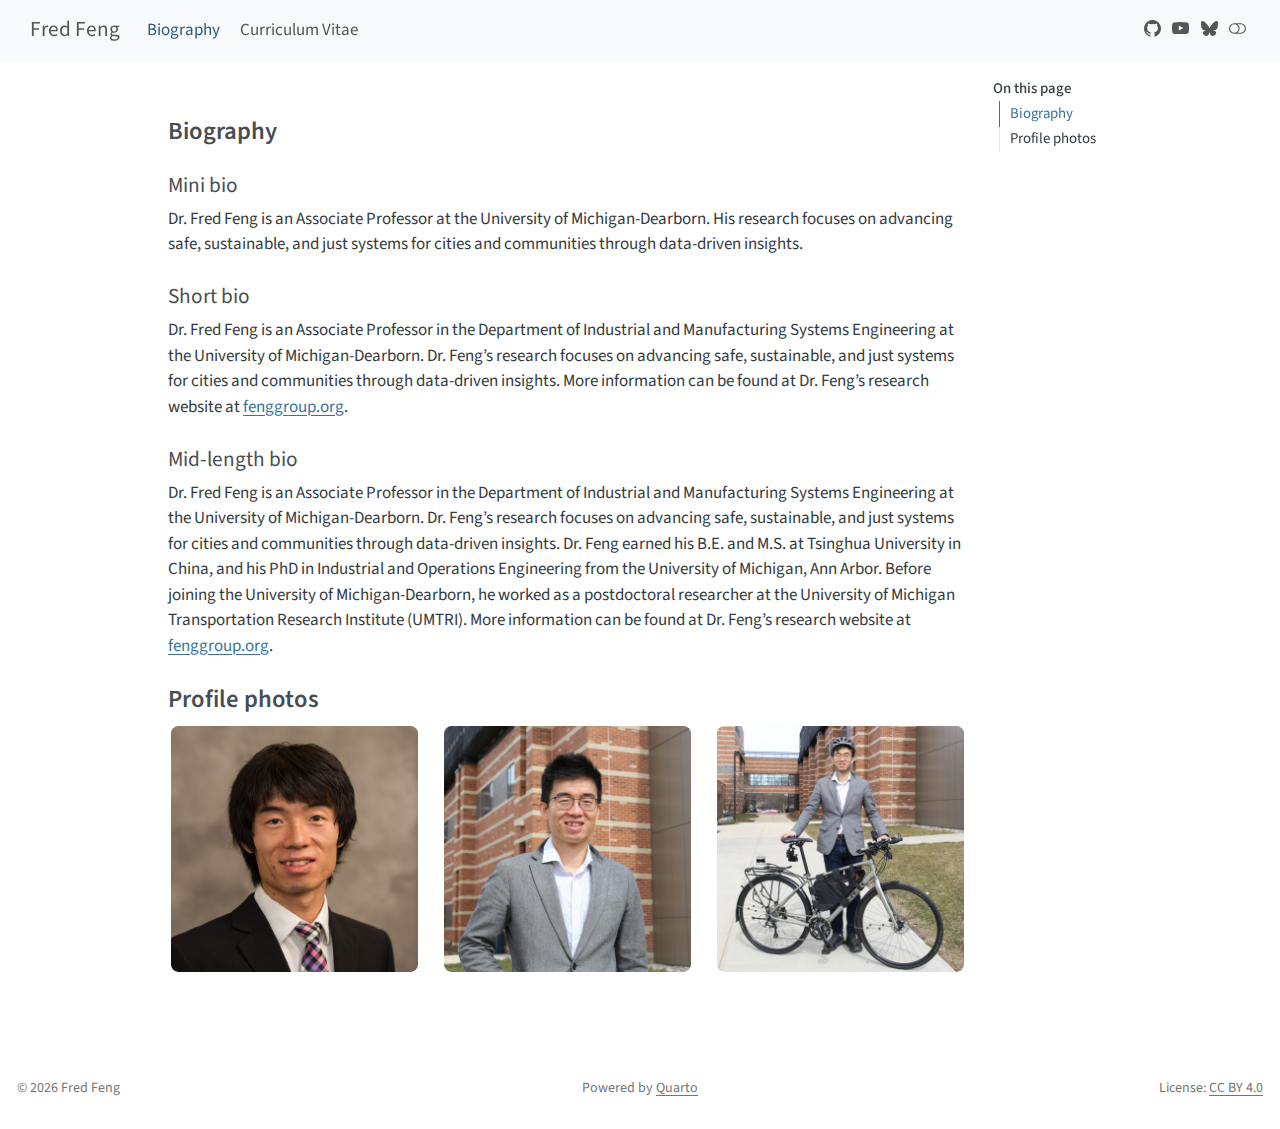
<file: bio/index.html>
<!DOCTYPE html>
<html xmlns="http://www.w3.org/1999/xhtml" lang="en" xml:lang="en"><head>

<meta charset="utf-8">
<meta name="generator" content="quarto-1.8.27">

<meta name="viewport" content="width=device-width, initial-scale=1.0, user-scalable=yes">


<title>index – Fred Feng</title>
<style>
code{white-space: pre-wrap;}
span.smallcaps{font-variant: small-caps;}
div.columns{display: flex; gap: min(4vw, 1.5em);}
div.column{flex: auto; overflow-x: auto;}
div.hanging-indent{margin-left: 1.5em; text-indent: -1.5em;}
ul.task-list{list-style: none;}
ul.task-list li input[type="checkbox"] {
  width: 0.8em;
  margin: 0 0.8em 0.2em -1em; /* quarto-specific, see https://github.com/quarto-dev/quarto-cli/issues/4556 */ 
  vertical-align: middle;
}
</style>


<script src="../site_libs/quarto-nav/quarto-nav.js"></script>
<script src="../site_libs/quarto-nav/headroom.min.js"></script>
<script src="../site_libs/clipboard/clipboard.min.js"></script>
<script src="../site_libs/quarto-html/quarto.js" type="module"></script>
<script src="../site_libs/quarto-html/tabsets/tabsets.js" type="module"></script>
<script src="../site_libs/quarto-html/axe/axe-check.js" type="module"></script>
<script src="../site_libs/quarto-html/popper.min.js"></script>
<script src="../site_libs/quarto-html/tippy.umd.min.js"></script>
<script src="../site_libs/quarto-html/anchor.min.js"></script>
<link href="../site_libs/quarto-html/tippy.css" rel="stylesheet">
<link href="../site_libs/quarto-html/quarto-syntax-highlighting-ed96de9b727972fe78a7b5d16c58bf87.css" rel="stylesheet" class="quarto-color-scheme" id="quarto-text-highlighting-styles">
<link href="../site_libs/quarto-html/quarto-syntax-highlighting-dark-4d9afe2b8d18ee9fa5d0d57b5ed4214d.css" rel="stylesheet" class="quarto-color-scheme quarto-color-alternate" id="quarto-text-highlighting-styles">
<script src="../site_libs/bootstrap/bootstrap.min.js"></script>
<link href="../site_libs/bootstrap/bootstrap-icons.css" rel="stylesheet">
<link href="../site_libs/bootstrap/bootstrap-aad57bd1d84afa8fb2a942901ae76941.min.css" rel="stylesheet" append-hash="true" class="quarto-color-scheme" id="quarto-bootstrap" data-mode="light">
<link href="../site_libs/bootstrap/bootstrap-dark-c880268f13f50ee43ac4b1bda415ae65.min.css" rel="stylesheet" append-hash="true" class="quarto-color-scheme quarto-color-alternate" id="quarto-bootstrap" data-mode="dark">
<script id="quarto-search-options" type="application/json">{
  "language": {
    "search-no-results-text": "No results",
    "search-matching-documents-text": "matching documents",
    "search-copy-link-title": "Copy link to search",
    "search-hide-matches-text": "Hide additional matches",
    "search-more-match-text": "more match in this document",
    "search-more-matches-text": "more matches in this document",
    "search-clear-button-title": "Clear",
    "search-text-placeholder": "",
    "search-detached-cancel-button-title": "Cancel",
    "search-submit-button-title": "Submit",
    "search-label": "Search"
  }
}</script>


<link rel="stylesheet" href="../assets/stylesheets/main.css">
</head>

<body class="nav-fixed quarto-dark"><script id="quarto-html-before-body" type="application/javascript">
    const toggleBodyColorMode = (bsSheetEl) => {
      const mode = bsSheetEl.getAttribute("data-mode");
      const bodyEl = window.document.querySelector("body");
      if (mode === "dark") {
        bodyEl.classList.add("quarto-dark");
        bodyEl.classList.remove("quarto-light");
      } else {
        bodyEl.classList.add("quarto-light");
        bodyEl.classList.remove("quarto-dark");
      }
    }
    const toggleBodyColorPrimary = () => {
      const bsSheetEl = window.document.querySelector("link#quarto-bootstrap:not([rel=disabled-stylesheet])");
      if (bsSheetEl) {
        toggleBodyColorMode(bsSheetEl);
      }
    }
    const setColorSchemeToggle = (alternate) => {
      const toggles = window.document.querySelectorAll('.quarto-color-scheme-toggle');
      for (let i=0; i < toggles.length; i++) {
        const toggle = toggles[i];
        if (toggle) {
          if (alternate) {
            toggle.classList.add("alternate");
          } else {
            toggle.classList.remove("alternate");
          }
        }
      }
    };
    const toggleColorMode = (alternate) => {
      // Switch the stylesheets
      const primaryStylesheets = window.document.querySelectorAll('link.quarto-color-scheme:not(.quarto-color-alternate)');
      const alternateStylesheets = window.document.querySelectorAll('link.quarto-color-scheme.quarto-color-alternate');
      manageTransitions('#quarto-margin-sidebar .nav-link', false);
      if (alternate) {
        // note: dark is layered on light, we don't disable primary!
        enableStylesheet(alternateStylesheets);
        for (const sheetNode of alternateStylesheets) {
          if (sheetNode.id === "quarto-bootstrap") {
            toggleBodyColorMode(sheetNode);
          }
        }
      } else {
        disableStylesheet(alternateStylesheets);
        enableStylesheet(primaryStylesheets)
        toggleBodyColorPrimary();
      }
      manageTransitions('#quarto-margin-sidebar .nav-link', true);
      // Switch the toggles
      setColorSchemeToggle(alternate)
      // Hack to workaround the fact that safari doesn't
      // properly recolor the scrollbar when toggling (#1455)
      if (navigator.userAgent.indexOf('Safari') > 0 && navigator.userAgent.indexOf('Chrome') == -1) {
        manageTransitions("body", false);
        window.scrollTo(0, 1);
        setTimeout(() => {
          window.scrollTo(0, 0);
          manageTransitions("body", true);
        }, 40);
      }
    }
    const disableStylesheet = (stylesheets) => {
      for (let i=0; i < stylesheets.length; i++) {
        const stylesheet = stylesheets[i];
        stylesheet.rel = 'disabled-stylesheet';
      }
    }
    const enableStylesheet = (stylesheets) => {
      for (let i=0; i < stylesheets.length; i++) {
        const stylesheet = stylesheets[i];
        if(stylesheet.rel !== 'stylesheet') { // for Chrome, which will still FOUC without this check
          stylesheet.rel = 'stylesheet';
        }
      }
    }
    const manageTransitions = (selector, allowTransitions) => {
      const els = window.document.querySelectorAll(selector);
      for (let i=0; i < els.length; i++) {
        const el = els[i];
        if (allowTransitions) {
          el.classList.remove('notransition');
        } else {
          el.classList.add('notransition');
        }
      }
    }
    const isFileUrl = () => {
      return window.location.protocol === 'file:';
    }
    const hasAlternateSentinel = () => {
      let styleSentinel = getColorSchemeSentinel();
      if (styleSentinel !== null) {
        return styleSentinel === "alternate";
      } else {
        return false;
      }
    }
    const setStyleSentinel = (alternate) => {
      const value = alternate ? "alternate" : "default";
      if (!isFileUrl()) {
        window.localStorage.setItem("quarto-color-scheme", value);
      } else {
        localAlternateSentinel = value;
      }
    }
    const getColorSchemeSentinel = () => {
      if (!isFileUrl()) {
        const storageValue = window.localStorage.getItem("quarto-color-scheme");
        return storageValue != null ? storageValue : localAlternateSentinel;
      } else {
        return localAlternateSentinel;
      }
    }
    const toggleGiscusIfUsed = (isAlternate, darkModeDefault) => {
      const baseTheme = document.querySelector('#giscus-base-theme')?.value ?? 'light';
      const alternateTheme = document.querySelector('#giscus-alt-theme')?.value ?? 'dark';
      let newTheme = '';
      if(authorPrefersDark) {
        newTheme = isAlternate ? baseTheme : alternateTheme;
      } else {
        newTheme = isAlternate ? alternateTheme : baseTheme;
      }
      const changeGiscusTheme = () => {
        // From: https://github.com/giscus/giscus/issues/336
        const sendMessage = (message) => {
          const iframe = document.querySelector('iframe.giscus-frame');
          if (!iframe) return;
          iframe.contentWindow.postMessage({ giscus: message }, 'https://giscus.app');
        }
        sendMessage({
          setConfig: {
            theme: newTheme
          }
        });
      }
      const isGiscussLoaded = window.document.querySelector('iframe.giscus-frame') !== null;
      if (isGiscussLoaded) {
        changeGiscusTheme();
      }
    };
    const authorPrefersDark = true;
    const queryPrefersDark = window.matchMedia('(prefers-color-scheme: dark)');
    const darkModeDefault = queryPrefersDark.matches;
    let localAlternateSentinel = darkModeDefault ? 'alternate' : 'default';
    // Dark / light mode switch
    window.quartoToggleColorScheme = () => {
      // Read the current dark / light value
      let toAlternate = !hasAlternateSentinel();
      toggleColorMode(toAlternate);
      setStyleSentinel(toAlternate);
      toggleGiscusIfUsed(toAlternate, darkModeDefault);
      window.dispatchEvent(new Event('resize'));
    };
    queryPrefersDark.addEventListener("change", e => {
      if(window.localStorage.getItem("quarto-color-scheme") !== null)
        return;
      const alternate = e.matches
      toggleColorMode(alternate);
      localAlternateSentinel = e.matches ? 'alternate' : 'default'; // this is used alongside local storage!
      toggleGiscusIfUsed(alternate, darkModeDefault);
    });
    // Switch to dark mode if need be
    if (hasAlternateSentinel()) {
      toggleColorMode(true);
    } else {
      toggleColorMode(false);
    }
  </script>

<div id="quarto-search-results"></div>
  <header id="quarto-header" class="headroom fixed-top">
    <nav class="navbar navbar-expand-lg " data-bs-theme="dark">
      <div class="navbar-container container-fluid">
      <div class="navbar-brand-container mx-auto">
    <a class="navbar-brand" href="../index.html">
    <span class="navbar-title">Fred Feng</span>
    </a>
  </div>
          <button class="navbar-toggler" type="button" data-bs-toggle="collapse" data-bs-target="#navbarCollapse" aria-controls="navbarCollapse" role="menu" aria-expanded="false" aria-label="Toggle navigation" onclick="if (window.quartoToggleHeadroom) { window.quartoToggleHeadroom(); }">
  <span class="navbar-toggler-icon"></span>
</button>
          <div class="collapse navbar-collapse" id="navbarCollapse">
            <ul class="navbar-nav navbar-nav-scroll me-auto">
  <li class="nav-item">
    <a class="nav-link active" href="../bio/index.html" aria-current="page"> 
<span class="menu-text">Biography</span></a>
  </li>  
  <li class="nav-item">
    <a class="nav-link" href="../cv/index.html"> 
<span class="menu-text">Curriculum Vitae</span></a>
  </li>  
</ul>
          </div> <!-- /navcollapse -->
            <div class="quarto-navbar-tools tools-wide">
    <a href="https://github.com/frfeng" rel="noopener noreferrer" title="GitHub" class="quarto-navigation-tool px-1" aria-label="GitHub" target="_blank"><i class="bi bi-github"></i></a>
    <a href="https://www.youtube.com/@drfredfeng" rel="noopener noreferrer" title="YouTube" class="quarto-navigation-tool px-1" aria-label="YouTube" target="_blank"><i class="bi bi-youtube"></i></a>
    <a href="https://bsky.app/profile/fredfeng.bsky.social" rel="noopener noreferrer" title="Bluesky" class="quarto-navigation-tool px-1" aria-label="Bluesky" target="_blank"><i class="bi bi-bluesky"></i></a>
  <a href="" class="quarto-color-scheme-toggle quarto-navigation-tool  px-1" onclick="window.quartoToggleColorScheme(); return false;" title="Toggle dark mode"><i class="bi"></i></a>
</div>
      </div> <!-- /container-fluid -->
    </nav>
</header>
<!-- content -->
<div id="quarto-content" class="quarto-container page-columns page-rows-contents page-layout-article page-navbar">
<!-- sidebar -->
<!-- margin-sidebar -->
    <div id="quarto-margin-sidebar" class="sidebar margin-sidebar">
        <nav id="TOC" role="doc-toc" class="toc-active">
    <h2 id="toc-title">On this page</h2>
   
  <ul>
  <li><a href="#biography" id="toc-biography" class="nav-link active" data-scroll-target="#biography">Biography</a></li>
  <li><a href="#profile-photos" id="toc-profile-photos" class="nav-link" data-scroll-target="#profile-photos">Profile photos</a></li>
  </ul>
</nav>
    </div>
<!-- main -->
<main class="content" id="quarto-document-content"><header id="title-block-header" class="quarto-title-block"></header>





<section id="biography" class="level3">
<h3 class="anchored" data-anchor-id="biography">Biography</h3>
<section id="mini-bio" class="level4">
<h4 class="anchored" data-anchor-id="mini-bio">Mini bio</h4>
<p>Dr.&nbsp;Fred Feng is an Associate Professor at the University of Michigan-Dearborn. His research focuses on advancing safe, sustainable, and just systems for cities and communities through data-driven insights.</p>
</section>
<section id="short-bio" class="level4">
<h4 class="anchored" data-anchor-id="short-bio">Short bio</h4>
<p>Dr.&nbsp;Fred Feng is an Associate Professor in the Department of Industrial and Manufacturing Systems Engineering at the University of Michigan-Dearborn. Dr.&nbsp;Feng’s research focuses on advancing safe, sustainable, and just systems for cities and communities through data-driven insights. More information can be found at Dr.&nbsp;Feng’s research website at <a href="https://fenggroup.org">fenggroup.org</a>.</p>
</section>
<section id="mid-length-bio" class="level4">
<h4 class="anchored" data-anchor-id="mid-length-bio">Mid-length bio</h4>
<p>Dr.&nbsp;Fred Feng is an Associate Professor in the Department of Industrial and Manufacturing Systems Engineering at the University of Michigan-Dearborn. Dr.&nbsp;Feng’s research focuses on advancing safe, sustainable, and just systems for cities and communities through data-driven insights. Dr.&nbsp;Feng earned his B.E. and M.S. at Tsinghua University in China, and his PhD in Industrial and Operations Engineering from the University of Michigan, Ann Arbor. Before joining the University of Michigan-Dearborn, he worked as a postdoctoral researcher at the University of Michigan Transportation Research Institute (UMTRI). More information can be found at Dr.&nbsp;Feng’s research website at <a href="https://fenggroup.org">fenggroup.org</a>.</p>
</section>
</section>
<section id="profile-photos" class="level3">
<h3 class="anchored" data-anchor-id="profile-photos">Profile photos</h3>
<div class="quarto-layout-panel" data-layout="[0.33, 0.33, 0.33]">
<div class="quarto-layout-row">
<div id="profile-img-gallery" class="quarto-layout-cell" style="flex-basis: 33.3%;justify-content: center;">
<p><a href="../assets/images/fredfeng-1.jpg" target="_blank"><img src="../assets/images/fredfeng-1.jpg" class="img-fluid"></a></p>
</div>
<div id="profile-img-gallery" class="quarto-layout-cell" style="flex-basis: 33.3%;justify-content: center;">
<p><a href="../assets/images/fredfeng-2.jpg" target="_blank"><img src="../assets/images/fredfeng-2.jpg" class="img-fluid"></a></p>
</div>
<div id="profile-img-gallery" class="quarto-layout-cell" style="flex-basis: 33.3%;justify-content: center;">
<p><a href="../assets/images/fredfeng-bike.jpg" target="_blank"><img src="../assets/images/fredfeng-bike.jpg" class="img-fluid"></a></p>
</div>
</div>
</div>


</section>

</main> <!-- /main -->
<script id="quarto-html-after-body" type="application/javascript">
  window.document.addEventListener("DOMContentLoaded", function (event) {
    // Ensure there is a toggle, if there isn't float one in the top right
    if (window.document.querySelector('.quarto-color-scheme-toggle') === null) {
      const a = window.document.createElement('a');
      a.classList.add('top-right');
      a.classList.add('quarto-color-scheme-toggle');
      a.href = "";
      a.onclick = function() { try { window.quartoToggleColorScheme(); } catch {} return false; };
      const i = window.document.createElement("i");
      i.classList.add('bi');
      a.appendChild(i);
      window.document.body.appendChild(a);
    }
    setColorSchemeToggle(hasAlternateSentinel())
    const icon = "";
    const anchorJS = new window.AnchorJS();
    anchorJS.options = {
      placement: 'right',
      icon: icon
    };
    anchorJS.add('.anchored');
    const isCodeAnnotation = (el) => {
      for (const clz of el.classList) {
        if (clz.startsWith('code-annotation-')) {                     
          return true;
        }
      }
      return false;
    }
    const onCopySuccess = function(e) {
      // button target
      const button = e.trigger;
      // don't keep focus
      button.blur();
      // flash "checked"
      button.classList.add('code-copy-button-checked');
      var currentTitle = button.getAttribute("title");
      button.setAttribute("title", "Copied!");
      let tooltip;
      if (window.bootstrap) {
        button.setAttribute("data-bs-toggle", "tooltip");
        button.setAttribute("data-bs-placement", "left");
        button.setAttribute("data-bs-title", "Copied!");
        tooltip = new bootstrap.Tooltip(button, 
          { trigger: "manual", 
            customClass: "code-copy-button-tooltip",
            offset: [0, -8]});
        tooltip.show();    
      }
      setTimeout(function() {
        if (tooltip) {
          tooltip.hide();
          button.removeAttribute("data-bs-title");
          button.removeAttribute("data-bs-toggle");
          button.removeAttribute("data-bs-placement");
        }
        button.setAttribute("title", currentTitle);
        button.classList.remove('code-copy-button-checked');
      }, 1000);
      // clear code selection
      e.clearSelection();
    }
    const getTextToCopy = function(trigger) {
      const outerScaffold = trigger.parentElement.cloneNode(true);
      const codeEl = outerScaffold.querySelector('code');
      for (const childEl of codeEl.children) {
        if (isCodeAnnotation(childEl)) {
          childEl.remove();
        }
      }
      return codeEl.innerText;
    }
    const clipboard = new window.ClipboardJS('.code-copy-button:not([data-in-quarto-modal])', {
      text: getTextToCopy
    });
    clipboard.on('success', onCopySuccess);
    if (window.document.getElementById('quarto-embedded-source-code-modal')) {
      const clipboardModal = new window.ClipboardJS('.code-copy-button[data-in-quarto-modal]', {
        text: getTextToCopy,
        container: window.document.getElementById('quarto-embedded-source-code-modal')
      });
      clipboardModal.on('success', onCopySuccess);
    }
      var localhostRegex = new RegExp(/^(?:http|https):\/\/localhost\:?[0-9]*\//);
      var mailtoRegex = new RegExp(/^mailto:/);
        var filterRegex = new RegExp("https:\/\/fenggroup\.org\/fredfeng");
      var isInternal = (href) => {
          return filterRegex.test(href) || localhostRegex.test(href) || mailtoRegex.test(href);
      }
      // Inspect non-navigation links and adorn them if external
     var links = window.document.querySelectorAll('a[href]:not(.nav-link):not(.navbar-brand):not(.toc-action):not(.sidebar-link):not(.sidebar-item-toggle):not(.pagination-link):not(.no-external):not([aria-hidden]):not(.dropdown-item):not(.quarto-navigation-tool):not(.about-link)');
      for (var i=0; i<links.length; i++) {
        const link = links[i];
        if (!isInternal(link.href)) {
          // undo the damage that might have been done by quarto-nav.js in the case of
          // links that we want to consider external
          if (link.dataset.originalHref !== undefined) {
            link.href = link.dataset.originalHref;
          }
        }
      }
    function tippyHover(el, contentFn, onTriggerFn, onUntriggerFn) {
      const config = {
        allowHTML: true,
        maxWidth: 500,
        delay: 100,
        arrow: false,
        appendTo: function(el) {
            return el.parentElement;
        },
        interactive: true,
        interactiveBorder: 10,
        theme: 'quarto',
        placement: 'bottom-start',
      };
      if (contentFn) {
        config.content = contentFn;
      }
      if (onTriggerFn) {
        config.onTrigger = onTriggerFn;
      }
      if (onUntriggerFn) {
        config.onUntrigger = onUntriggerFn;
      }
      window.tippy(el, config); 
    }
    const noterefs = window.document.querySelectorAll('a[role="doc-noteref"]');
    for (var i=0; i<noterefs.length; i++) {
      const ref = noterefs[i];
      tippyHover(ref, function() {
        // use id or data attribute instead here
        let href = ref.getAttribute('data-footnote-href') || ref.getAttribute('href');
        try { href = new URL(href).hash; } catch {}
        const id = href.replace(/^#\/?/, "");
        const note = window.document.getElementById(id);
        if (note) {
          return note.innerHTML;
        } else {
          return "";
        }
      });
    }
    const xrefs = window.document.querySelectorAll('a.quarto-xref');
    const processXRef = (id, note) => {
      // Strip column container classes
      const stripColumnClz = (el) => {
        el.classList.remove("page-full", "page-columns");
        if (el.children) {
          for (const child of el.children) {
            stripColumnClz(child);
          }
        }
      }
      stripColumnClz(note)
      if (id === null || id.startsWith('sec-')) {
        // Special case sections, only their first couple elements
        const container = document.createElement("div");
        if (note.children && note.children.length > 2) {
          container.appendChild(note.children[0].cloneNode(true));
          for (let i = 1; i < note.children.length; i++) {
            const child = note.children[i];
            if (child.tagName === "P" && child.innerText === "") {
              continue;
            } else {
              container.appendChild(child.cloneNode(true));
              break;
            }
          }
          if (window.Quarto?.typesetMath) {
            window.Quarto.typesetMath(container);
          }
          return container.innerHTML
        } else {
          if (window.Quarto?.typesetMath) {
            window.Quarto.typesetMath(note);
          }
          return note.innerHTML;
        }
      } else {
        // Remove any anchor links if they are present
        const anchorLink = note.querySelector('a.anchorjs-link');
        if (anchorLink) {
          anchorLink.remove();
        }
        if (window.Quarto?.typesetMath) {
          window.Quarto.typesetMath(note);
        }
        if (note.classList.contains("callout")) {
          return note.outerHTML;
        } else {
          return note.innerHTML;
        }
      }
    }
    for (var i=0; i<xrefs.length; i++) {
      const xref = xrefs[i];
      tippyHover(xref, undefined, function(instance) {
        instance.disable();
        let url = xref.getAttribute('href');
        let hash = undefined; 
        if (url.startsWith('#')) {
          hash = url;
        } else {
          try { hash = new URL(url).hash; } catch {}
        }
        if (hash) {
          const id = hash.replace(/^#\/?/, "");
          const note = window.document.getElementById(id);
          if (note !== null) {
            try {
              const html = processXRef(id, note.cloneNode(true));
              instance.setContent(html);
            } finally {
              instance.enable();
              instance.show();
            }
          } else {
            // See if we can fetch this
            fetch(url.split('#')[0])
            .then(res => res.text())
            .then(html => {
              const parser = new DOMParser();
              const htmlDoc = parser.parseFromString(html, "text/html");
              const note = htmlDoc.getElementById(id);
              if (note !== null) {
                const html = processXRef(id, note);
                instance.setContent(html);
              } 
            }).finally(() => {
              instance.enable();
              instance.show();
            });
          }
        } else {
          // See if we can fetch a full url (with no hash to target)
          // This is a special case and we should probably do some content thinning / targeting
          fetch(url)
          .then(res => res.text())
          .then(html => {
            const parser = new DOMParser();
            const htmlDoc = parser.parseFromString(html, "text/html");
            const note = htmlDoc.querySelector('main.content');
            if (note !== null) {
              // This should only happen for chapter cross references
              // (since there is no id in the URL)
              // remove the first header
              if (note.children.length > 0 && note.children[0].tagName === "HEADER") {
                note.children[0].remove();
              }
              const html = processXRef(null, note);
              instance.setContent(html);
            } 
          }).finally(() => {
            instance.enable();
            instance.show();
          });
        }
      }, function(instance) {
      });
    }
        let selectedAnnoteEl;
        const selectorForAnnotation = ( cell, annotation) => {
          let cellAttr = 'data-code-cell="' + cell + '"';
          let lineAttr = 'data-code-annotation="' +  annotation + '"';
          const selector = 'span[' + cellAttr + '][' + lineAttr + ']';
          return selector;
        }
        const selectCodeLines = (annoteEl) => {
          const doc = window.document;
          const targetCell = annoteEl.getAttribute("data-target-cell");
          const targetAnnotation = annoteEl.getAttribute("data-target-annotation");
          const annoteSpan = window.document.querySelector(selectorForAnnotation(targetCell, targetAnnotation));
          const lines = annoteSpan.getAttribute("data-code-lines").split(",");
          const lineIds = lines.map((line) => {
            return targetCell + "-" + line;
          })
          let top = null;
          let height = null;
          let parent = null;
          if (lineIds.length > 0) {
              //compute the position of the single el (top and bottom and make a div)
              const el = window.document.getElementById(lineIds[0]);
              top = el.offsetTop;
              height = el.offsetHeight;
              parent = el.parentElement.parentElement;
            if (lineIds.length > 1) {
              const lastEl = window.document.getElementById(lineIds[lineIds.length - 1]);
              const bottom = lastEl.offsetTop + lastEl.offsetHeight;
              height = bottom - top;
            }
            if (top !== null && height !== null && parent !== null) {
              // cook up a div (if necessary) and position it 
              let div = window.document.getElementById("code-annotation-line-highlight");
              if (div === null) {
                div = window.document.createElement("div");
                div.setAttribute("id", "code-annotation-line-highlight");
                div.style.position = 'absolute';
                parent.appendChild(div);
              }
              div.style.top = top - 2 + "px";
              div.style.height = height + 4 + "px";
              div.style.left = 0;
              let gutterDiv = window.document.getElementById("code-annotation-line-highlight-gutter");
              if (gutterDiv === null) {
                gutterDiv = window.document.createElement("div");
                gutterDiv.setAttribute("id", "code-annotation-line-highlight-gutter");
                gutterDiv.style.position = 'absolute';
                const codeCell = window.document.getElementById(targetCell);
                const gutter = codeCell.querySelector('.code-annotation-gutter');
                gutter.appendChild(gutterDiv);
              }
              gutterDiv.style.top = top - 2 + "px";
              gutterDiv.style.height = height + 4 + "px";
            }
            selectedAnnoteEl = annoteEl;
          }
        };
        const unselectCodeLines = () => {
          const elementsIds = ["code-annotation-line-highlight", "code-annotation-line-highlight-gutter"];
          elementsIds.forEach((elId) => {
            const div = window.document.getElementById(elId);
            if (div) {
              div.remove();
            }
          });
          selectedAnnoteEl = undefined;
        };
          // Handle positioning of the toggle
      window.addEventListener(
        "resize",
        throttle(() => {
          elRect = undefined;
          if (selectedAnnoteEl) {
            selectCodeLines(selectedAnnoteEl);
          }
        }, 10)
      );
      function throttle(fn, ms) {
      let throttle = false;
      let timer;
        return (...args) => {
          if(!throttle) { // first call gets through
              fn.apply(this, args);
              throttle = true;
          } else { // all the others get throttled
              if(timer) clearTimeout(timer); // cancel #2
              timer = setTimeout(() => {
                fn.apply(this, args);
                timer = throttle = false;
              }, ms);
          }
        };
      }
        // Attach click handler to the DT
        const annoteDls = window.document.querySelectorAll('dt[data-target-cell]');
        for (const annoteDlNode of annoteDls) {
          annoteDlNode.addEventListener('click', (event) => {
            const clickedEl = event.target;
            if (clickedEl !== selectedAnnoteEl) {
              unselectCodeLines();
              const activeEl = window.document.querySelector('dt[data-target-cell].code-annotation-active');
              if (activeEl) {
                activeEl.classList.remove('code-annotation-active');
              }
              selectCodeLines(clickedEl);
              clickedEl.classList.add('code-annotation-active');
            } else {
              // Unselect the line
              unselectCodeLines();
              clickedEl.classList.remove('code-annotation-active');
            }
          });
        }
    const findCites = (el) => {
      const parentEl = el.parentElement;
      if (parentEl) {
        const cites = parentEl.dataset.cites;
        if (cites) {
          return {
            el,
            cites: cites.split(' ')
          };
        } else {
          return findCites(el.parentElement)
        }
      } else {
        return undefined;
      }
    };
    var bibliorefs = window.document.querySelectorAll('a[role="doc-biblioref"]');
    for (var i=0; i<bibliorefs.length; i++) {
      const ref = bibliorefs[i];
      const citeInfo = findCites(ref);
      if (citeInfo) {
        tippyHover(citeInfo.el, function() {
          var popup = window.document.createElement('div');
          citeInfo.cites.forEach(function(cite) {
            var citeDiv = window.document.createElement('div');
            citeDiv.classList.add('hanging-indent');
            citeDiv.classList.add('csl-entry');
            var biblioDiv = window.document.getElementById('ref-' + cite);
            if (biblioDiv) {
              citeDiv.innerHTML = biblioDiv.innerHTML;
            }
            popup.appendChild(citeDiv);
          });
          return popup.innerHTML;
        });
      }
    }
  });
  </script>
</div> <!-- /content -->
<footer class="footer">
  <div class="nav-footer">
    <div class="nav-footer-left">
<p>© <span id="current-year"></span> Fred Feng</p>
</div>   
    <div class="nav-footer-center">
<p>Powered by <a href="https://quarto.org" target="_blank">Quarto</a></p>
</div>
    <div class="nav-footer-right">
<p>License: <a href="https://creativecommons.org/licenses/by/4.0/" target="_blank">CC BY 4.0</a></p>
</div>
  </div>
</footer>
<script id="quarto-current-year" type="text/javascript">
  document.addEventListener("DOMContentLoaded", function () {
    const currentYear = new Date().getFullYear();
    document.getElementById('current-year').textContent = currentYear;
  });
</script>




</body></html>
</file>
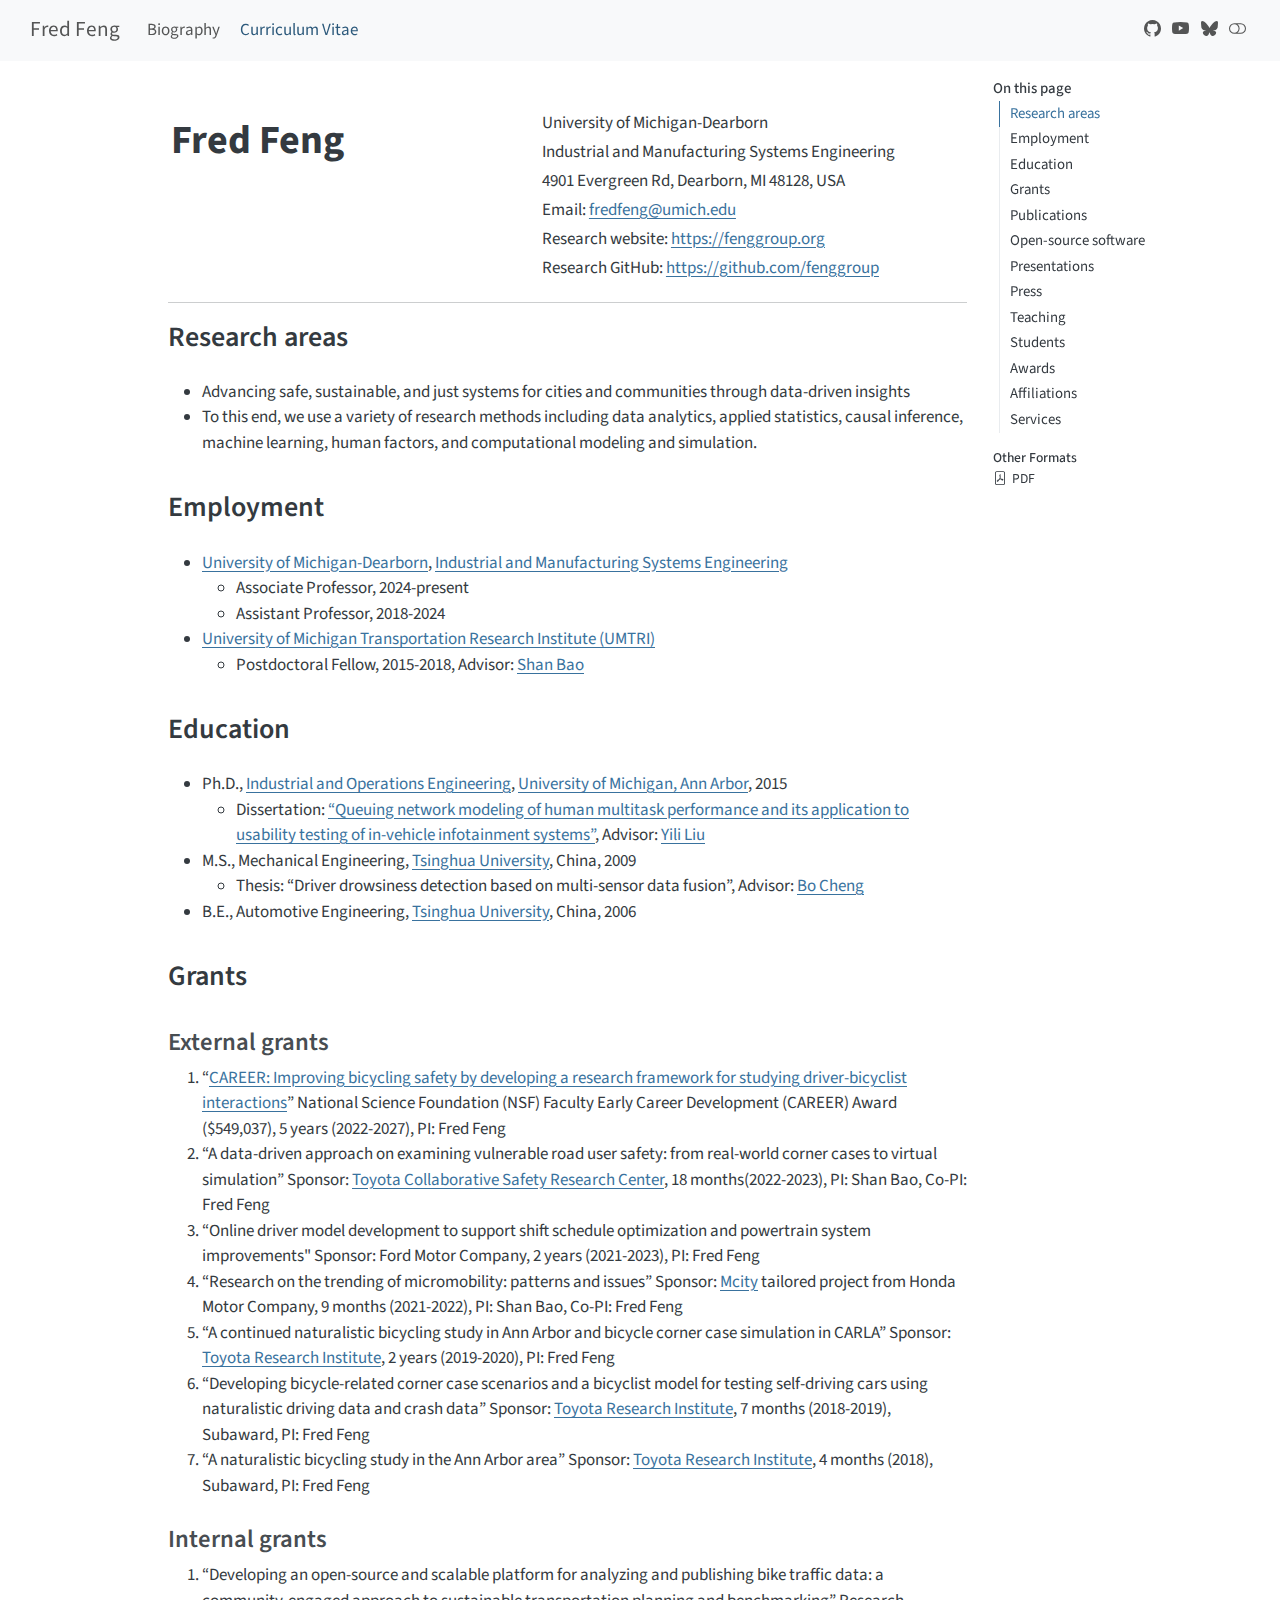
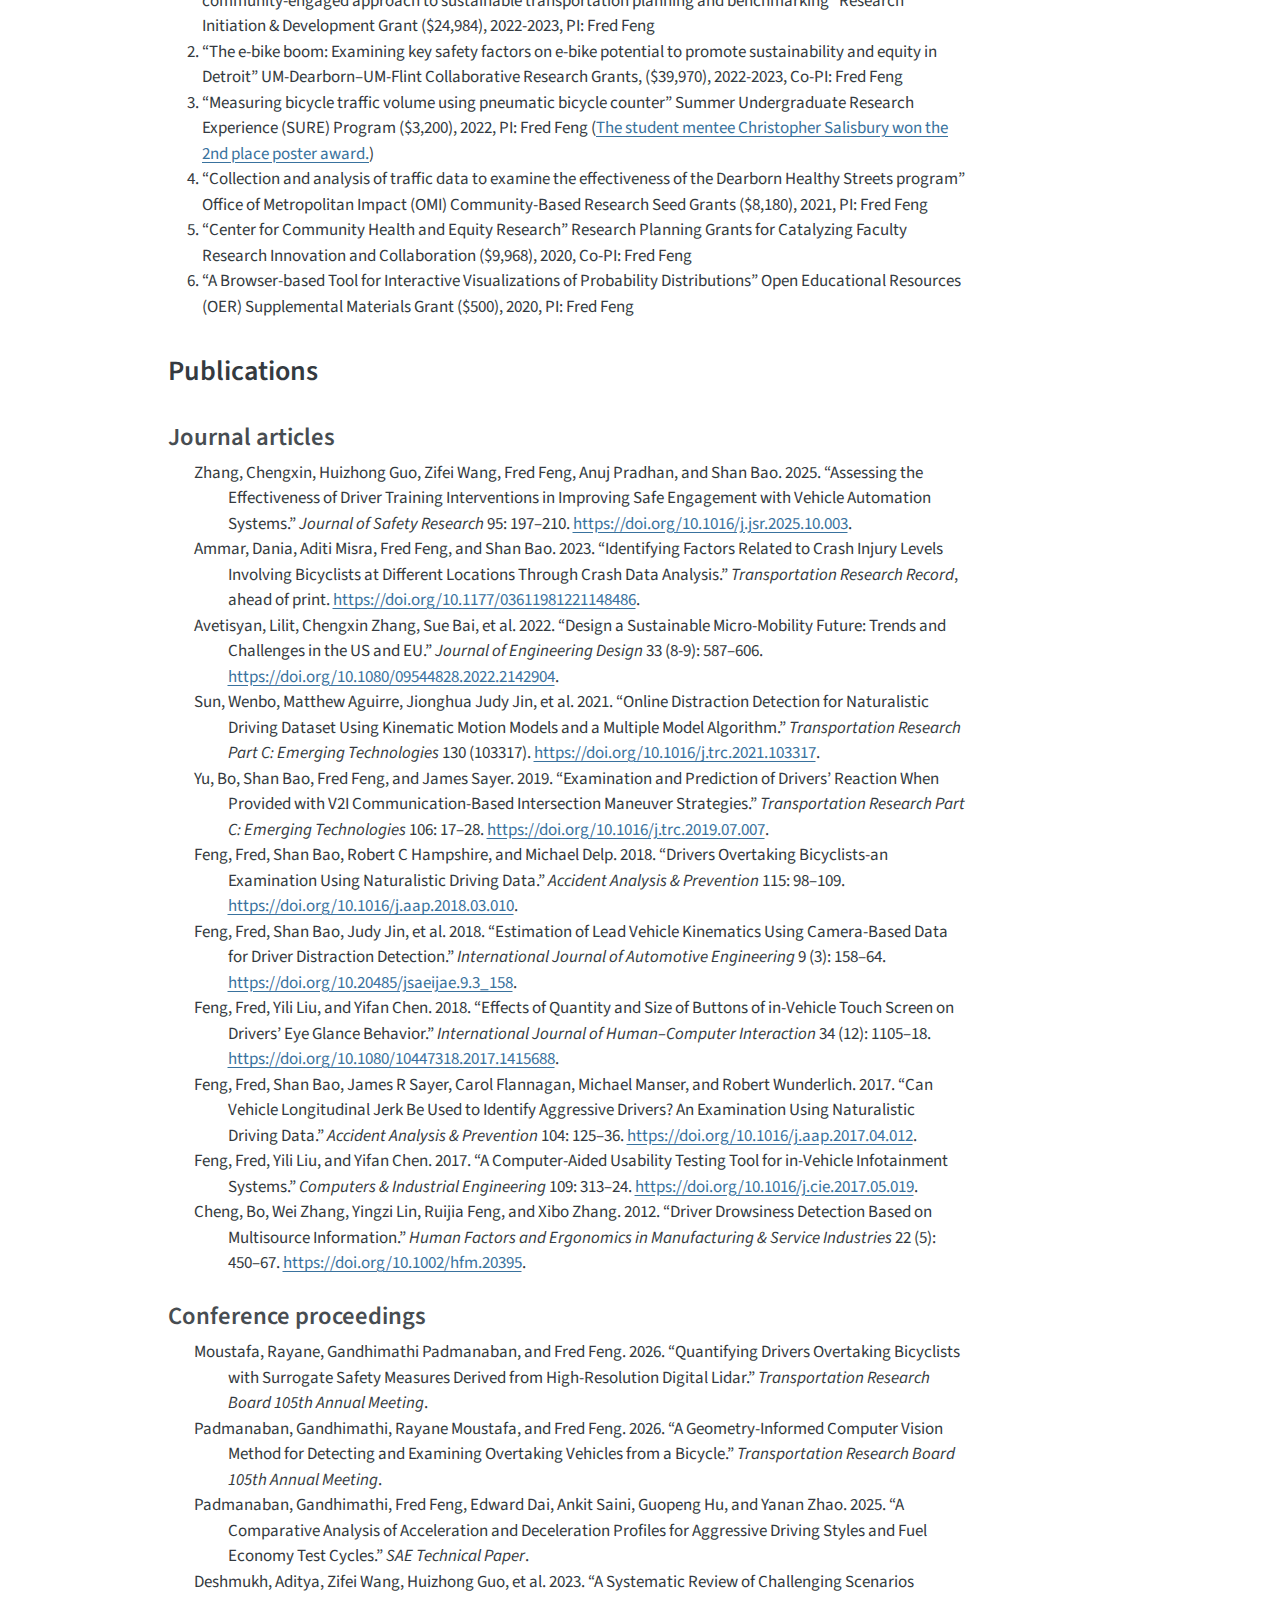
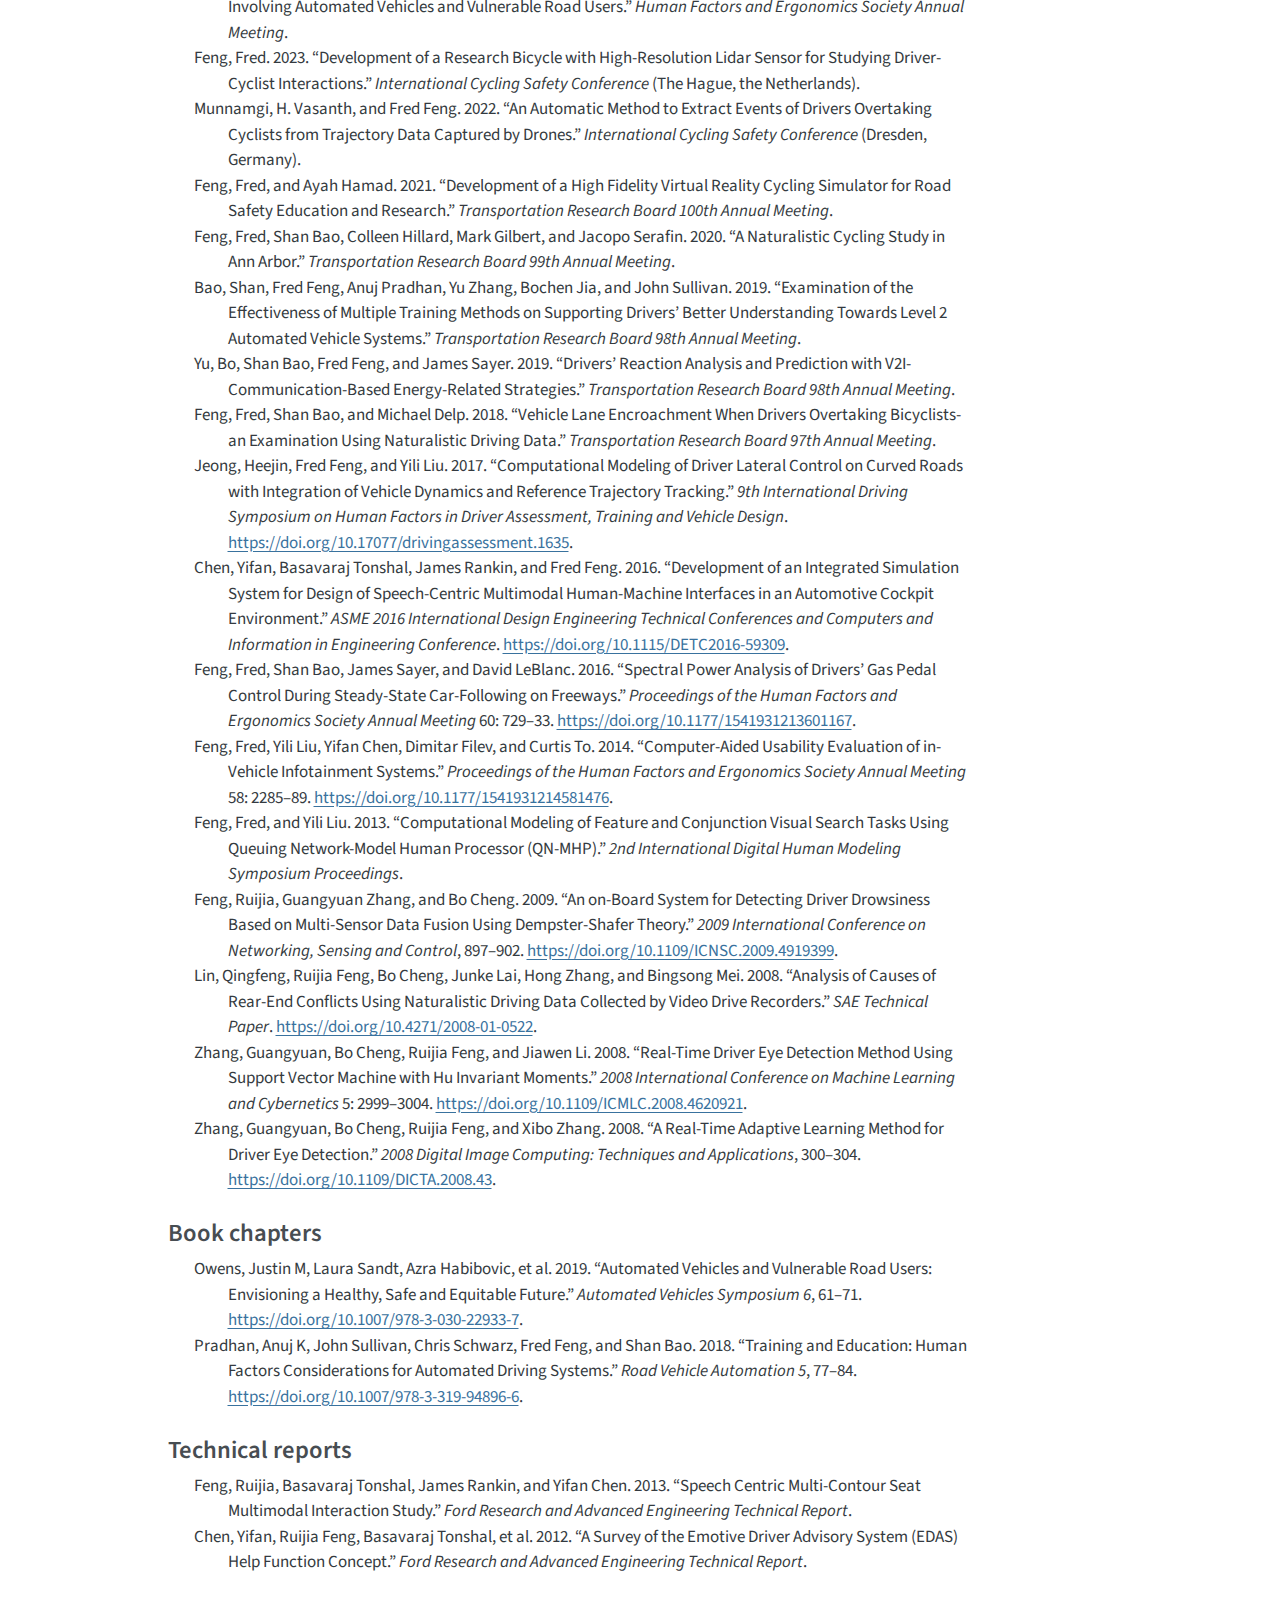
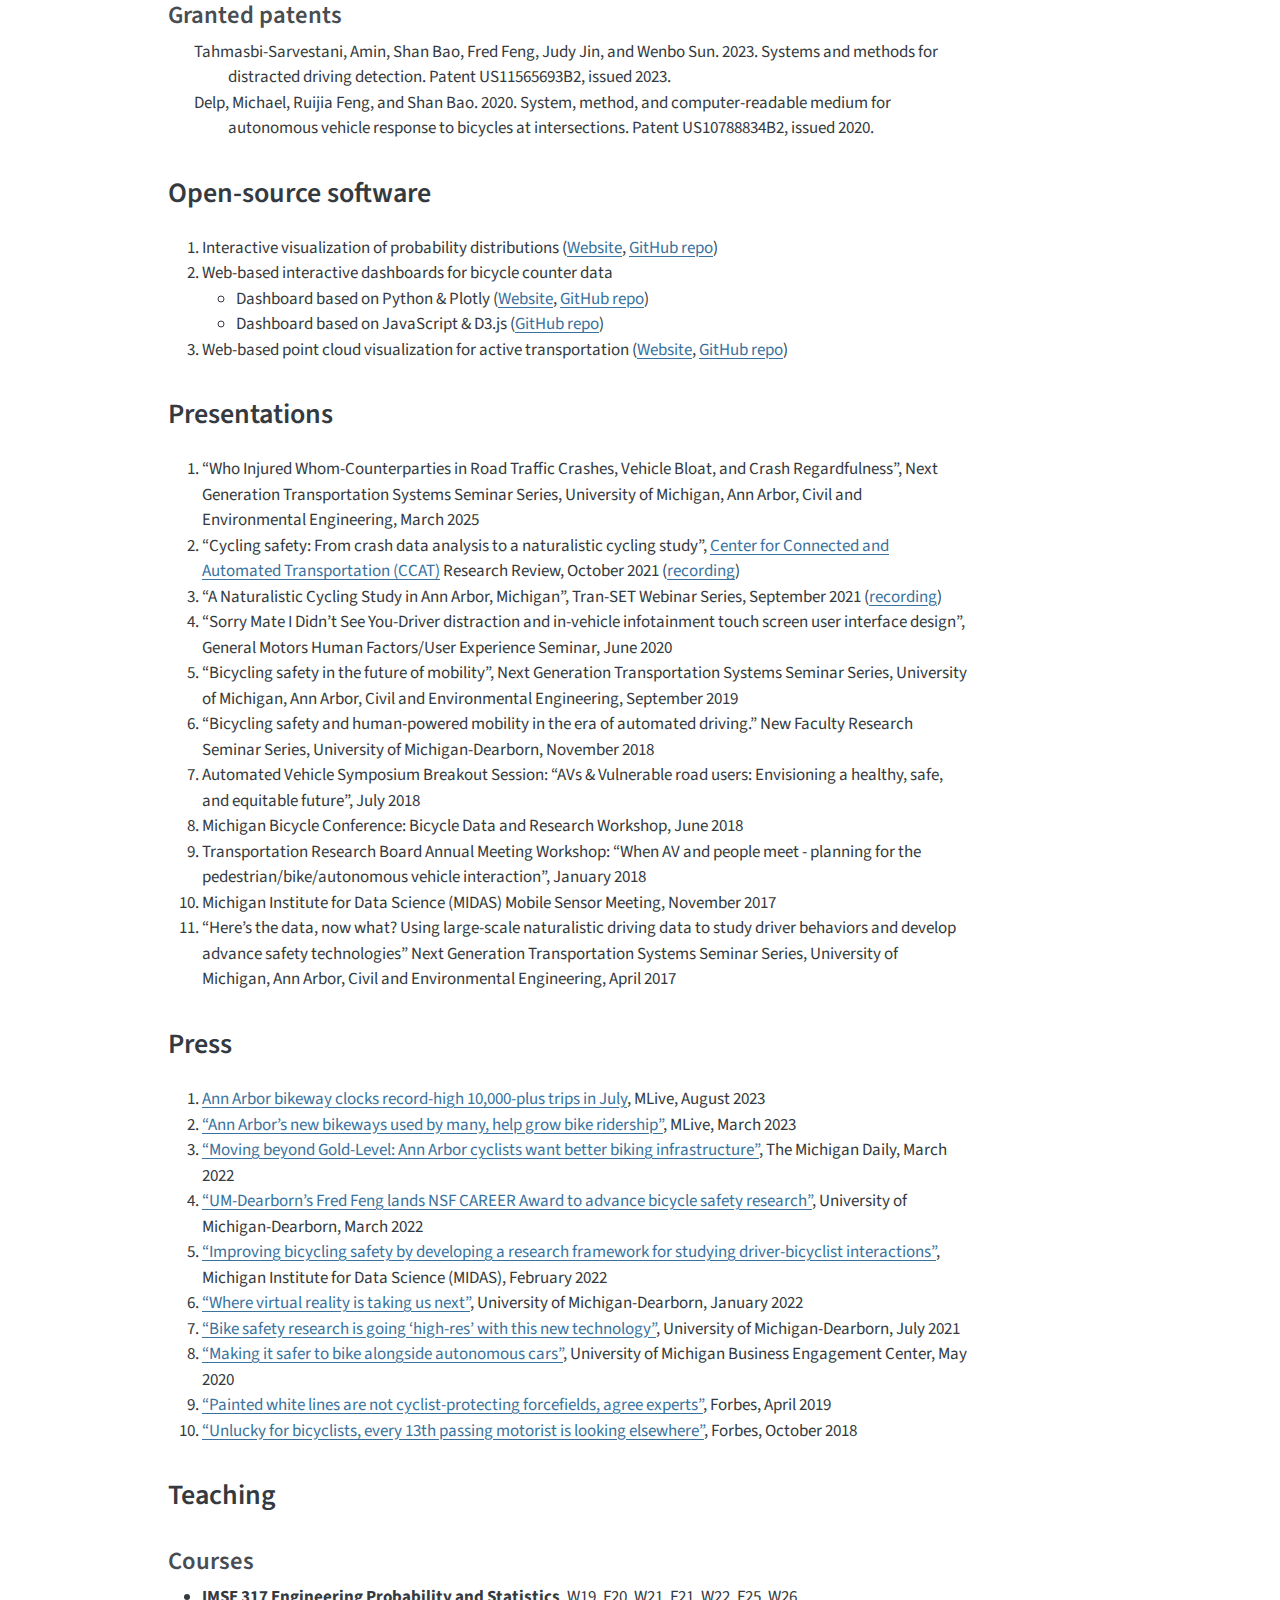
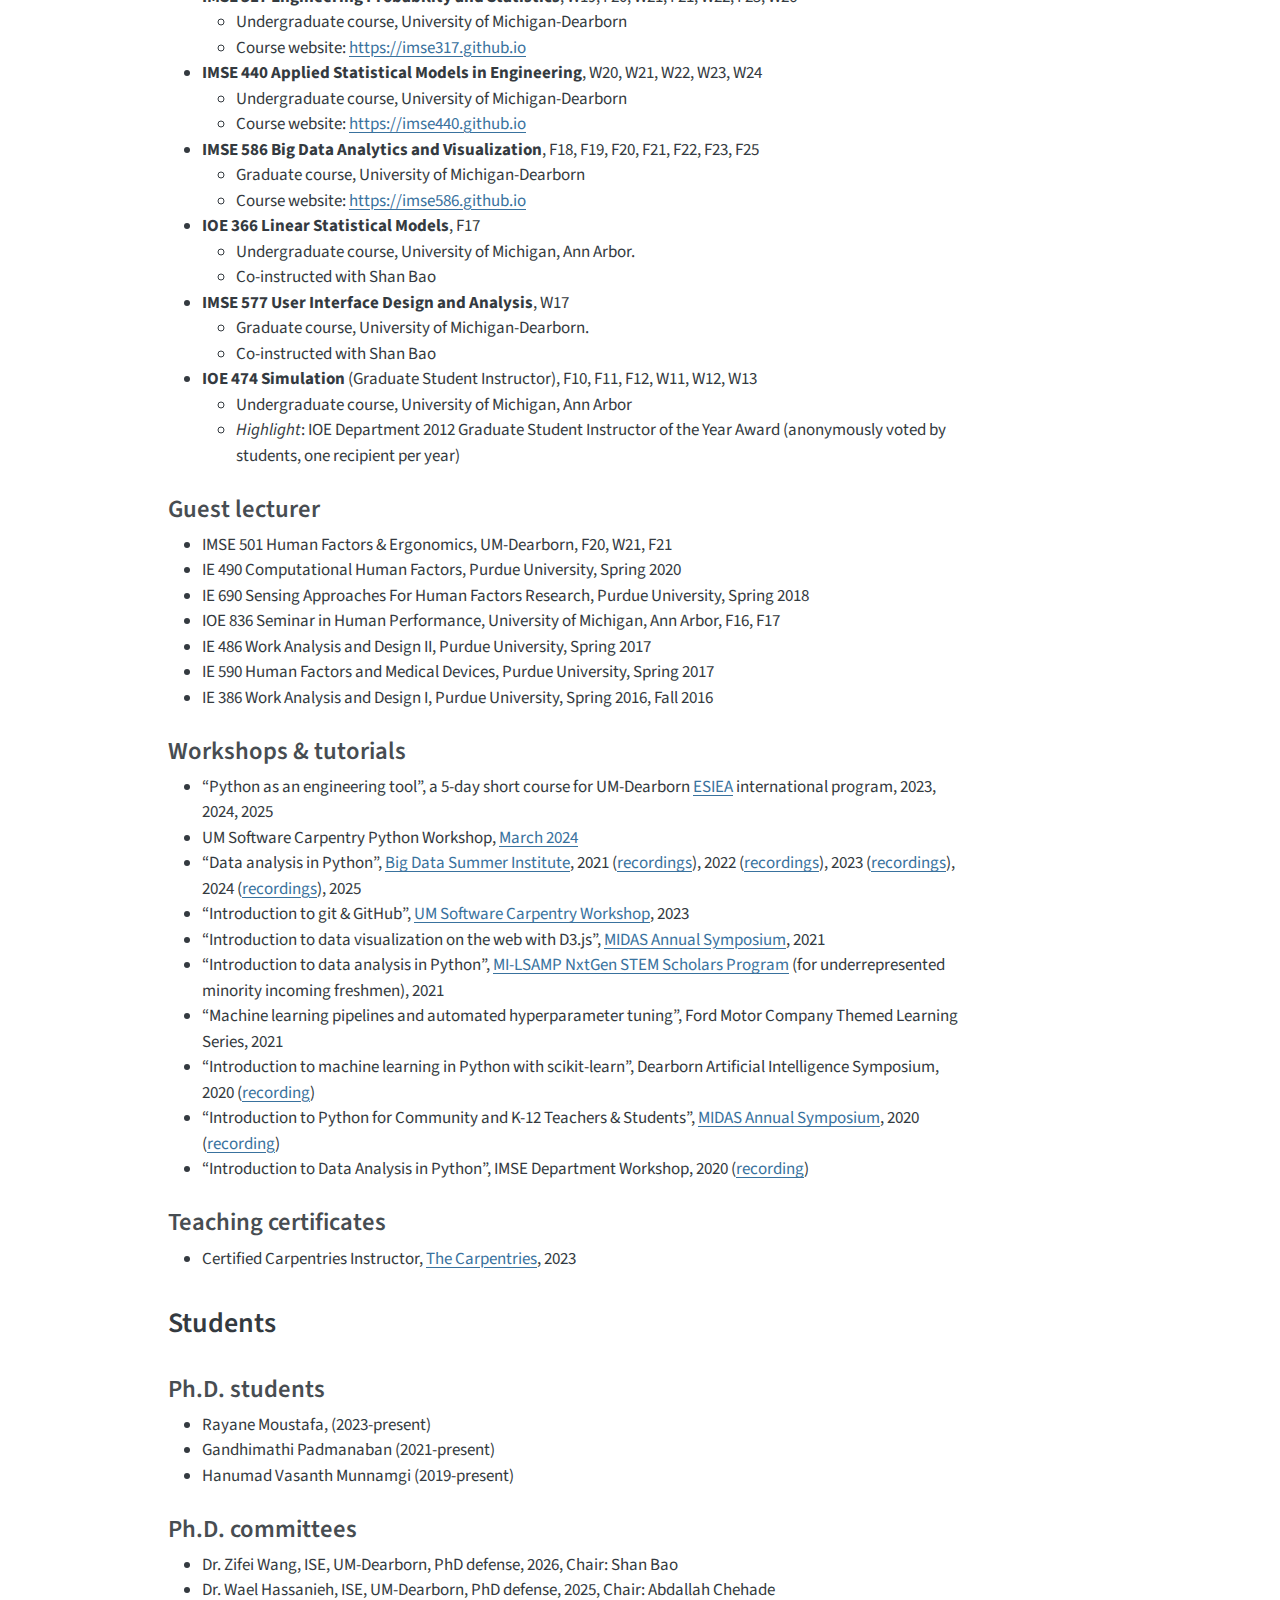
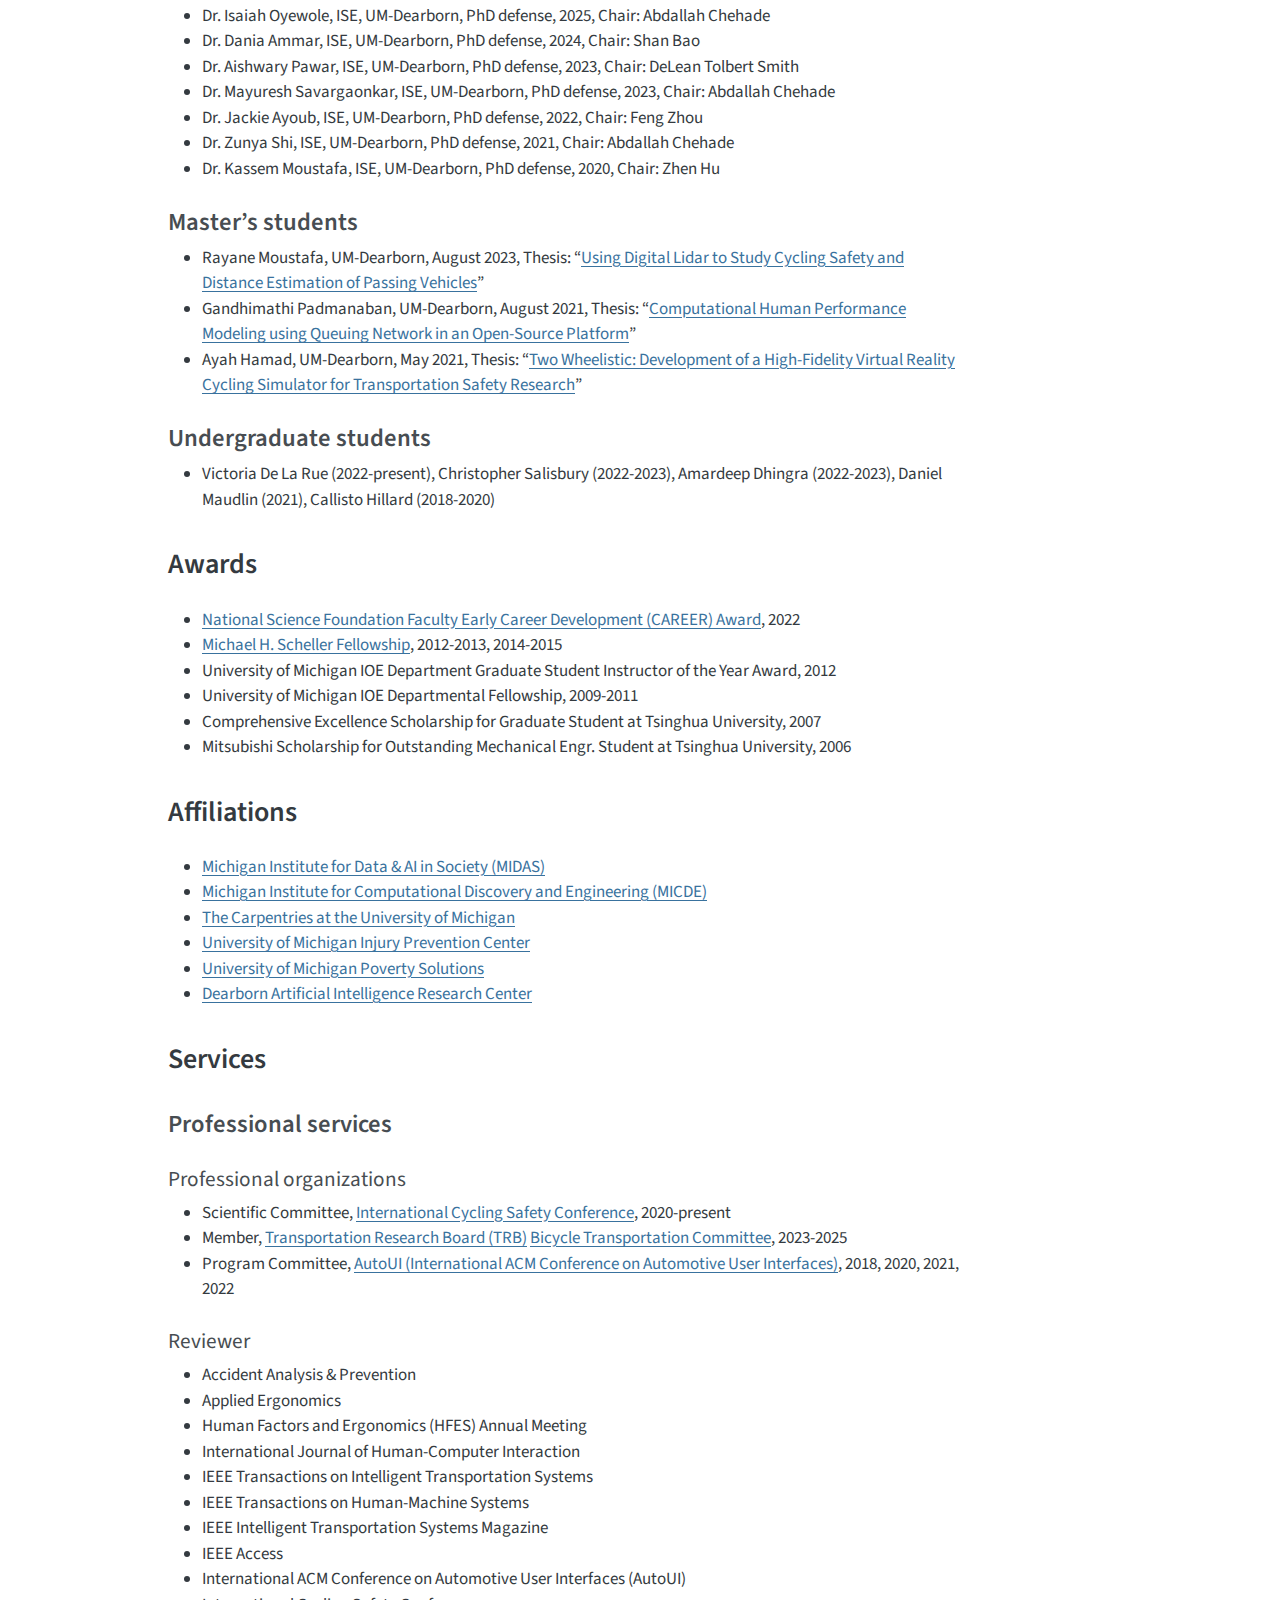
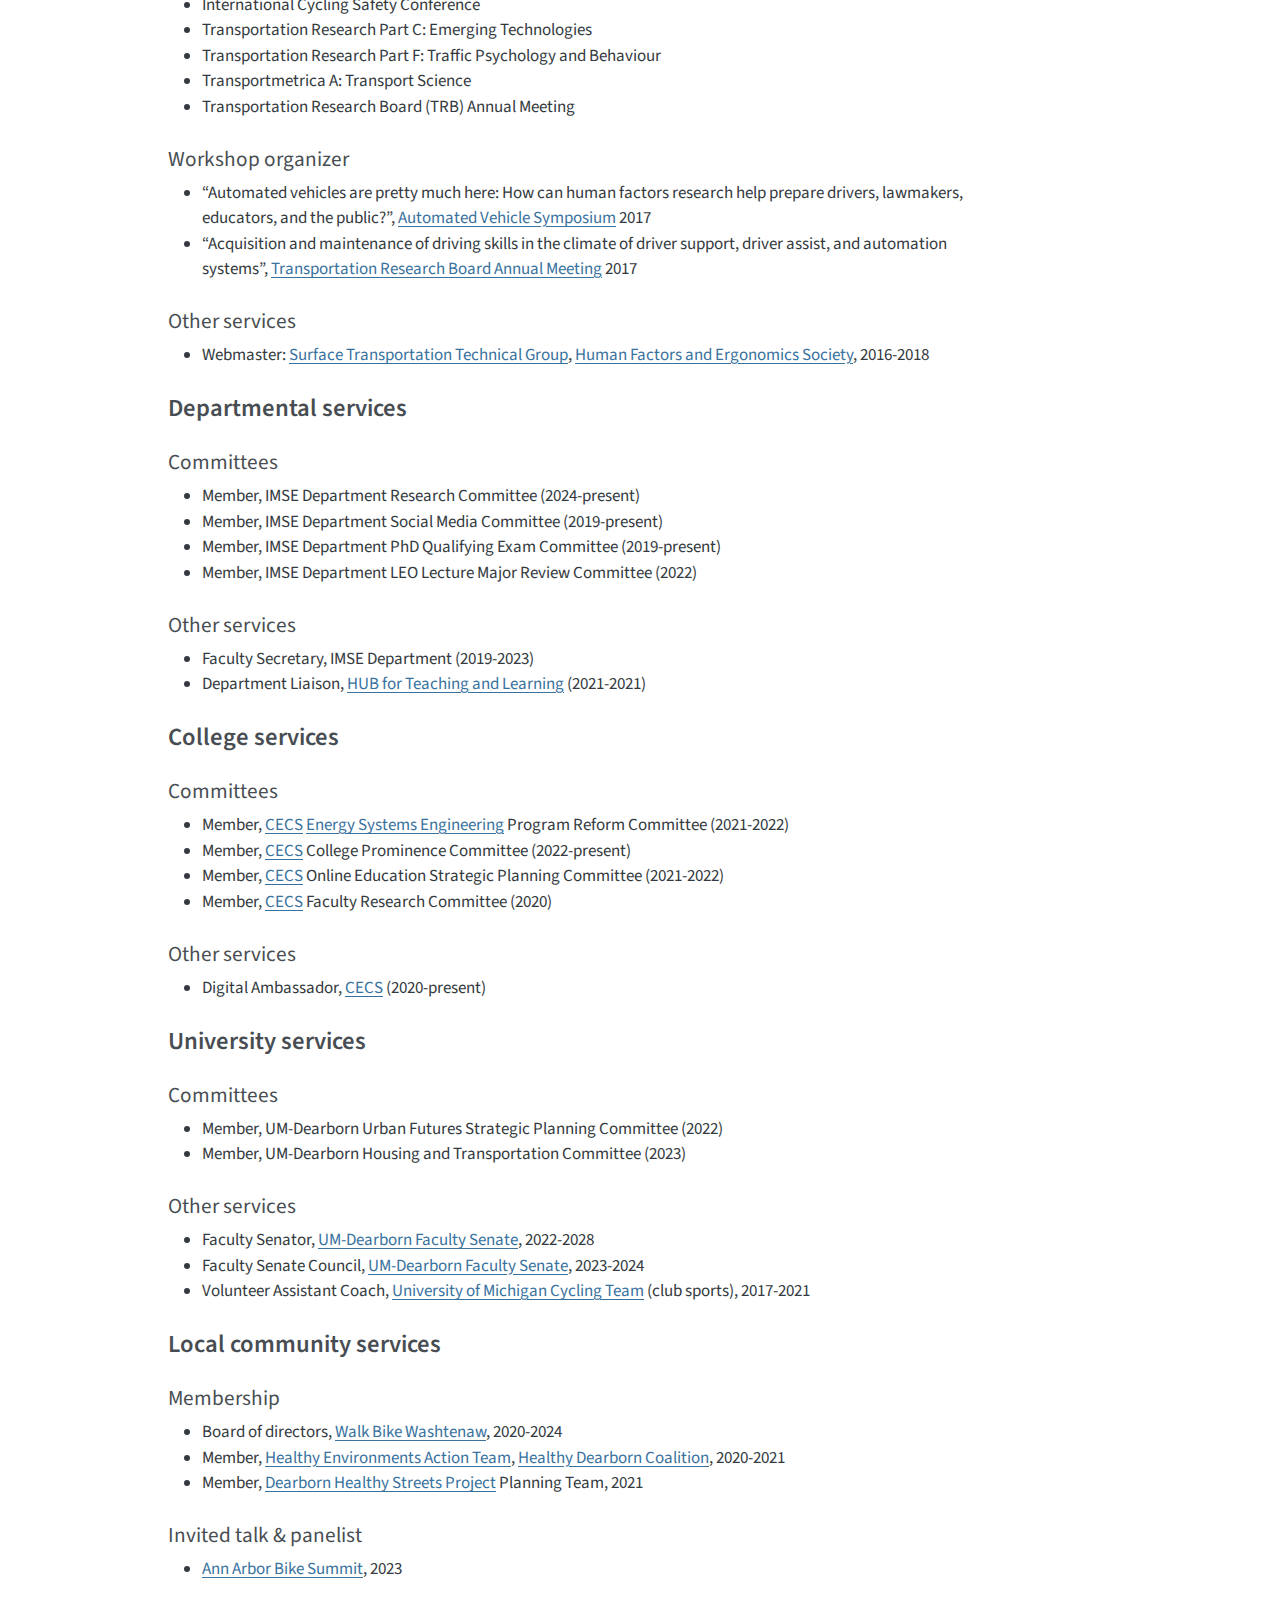
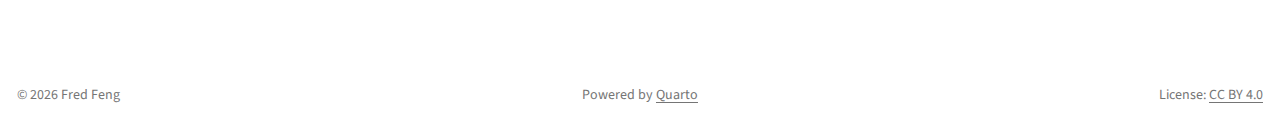
<file: cv/index.html>
<!DOCTYPE html>
<html xmlns="http://www.w3.org/1999/xhtml" lang="en" xml:lang="en"><head>

<meta charset="utf-8">
<meta name="generator" content="quarto-1.8.27">

<meta name="viewport" content="width=device-width, initial-scale=1.0, user-scalable=yes">


<title>index – Fred Feng</title>
<style>
code{white-space: pre-wrap;}
span.smallcaps{font-variant: small-caps;}
div.columns{display: flex; gap: min(4vw, 1.5em);}
div.column{flex: auto; overflow-x: auto;}
div.hanging-indent{margin-left: 1.5em; text-indent: -1.5em;}
ul.task-list{list-style: none;}
ul.task-list li input[type="checkbox"] {
  width: 0.8em;
  margin: 0 0.8em 0.2em -1em; /* quarto-specific, see https://github.com/quarto-dev/quarto-cli/issues/4556 */ 
  vertical-align: middle;
}
/* CSS for citations */
div.csl-bib-body { }
div.csl-entry {
  clear: both;
}
.hanging-indent div.csl-entry {
  margin-left:2em;
  text-indent:-2em;
}
div.csl-left-margin {
  min-width:2em;
  float:left;
}
div.csl-right-inline {
  margin-left:2em;
  padding-left:1em;
}
div.csl-indent {
  margin-left: 2em;
}</style>


<script src="../site_libs/quarto-nav/quarto-nav.js"></script>
<script src="../site_libs/quarto-nav/headroom.min.js"></script>
<script src="../site_libs/clipboard/clipboard.min.js"></script>
<script src="../site_libs/quarto-html/quarto.js" type="module"></script>
<script src="../site_libs/quarto-html/tabsets/tabsets.js" type="module"></script>
<script src="../site_libs/quarto-html/axe/axe-check.js" type="module"></script>
<script src="../site_libs/quarto-html/popper.min.js"></script>
<script src="../site_libs/quarto-html/tippy.umd.min.js"></script>
<script src="../site_libs/quarto-html/anchor.min.js"></script>
<link href="../site_libs/quarto-html/tippy.css" rel="stylesheet">
<link href="../site_libs/quarto-html/quarto-syntax-highlighting-ed96de9b727972fe78a7b5d16c58bf87.css" rel="stylesheet" class="quarto-color-scheme" id="quarto-text-highlighting-styles">
<link href="../site_libs/quarto-html/quarto-syntax-highlighting-dark-4d9afe2b8d18ee9fa5d0d57b5ed4214d.css" rel="stylesheet" class="quarto-color-scheme quarto-color-alternate" id="quarto-text-highlighting-styles">
<script src="../site_libs/bootstrap/bootstrap.min.js"></script>
<link href="../site_libs/bootstrap/bootstrap-icons.css" rel="stylesheet">
<link href="../site_libs/bootstrap/bootstrap-bcd84aff6f4cff146895a2cf5dcee7d2.min.css" rel="stylesheet" append-hash="true" class="quarto-color-scheme" id="quarto-bootstrap" data-mode="light">
<link href="../site_libs/bootstrap/bootstrap-dark-318dd02d7913fe06aa07fb8d7a26d982.min.css" rel="stylesheet" append-hash="true" class="quarto-color-scheme quarto-color-alternate" id="quarto-bootstrap" data-mode="dark">
<script id="quarto-search-options" type="application/json">{
  "language": {
    "search-no-results-text": "No results",
    "search-matching-documents-text": "matching documents",
    "search-copy-link-title": "Copy link to search",
    "search-hide-matches-text": "Hide additional matches",
    "search-more-match-text": "more match in this document",
    "search-more-matches-text": "more matches in this document",
    "search-clear-button-title": "Clear",
    "search-text-placeholder": "",
    "search-detached-cancel-button-title": "Cancel",
    "search-submit-button-title": "Submit",
    "search-label": "Search"
  }
}</script>


<link rel="stylesheet" href="../assets/stylesheets/main.css">
</head>

<body class="nav-fixed quarto-dark"><script id="quarto-html-before-body" type="application/javascript">
    const toggleBodyColorMode = (bsSheetEl) => {
      const mode = bsSheetEl.getAttribute("data-mode");
      const bodyEl = window.document.querySelector("body");
      if (mode === "dark") {
        bodyEl.classList.add("quarto-dark");
        bodyEl.classList.remove("quarto-light");
      } else {
        bodyEl.classList.add("quarto-light");
        bodyEl.classList.remove("quarto-dark");
      }
    }
    const toggleBodyColorPrimary = () => {
      const bsSheetEl = window.document.querySelector("link#quarto-bootstrap:not([rel=disabled-stylesheet])");
      if (bsSheetEl) {
        toggleBodyColorMode(bsSheetEl);
      }
    }
    const setColorSchemeToggle = (alternate) => {
      const toggles = window.document.querySelectorAll('.quarto-color-scheme-toggle');
      for (let i=0; i < toggles.length; i++) {
        const toggle = toggles[i];
        if (toggle) {
          if (alternate) {
            toggle.classList.add("alternate");
          } else {
            toggle.classList.remove("alternate");
          }
        }
      }
    };
    const toggleColorMode = (alternate) => {
      // Switch the stylesheets
      const primaryStylesheets = window.document.querySelectorAll('link.quarto-color-scheme:not(.quarto-color-alternate)');
      const alternateStylesheets = window.document.querySelectorAll('link.quarto-color-scheme.quarto-color-alternate');
      manageTransitions('#quarto-margin-sidebar .nav-link', false);
      if (alternate) {
        // note: dark is layered on light, we don't disable primary!
        enableStylesheet(alternateStylesheets);
        for (const sheetNode of alternateStylesheets) {
          if (sheetNode.id === "quarto-bootstrap") {
            toggleBodyColorMode(sheetNode);
          }
        }
      } else {
        disableStylesheet(alternateStylesheets);
        enableStylesheet(primaryStylesheets)
        toggleBodyColorPrimary();
      }
      manageTransitions('#quarto-margin-sidebar .nav-link', true);
      // Switch the toggles
      setColorSchemeToggle(alternate)
      // Hack to workaround the fact that safari doesn't
      // properly recolor the scrollbar when toggling (#1455)
      if (navigator.userAgent.indexOf('Safari') > 0 && navigator.userAgent.indexOf('Chrome') == -1) {
        manageTransitions("body", false);
        window.scrollTo(0, 1);
        setTimeout(() => {
          window.scrollTo(0, 0);
          manageTransitions("body", true);
        }, 40);
      }
    }
    const disableStylesheet = (stylesheets) => {
      for (let i=0; i < stylesheets.length; i++) {
        const stylesheet = stylesheets[i];
        stylesheet.rel = 'disabled-stylesheet';
      }
    }
    const enableStylesheet = (stylesheets) => {
      for (let i=0; i < stylesheets.length; i++) {
        const stylesheet = stylesheets[i];
        if(stylesheet.rel !== 'stylesheet') { // for Chrome, which will still FOUC without this check
          stylesheet.rel = 'stylesheet';
        }
      }
    }
    const manageTransitions = (selector, allowTransitions) => {
      const els = window.document.querySelectorAll(selector);
      for (let i=0; i < els.length; i++) {
        const el = els[i];
        if (allowTransitions) {
          el.classList.remove('notransition');
        } else {
          el.classList.add('notransition');
        }
      }
    }
    const isFileUrl = () => {
      return window.location.protocol === 'file:';
    }
    const hasAlternateSentinel = () => {
      let styleSentinel = getColorSchemeSentinel();
      if (styleSentinel !== null) {
        return styleSentinel === "alternate";
      } else {
        return false;
      }
    }
    const setStyleSentinel = (alternate) => {
      const value = alternate ? "alternate" : "default";
      if (!isFileUrl()) {
        window.localStorage.setItem("quarto-color-scheme", value);
      } else {
        localAlternateSentinel = value;
      }
    }
    const getColorSchemeSentinel = () => {
      if (!isFileUrl()) {
        const storageValue = window.localStorage.getItem("quarto-color-scheme");
        return storageValue != null ? storageValue : localAlternateSentinel;
      } else {
        return localAlternateSentinel;
      }
    }
    const toggleGiscusIfUsed = (isAlternate, darkModeDefault) => {
      const baseTheme = document.querySelector('#giscus-base-theme')?.value ?? 'light';
      const alternateTheme = document.querySelector('#giscus-alt-theme')?.value ?? 'dark';
      let newTheme = '';
      if(authorPrefersDark) {
        newTheme = isAlternate ? baseTheme : alternateTheme;
      } else {
        newTheme = isAlternate ? alternateTheme : baseTheme;
      }
      const changeGiscusTheme = () => {
        // From: https://github.com/giscus/giscus/issues/336
        const sendMessage = (message) => {
          const iframe = document.querySelector('iframe.giscus-frame');
          if (!iframe) return;
          iframe.contentWindow.postMessage({ giscus: message }, 'https://giscus.app');
        }
        sendMessage({
          setConfig: {
            theme: newTheme
          }
        });
      }
      const isGiscussLoaded = window.document.querySelector('iframe.giscus-frame') !== null;
      if (isGiscussLoaded) {
        changeGiscusTheme();
      }
    };
    const authorPrefersDark = true;
    const queryPrefersDark = window.matchMedia('(prefers-color-scheme: dark)');
    const darkModeDefault = queryPrefersDark.matches;
    let localAlternateSentinel = darkModeDefault ? 'alternate' : 'default';
    // Dark / light mode switch
    window.quartoToggleColorScheme = () => {
      // Read the current dark / light value
      let toAlternate = !hasAlternateSentinel();
      toggleColorMode(toAlternate);
      setStyleSentinel(toAlternate);
      toggleGiscusIfUsed(toAlternate, darkModeDefault);
      window.dispatchEvent(new Event('resize'));
    };
    queryPrefersDark.addEventListener("change", e => {
      if(window.localStorage.getItem("quarto-color-scheme") !== null)
        return;
      const alternate = e.matches
      toggleColorMode(alternate);
      localAlternateSentinel = e.matches ? 'alternate' : 'default'; // this is used alongside local storage!
      toggleGiscusIfUsed(alternate, darkModeDefault);
    });
    // Switch to dark mode if need be
    if (hasAlternateSentinel()) {
      toggleColorMode(true);
    } else {
      toggleColorMode(false);
    }
  </script>

<div id="quarto-search-results"></div>
  <header id="quarto-header" class="headroom fixed-top">
    <nav class="navbar navbar-expand-lg " data-bs-theme="dark">
      <div class="navbar-container container-fluid">
      <div class="navbar-brand-container mx-auto">
    <a class="navbar-brand" href="../index.html">
    <span class="navbar-title">Fred Feng</span>
    </a>
  </div>
          <button class="navbar-toggler" type="button" data-bs-toggle="collapse" data-bs-target="#navbarCollapse" aria-controls="navbarCollapse" role="menu" aria-expanded="false" aria-label="Toggle navigation" onclick="if (window.quartoToggleHeadroom) { window.quartoToggleHeadroom(); }">
  <span class="navbar-toggler-icon"></span>
</button>
          <div class="collapse navbar-collapse" id="navbarCollapse">
            <ul class="navbar-nav navbar-nav-scroll me-auto">
  <li class="nav-item">
    <a class="nav-link" href="../bio/index.html"> 
<span class="menu-text">Biography</span></a>
  </li>  
  <li class="nav-item">
    <a class="nav-link active" href="../cv/index.html" aria-current="page"> 
<span class="menu-text">Curriculum Vitae</span></a>
  </li>  
</ul>
          </div> <!-- /navcollapse -->
            <div class="quarto-navbar-tools tools-wide">
    <a href="https://github.com/frfeng" rel="noopener noreferrer" title="GitHub" class="quarto-navigation-tool px-1" aria-label="GitHub" target="_blank"><i class="bi bi-github"></i></a>
    <a href="https://www.youtube.com/@drfredfeng" rel="noopener noreferrer" title="YouTube" class="quarto-navigation-tool px-1" aria-label="YouTube" target="_blank"><i class="bi bi-youtube"></i></a>
    <a href="https://bsky.app/profile/fredfeng.bsky.social" rel="noopener noreferrer" title="Bluesky" class="quarto-navigation-tool px-1" aria-label="Bluesky" target="_blank"><i class="bi bi-bluesky"></i></a>
  <a href="" class="quarto-color-scheme-toggle quarto-navigation-tool  px-1" onclick="window.quartoToggleColorScheme(); return false;" title="Toggle dark mode"><i class="bi"></i></a>
</div>
      </div> <!-- /container-fluid -->
    </nav>
</header>
<!-- content -->
<div id="quarto-content" class="quarto-container page-columns page-rows-contents page-layout-article page-navbar">
<!-- sidebar -->
<!-- margin-sidebar -->
    <div id="quarto-margin-sidebar" class="sidebar margin-sidebar">
        <nav id="TOC" role="doc-toc" class="toc-active">
    <h2 id="toc-title">On this page</h2>
   
  <ul>
  <li><a href="#research-areas" id="toc-research-areas" class="nav-link active" data-scroll-target="#research-areas">Research areas</a></li>
  <li><a href="#employment" id="toc-employment" class="nav-link" data-scroll-target="#employment">Employment</a></li>
  <li><a href="#education" id="toc-education" class="nav-link" data-scroll-target="#education">Education</a></li>
  <li><a href="#grants" id="toc-grants" class="nav-link" data-scroll-target="#grants">Grants</a>
  <ul class="collapse">
  <li><a href="#external-grants" id="toc-external-grants" class="nav-link" data-scroll-target="#external-grants">External grants</a></li>
  <li><a href="#internal-grants" id="toc-internal-grants" class="nav-link" data-scroll-target="#internal-grants">Internal grants</a></li>
  </ul></li>
  <li><a href="#publications" id="toc-publications" class="nav-link" data-scroll-target="#publications">Publications</a>
  <ul class="collapse">
  <li><a href="#journal-articles" id="toc-journal-articles" class="nav-link" data-scroll-target="#journal-articles">Journal articles</a></li>
  <li><a href="#conference-proceedings" id="toc-conference-proceedings" class="nav-link" data-scroll-target="#conference-proceedings">Conference proceedings</a></li>
  <li><a href="#book-chapters" id="toc-book-chapters" class="nav-link" data-scroll-target="#book-chapters">Book chapters</a></li>
  <li><a href="#technical-reports" id="toc-technical-reports" class="nav-link" data-scroll-target="#technical-reports">Technical reports</a></li>
  <li><a href="#granted-patents" id="toc-granted-patents" class="nav-link" data-scroll-target="#granted-patents">Granted patents</a></li>
  </ul></li>
  <li><a href="#open-source-software" id="toc-open-source-software" class="nav-link" data-scroll-target="#open-source-software">Open-source software</a></li>
  <li><a href="#presentations" id="toc-presentations" class="nav-link" data-scroll-target="#presentations">Presentations</a></li>
  <li><a href="#press" id="toc-press" class="nav-link" data-scroll-target="#press">Press</a></li>
  <li><a href="#teaching" id="toc-teaching" class="nav-link" data-scroll-target="#teaching">Teaching</a>
  <ul class="collapse">
  <li><a href="#courses" id="toc-courses" class="nav-link" data-scroll-target="#courses">Courses</a></li>
  <li><a href="#guest-lecturer" id="toc-guest-lecturer" class="nav-link" data-scroll-target="#guest-lecturer">Guest lecturer</a></li>
  <li><a href="#workshops-tutorials" id="toc-workshops-tutorials" class="nav-link" data-scroll-target="#workshops-tutorials">Workshops &amp; tutorials</a></li>
  <li><a href="#teaching-certificates" id="toc-teaching-certificates" class="nav-link" data-scroll-target="#teaching-certificates">Teaching certificates</a></li>
  </ul></li>
  <li><a href="#students" id="toc-students" class="nav-link" data-scroll-target="#students">Students</a>
  <ul class="collapse">
  <li><a href="#ph.d.-students" id="toc-ph.d.-students" class="nav-link" data-scroll-target="#ph.d.-students">Ph.D.&nbsp;students</a></li>
  <li><a href="#ph.d.-committees" id="toc-ph.d.-committees" class="nav-link" data-scroll-target="#ph.d.-committees">Ph.D.&nbsp;committees</a></li>
  <li><a href="#masters-students" id="toc-masters-students" class="nav-link" data-scroll-target="#masters-students">Master’s students</a></li>
  <li><a href="#undergraduate-students" id="toc-undergraduate-students" class="nav-link" data-scroll-target="#undergraduate-students">Undergraduate students</a></li>
  </ul></li>
  <li><a href="#awards" id="toc-awards" class="nav-link" data-scroll-target="#awards">Awards</a></li>
  <li><a href="#affiliations" id="toc-affiliations" class="nav-link" data-scroll-target="#affiliations">Affiliations</a></li>
  <li><a href="#services" id="toc-services" class="nav-link" data-scroll-target="#services">Services</a>
  <ul class="collapse">
  <li><a href="#professional-services" id="toc-professional-services" class="nav-link" data-scroll-target="#professional-services">Professional services</a></li>
  <li><a href="#departmental-services" id="toc-departmental-services" class="nav-link" data-scroll-target="#departmental-services">Departmental services</a></li>
  <li><a href="#college-services" id="toc-college-services" class="nav-link" data-scroll-target="#college-services">College services</a></li>
  <li><a href="#university-services" id="toc-university-services" class="nav-link" data-scroll-target="#university-services">University services</a></li>
  <li><a href="#local-community-services" id="toc-local-community-services" class="nav-link" data-scroll-target="#local-community-services">Local community services</a></li>
  </ul></li>
  </ul>
<div class="quarto-alternate-formats"><h2>Other Formats</h2><ul><li><a href="cv-fredfeng.pdf"><i class="bi bi-file-pdf"></i>PDF</a></li></ul></div></nav>
    </div>
<!-- main -->
<main class="content" id="quarto-document-content"><header id="title-block-header" class="quarto-title-block"></header>





<div class="quarto-layout-panel" data-layout="[0.45, 0.55]">
<div class="quarto-layout-row">
<div id="first" class="quarto-layout-cell" style="flex-basis: 45.0%;justify-content: flex-start;">
<!-- Add name in pdf -->
<!-- Add name in html -->
<p><span id="cv-name-title">Fred Feng</span></p>
</div>
<div id="second" class="quarto-layout-cell" style="flex-basis: 55.0%;justify-content: flex-start;">
<p>University of Michigan-Dearborn<br>
</p>
<p>Industrial and Manufacturing Systems Engineering<br>
</p>
<p>4901 Evergreen Rd, Dearborn, MI 48128, USA<br>
</p>
<p>Email: <a href="mailto:fredfeng@umich.edu" class="email">fredfeng@umich.edu</a><br>
</p>
<p>Research website: <a href="https://fenggroup.org" class="uri">https://fenggroup.org</a><br>
</p>
<p>Research GitHub: <a href="https://github.com/fenggroup" class="uri">https://github.com/fenggroup</a><br>
</p>
</div>
</div>
</div>
<!-- Add a horizontal line in html -->
<hr>
<!-- Add a horizontal line in pdf -->
<section id="research-areas" class="level2">
<h2 class="anchored" data-anchor-id="research-areas">Research areas</h2>
<ul>
<li>Advancing safe, sustainable, and just systems for cities and communities through data-driven insights</li>
<li>To this end, we use a variety of research methods including data analytics, applied statistics, causal inference, machine learning, human factors, and computational modeling and simulation.</li>
</ul>
</section>
<section id="employment" class="level2">
<h2 class="anchored" data-anchor-id="employment">Employment</h2>
<ul>
<li><a href="https://umdearborn.edu/">University of Michigan-Dearborn</a>, <a href="https://umdearborn.edu/cecs/departments/industrial-and-manufacturing-systems-engineering">Industrial and Manufacturing Systems Engineering</a>
<ul>
<li>Associate Professor, 2024-present</li>
<li>Assistant Professor, 2018-2024</li>
</ul></li>
<li><a href="http://www.umtri.umich.edu/">University of Michigan Transportation Research Institute (UMTRI)</a>
<ul>
<li>Postdoctoral Fellow, 2015-2018, Advisor: <a href="https://umdearborn.edu/people-um-dearborn/shan-bao">Shan Bao</a></li>
</ul></li>
</ul>
</section>
<section id="education" class="level2">
<h2 class="anchored" data-anchor-id="education">Education</h2>
<ul>
<li>Ph.D., <a href="https://ioe.engin.umich.edu/">Industrial and Operations Engineering</a>, <a href="https://umich.edu/">University of Michigan, Ann Arbor</a>, 2015
<ul>
<li>Dissertation: <a href="https://deepblue.lib.umich.edu/handle/2027.42/113590">“Queuing network modeling of human multitask performance and its application to usability testing of in-vehicle infotainment systems”</a>, Advisor: <a href="https://websites.umich.edu/~yililiu/">Yili Liu</a></li>
</ul></li>
<li>M.S., Mechanical Engineering, <a href="https://www.tsinghua.edu.cn/en/index.htm">Tsinghua University</a>, China, 2009
<ul>
<li>Thesis: “Driver drowsiness detection based on multi-sensor data fusion”, Advisor: <a href="https://ieeexplore.ieee.org/author/37577309100">Bo Cheng</a></li>
</ul></li>
<li>B.E., Automotive Engineering, <a href="https://www.tsinghua.edu.cn/en/index.htm">Tsinghua University</a>, China, 2006</li>
</ul>
</section>
<section id="grants" class="level2">
<h2 class="anchored" data-anchor-id="grants">Grants</h2>
<section id="external-grants" class="level3">
<h3 class="anchored" data-anchor-id="external-grants">External grants</h3>
<ol type="1">
<li>“<a href="https://www.nsf.gov/awardsearch/showAward?AWD_ID=2142757">CAREER: Improving bicycling safety by developing a research framework for studying driver-bicyclist interactions</a>” National Science Foundation (NSF) Faculty Early Career Development (CAREER) Award ($549,037), 5 years (2022-2027), PI: Fred Feng</li>
<li>“A data-driven approach on examining vulnerable road user safety: from real-world corner cases to virtual simulation” Sponsor: <a href="https://amrd.toyota.com/division/csrc/">Toyota Collaborative Safety Research Center</a>, 18 months(2022-2023), PI: Shan Bao, Co-PI: Fred Feng</li>
<li>“Online driver model development to support shift schedule optimization and powertrain system improvements" Sponsor: Ford Motor Company, 2 years (2021-2023), PI: Fred Feng</li>
<li>“Research on the trending of micromobility: patterns and issues” Sponsor: <a href="https://mcity.umich.edu/">Mcity</a> tailored project from Honda Motor Company, 9 months (2021-2022), PI: Shan Bao, Co-PI: Fred Feng</li>
<li>“A continued naturalistic bicycling study in Ann Arbor and bicycle corner case simulation in CARLA” Sponsor: <a href="https://www.tri.global/">Toyota Research Institute</a>, 2 years (2019-2020), PI: Fred Feng</li>
<li>“Developing bicycle-related corner case scenarios and a bicyclist model for testing self-driving cars using naturalistic driving data and crash data” Sponsor: <a href="https://www.tri.global/">Toyota Research Institute</a>, 7 months (2018-2019), Subaward, PI: Fred Feng</li>
<li>“A naturalistic bicycling study in the Ann Arbor area” Sponsor: <a href="https://www.tri.global/">Toyota Research Institute</a>, 4 months (2018), Subaward, PI: Fred Feng</li>
</ol>
</section>
<section id="internal-grants" class="level3">
<h3 class="anchored" data-anchor-id="internal-grants">Internal grants</h3>
<ol type="1">
<li>“Developing an open-source and scalable platform for analyzing and publishing bike traffic data: a community-engaged approach to sustainable transportation planning and benchmarking” Research Initiation &amp; Development Grant ($24,984), 2022-2023, PI: Fred Feng</li>
<li>“The e-bike boom: Examining key safety factors on e-bike potential to promote sustainability and equity in Detroit” UM-Dearborn–UM-Flint Collaborative Research Grants, ($39,970), 2022-2023, Co-PI: Fred Feng</li>
<li>“Measuring bicycle traffic volume using pneumatic bicycle counter” Summer Undergraduate Research Experience (SURE) Program ($3,200), 2022, PI: Fred Feng (<a href="https://umdearborn.edu/academics/undergraduate-studies/undergraduate-research/sure-program">The student mentee Christopher Salisbury won the 2nd place poster award.</a>)</li>
<li>“Collection and analysis of traffic data to examine the effectiveness of the Dearborn Healthy Streets program” Office of Metropolitan Impact (OMI) Community-Based Research Seed Grants ($8,180), 2021, PI: Fred Feng</li>
<li>“Center for Community Health and Equity Research” Research Planning Grants for Catalyzing Faculty Research Innovation and Collaboration ($9,968), 2020, Co-PI: Fred Feng</li>
<li>“A Browser-based Tool for Interactive Visualizations of Probability Distributions” Open Educational Resources (OER) Supplemental Materials Grant ($500), 2020, PI: Fred Feng</li>
</ol>
</section>
</section>
<section id="publications" class="level2">
<h2 class="anchored" data-anchor-id="publications">Publications</h2>
<section id="journal-articles" class="level3">
<h3 class="anchored" data-anchor-id="journal-articles">Journal articles</h3>
<div id="refs-journals" class="references csl-bib-body hanging-indent" role="list">
<div id="ref-zhang2025assessing" class="csl-entry" role="listitem">
Zhang, Chengxin, Huizhong Guo, Zifei Wang, Fred Feng, Anuj Pradhan, and Shan Bao. 2025. <span>“Assessing the Effectiveness of Driver Training Interventions in Improving Safe Engagement with Vehicle Automation Systems.”</span> <em>Journal of Safety Research</em> 95: 197–210. <a href="https://doi.org/10.1016/j.jsr.2025.10.003">https://doi.org/10.1016/j.jsr.2025.10.003</a>.
</div>
<div id="ref-ammar2023identifying" class="csl-entry" role="listitem">
Ammar, Dania, Aditi Misra, Fred Feng, and Shan Bao. 2023. <span>“Identifying Factors Related to Crash Injury Levels Involving Bicyclists at Different Locations Through Crash Data Analysis.”</span> <em>Transportation Research Record</em>, ahead of print. <a href="https://doi.org/10.1177/03611981221148486">https://doi.org/10.1177/03611981221148486</a>.
</div>
<div id="ref-avetisyan2022design" class="csl-entry" role="listitem">
Avetisyan, Lilit, Chengxin Zhang, Sue Bai, et al. 2022. <span>“Design a Sustainable Micro-Mobility Future: Trends and Challenges in the US and EU.”</span> <em>Journal of Engineering Design</em> 33 (8-9): 587–606. <a href="https://doi.org/10.1080/09544828.2022.2142904">https://doi.org/10.1080/09544828.2022.2142904</a>.
</div>
<div id="ref-sun2021online" class="csl-entry" role="listitem">
Sun, Wenbo, Matthew Aguirre, Jionghua Judy Jin, et al. 2021. <span>“Online Distraction Detection for Naturalistic Driving Dataset Using Kinematic Motion Models and a Multiple Model Algorithm.”</span> <em>Transportation Research Part C: Emerging Technologies</em> 130 (103317). <a href="https://doi.org/10.1016/j.trc.2021.103317">https://doi.org/10.1016/j.trc.2021.103317</a>.
</div>
<div id="ref-yu2019examination" class="csl-entry" role="listitem">
Yu, Bo, Shan Bao, Fred Feng, and James Sayer. 2019. <span>“Examination and Prediction of Drivers’ Reaction When Provided with V2I Communication-Based Intersection Maneuver Strategies.”</span> <em>Transportation Research Part C: Emerging Technologies</em> 106: 17–28. <a href="https://doi.org/10.1016/j.trc.2019.07.007">https://doi.org/10.1016/j.trc.2019.07.007</a>.
</div>
<div id="ref-feng2018drivers" class="csl-entry" role="listitem">
Feng, Fred, Shan Bao, Robert C Hampshire, and Michael Delp. 2018. <span>“Drivers Overtaking Bicyclists-an Examination Using Naturalistic Driving Data.”</span> <em>Accident Analysis &amp; Prevention</em> 115: 98–109. <a href="https://doi.org/10.1016/j.aap.2018.03.010">https://doi.org/10.1016/j.aap.2018.03.010</a>.
</div>
<div id="ref-feng2018estimation" class="csl-entry" role="listitem">
Feng, Fred, Shan Bao, Judy Jin, et al. 2018. <span>“Estimation of Lead Vehicle Kinematics Using Camera-Based Data for Driver Distraction Detection.”</span> <em>International Journal of Automotive Engineering</em> 9 (3): 158–64. <a href="https://doi.org/10.20485/jsaeijae.9.3_158">https://doi.org/10.20485/jsaeijae.9.3_158</a>.
</div>
<div id="ref-feng2018effects" class="csl-entry" role="listitem">
Feng, Fred, Yili Liu, and Yifan Chen. 2018. <span>“Effects of Quantity and Size of Buttons of in-Vehicle Touch Screen on Drivers’ Eye Glance Behavior.”</span> <em>International Journal of Human–Computer Interaction</em> 34 (12): 1105–18. <a href="https://doi.org/10.1080/10447318.2017.1415688">https://doi.org/10.1080/10447318.2017.1415688</a>.
</div>
<div id="ref-feng2017can" class="csl-entry" role="listitem">
Feng, Fred, Shan Bao, James R Sayer, Carol Flannagan, Michael Manser, and Robert Wunderlich. 2017. <span>“Can Vehicle Longitudinal Jerk Be Used to Identify Aggressive Drivers? An Examination Using Naturalistic Driving Data.”</span> <em>Accident Analysis &amp; Prevention</em> 104: 125–36. <a href="https://doi.org/10.1016/j.aap.2017.04.012">https://doi.org/10.1016/j.aap.2017.04.012</a>.
</div>
<div id="ref-feng2017computer" class="csl-entry" role="listitem">
Feng, Fred, Yili Liu, and Yifan Chen. 2017. <span>“A Computer-Aided Usability Testing Tool for in-Vehicle Infotainment Systems.”</span> <em>Computers &amp; Industrial Engineering</em> 109: 313–24. <a href="https://doi.org/10.1016/j.cie.2017.05.019">https://doi.org/10.1016/j.cie.2017.05.019</a>.
</div>
<div id="ref-cheng2012driver" class="csl-entry" role="listitem">
Cheng, Bo, Wei Zhang, Yingzi Lin, Ruijia Feng, and Xibo Zhang. 2012. <span>“Driver Drowsiness Detection Based on Multisource Information.”</span> <em>Human Factors and Ergonomics in Manufacturing &amp; Service Industries</em> 22 (5): 450–67. <a href="https://doi.org/10.1002/hfm.20395">https://doi.org/10.1002/hfm.20395</a>.
</div>
</div>
</section>
<section id="conference-proceedings" class="level3">
<h3 class="anchored" data-anchor-id="conference-proceedings">Conference proceedings</h3>
<div id="refs-conferences" class="references csl-bib-body hanging-indent" role="list">
<div id="ref-moustafa2026lidarbike" class="csl-entry" role="listitem">
Moustafa, Rayane, Gandhimathi Padmanaban, and Fred Feng. 2026. <span>“Quantifying Drivers Overtaking Bicyclists with Surrogate Safety Measures Derived from High-Resolution Digital Lidar.”</span> <em>Transportation Research Board 105th Annual Meeting</em>.
</div>
<div id="ref-padmanaban2026geometry" class="csl-entry" role="listitem">
Padmanaban, Gandhimathi, Rayane Moustafa, and Fred Feng. 2026. <span>“A Geometry-Informed Computer Vision Method for Detecting and Examining Overtaking Vehicles from a Bicycle.”</span> <em>Transportation Research Board 105th Annual Meeting</em>.
</div>
<div id="ref-padmanaban2025comparative" class="csl-entry" role="listitem">
Padmanaban, Gandhimathi, Fred Feng, Edward Dai, Ankit Saini, Guopeng Hu, and Yanan Zhao. 2025. <span>“A Comparative Analysis of Acceleration and Deceleration Profiles for Aggressive Driving Styles and Fuel Economy Test Cycles.”</span> <em>SAE Technical Paper</em>.
</div>
<div id="ref-aditya2023systematic" class="csl-entry" role="listitem">
Deshmukh, Aditya, Zifei Wang, Huizhong Guo, et al. 2023. <span>“A Systematic Review of Challenging Scenarios Involving Automated Vehicles and Vulnerable Road Users.”</span> <em>Human Factors and Ergonomics Society Annual Meeting</em>.
</div>
<div id="ref-feng2023development" class="csl-entry" role="listitem">
Feng, Fred. 2023. <span>“Development of a Research Bicycle with High-Resolution Lidar Sensor for Studying Driver-Cyclist Interactions.”</span> <em>International Cycling Safety Conference</em> (The Hague, the Netherlands).
</div>
<div id="ref-munnamgi2022automatic" class="csl-entry" role="listitem">
Munnamgi, H. Vasanth, and Fred Feng. 2022. <span>“An Automatic Method to Extract Events of Drivers Overtaking Cyclists from Trajectory Data Captured by Drones.”</span> <em>International Cycling Safety Conference</em> (Dresden, Germany).
</div>
<div id="ref-feng2021cyclingsim" class="csl-entry" role="listitem">
Feng, Fred, and Ayah Hamad. 2021. <span>“Development of a High Fidelity Virtual Reality Cycling Simulator for Road Safety Education and Research.”</span> <em>Transportation Research Board 100th Annual Meeting</em>.
</div>
<div id="ref-feng2020naturalistic" class="csl-entry" role="listitem">
Feng, Fred, Shan Bao, Colleen Hillard, Mark Gilbert, and Jacopo Serafin. 2020. <span>“A Naturalistic Cycling Study in Ann Arbor.”</span> <em>Transportation Research Board 99th Annual Meeting</em>.
</div>
<div id="ref-bao2019examination" class="csl-entry" role="listitem">
Bao, Shan, Fred Feng, Anuj Pradhan, Yu Zhang, Bochen Jia, and John Sullivan. 2019. <span>“Examination of the Effectiveness of Multiple Training Methods on Supporting Drivers’ Better Understanding Towards Level 2 Automated Vehicle Systems.”</span> <em>Transportation Research Board 98th Annual Meeting</em>.
</div>
<div id="ref-yu2019drivers" class="csl-entry" role="listitem">
Yu, Bo, Shan Bao, Fred Feng, and James Sayer. 2019. <span>“Drivers’ Reaction Analysis and Prediction with V2I-Communication-Based Energy-Related Strategies.”</span> <em>Transportation Research Board 98th Annual Meeting</em>.
</div>
<div id="ref-feng2018vehicle" class="csl-entry" role="listitem">
Feng, Fred, Shan Bao, and Michael Delp. 2018. <span>“Vehicle Lane Encroachment When Drivers Overtaking Bicyclists-an Examination Using Naturalistic Driving Data.”</span> <em>Transportation Research Board 97th Annual Meeting</em>.
</div>
<div id="ref-jeong2017computational" class="csl-entry" role="listitem">
Jeong, Heejin, Fred Feng, and Yili Liu. 2017. <span>“Computational Modeling of Driver Lateral Control on Curved Roads with Integration of Vehicle Dynamics and Reference Trajectory Tracking.”</span> <em>9th International Driving Symposium on Human Factors in Driver Assessment, Training and Vehicle Design</em>. <a href="https://doi.org/10.17077/drivingassessment.1635">https://doi.org/10.17077/drivingassessment.1635</a>.
</div>
<div id="ref-chen2016development" class="csl-entry" role="listitem">
Chen, Yifan, Basavaraj Tonshal, James Rankin, and Fred Feng. 2016. <span>“Development of an Integrated Simulation System for Design of Speech-Centric Multimodal Human-Machine Interfaces in an Automotive Cockpit Environment.”</span> <em>ASME 2016 International Design Engineering Technical Conferences and Computers and Information in Engineering Conference</em>. <a href="https://doi.org/10.1115/DETC2016-59309">https://doi.org/10.1115/DETC2016-59309</a>.
</div>
<div id="ref-feng2016spectral" class="csl-entry" role="listitem">
Feng, Fred, Shan Bao, James Sayer, and David LeBlanc. 2016. <span>“Spectral Power Analysis of Drivers’ Gas Pedal Control During Steady-State Car-Following on Freeways.”</span> <em>Proceedings of the Human Factors and Ergonomics Society Annual Meeting</em> 60: 729–33. <a href="https://doi.org/10.1177/1541931213601167">https://doi.org/10.1177/1541931213601167</a>.
</div>
<div id="ref-feng2014computer" class="csl-entry" role="listitem">
Feng, Fred, Yili Liu, Yifan Chen, Dimitar Filev, and Curtis To. 2014. <span>“Computer-Aided Usability Evaluation of in-Vehicle Infotainment Systems.”</span> <em>Proceedings of the Human Factors and Ergonomics Society Annual Meeting</em> 58: 2285–89. <a href="https://doi.org/10.1177/1541931214581476">https://doi.org/10.1177/1541931214581476</a>.
</div>
<div id="ref-feng2013computational" class="csl-entry" role="listitem">
Feng, Fred, and Yili Liu. 2013. <span>“Computational Modeling of Feature and Conjunction Visual Search Tasks Using Queuing Network-Model Human Processor (QN-MHP).”</span> <em>2nd International Digital Human Modeling Symposium Proceedings</em>.
</div>
<div id="ref-feng2009board" class="csl-entry" role="listitem">
Feng, Ruijia, Guangyuan Zhang, and Bo Cheng. 2009. <span>“An on-Board System for Detecting Driver Drowsiness Based on Multi-Sensor Data Fusion Using Dempster-Shafer Theory.”</span> <em>2009 International Conference on Networking, Sensing and Control</em>, 897–902. <a href="https://doi.org/10.1109/ICNSC.2009.4919399">https://doi.org/10.1109/ICNSC.2009.4919399</a>.
</div>
<div id="ref-lin2008analysis" class="csl-entry" role="listitem">
Lin, Qingfeng, Ruijia Feng, Bo Cheng, Junke Lai, Hong Zhang, and Bingsong Mei. 2008. <span>“Analysis of Causes of Rear-End Conflicts Using Naturalistic Driving Data Collected by Video Drive Recorders.”</span> <em>SAE Technical Paper</em>. <a href="https://doi.org/10.4271/2008-01-0522">https://doi.org/10.4271/2008-01-0522</a>.
</div>
<div id="ref-zhang2008b" class="csl-entry" role="listitem">
Zhang, Guangyuan, Bo Cheng, Ruijia Feng, and Jiawen Li. 2008. <span>“Real-Time Driver Eye Detection Method Using Support Vector Machine with Hu Invariant Moments.”</span> <em>2008 International Conference on Machine Learning and Cybernetics</em> 5: 2999–3004. <a href="https://doi.org/10.1109/ICMLC.2008.4620921">https://doi.org/10.1109/ICMLC.2008.4620921</a>.
</div>
<div id="ref-zhang2008a" class="csl-entry" role="listitem">
Zhang, Guangyuan, Bo Cheng, Ruijia Feng, and Xibo Zhang. 2008. <span>“A Real-Time Adaptive Learning Method for Driver Eye Detection.”</span> <em>2008 Digital Image Computing: Techniques and Applications</em>, 300–304. <a href="https://doi.org/10.1109/DICTA.2008.43">https://doi.org/10.1109/DICTA.2008.43</a>.
</div>
</div>
</section>
<section id="book-chapters" class="level3">
<h3 class="anchored" data-anchor-id="book-chapters">Book chapters</h3>
<div id="refs-books" class="references csl-bib-body hanging-indent" role="list">
<div id="ref-owens2019automated" class="csl-entry" role="listitem">
Owens, Justin M, Laura Sandt, Azra Habibovic, et al. 2019. <span>“Automated Vehicles and Vulnerable Road Users: Envisioning a Healthy, Safe and Equitable Future.”</span> <em>Automated Vehicles Symposium 6</em>, 61–71. <a href="https://doi.org/10.1007/978-3-030-22933-7">https://doi.org/10.1007/978-3-030-22933-7</a>.
</div>
<div id="ref-pradhan2019training" class="csl-entry" role="listitem">
Pradhan, Anuj K, John Sullivan, Chris Schwarz, Fred Feng, and Shan Bao. 2018. <span>“Training and Education: Human Factors Considerations for Automated Driving Systems.”</span> <em>Road Vehicle Automation 5</em>, 77–84. <a href="https://doi.org/10.1007/978-3-319-94896-6">https://doi.org/10.1007/978-3-319-94896-6</a>.
</div>
</div>
</section>
<section id="technical-reports" class="level3">
<h3 class="anchored" data-anchor-id="technical-reports">Technical reports</h3>
<div id="refs-tech-reports" class="references csl-bib-body hanging-indent" role="list">
<div id="ref-feng2013speech" class="csl-entry" role="listitem">
Feng, Ruijia, Basavaraj Tonshal, James Rankin, and Yifan Chen. 2013. <span>“Speech Centric Multi-Contour Seat Multimodal Interaction Study.”</span> <em>Ford Research and Advanced Engineering Technical Report</em>.
</div>
<div id="ref-chen2012survey" class="csl-entry" role="listitem">
Chen, Yifan, Ruijia Feng, Basavaraj Tonshal, et al. 2012. <span>“A Survey of the Emotive Driver Advisory System (EDAS) Help Function Concept.”</span> <em>Ford Research and Advanced Engineering Technical Report</em>.
</div>
</div>
</section>
<section id="granted-patents" class="level3">
<h3 class="anchored" data-anchor-id="granted-patents">Granted patents</h3>
<div id="refs-patents" class="references csl-bib-body hanging-indent" role="list">
<div id="ref-sarvestani2019systems" class="csl-entry" role="listitem">
Tahmasbi-Sarvestani, Amin, Shan Bao, Fred Feng, Judy Jin, and Wenbo Sun. 2023. Systems and methods for distracted driving detection. Patent US11565693B2, issued 2023.
</div>
<div id="ref-delp2020system" class="csl-entry" role="listitem">
Delp, Michael, Ruijia Feng, and Shan Bao. 2020. System, method, and computer-readable medium for autonomous vehicle response to bicycles at intersections. Patent US10788834B2, issued 2020.
</div>
</div>
</section>
</section>
<section id="open-source-software" class="level2">
<h2 class="anchored" data-anchor-id="open-source-software">Open-source software</h2>
<ol type="1">
<li>Interactive visualization of probability distributions (<a href="https://probstats.org/">Website</a>, <a href="https://github.com/probstats/probstats.github.io">GitHub repo</a>)</li>
<li>Web-based interactive dashboards for bicycle counter data
<ul>
<li>Dashboard based on Python &amp; Plotly (<a href="https://bikecounter.org/">Website</a>, <a href="https://github.com/fenggroup/bike-traffic-plotly-dash">GitHub repo</a>)</li>
<li>Dashboard based on JavaScript &amp; D3.js (<a href="https://github.com/fenggroup/bike-counter-d3">GitHub repo</a>)</li>
</ul></li>
<li>Web-based point cloud visualization for active transportation (<a href="https://fenggroup.org/pointcloud/examples/bike-2.html">Website</a>, <a href="https://github.com/fenggroup/pointcloud">GitHub repo</a>)</li>
</ol>
</section>
<section id="presentations" class="level2">
<h2 class="anchored" data-anchor-id="presentations">Presentations</h2>
<ol type="1">
<li>“Who Injured Whom-Counterparties in Road Traffic Crashes, Vehicle Bloat, and Crash Regardfulness”, Next Generation Transportation Systems Seminar Series, University of Michigan, Ann Arbor, Civil and Environmental Engineering, March 2025</li>
<li>“Cycling safety: From crash data analysis to a naturalistic cycling study”, <a href="https://ccat.umtri.umich.edu/">Center for Connected and Automated Transportation (CCAT)</a> Research Review, October 2021 (<a href="https://www.youtube.com/watch?v=bbyOCaJ4P7s">recording</a>)</li>
<li>“A Naturalistic Cycling Study in Ann Arbor, Michigan”, Tran-SET Webinar Series, September 2021 (<a href="https://www.youtube.com/watch?v=89XMKwFIjbk">recording</a>)</li>
<li>“Sorry Mate I Didn’t See You-Driver distraction and in-vehicle infotainment touch screen user interface design”, General Motors Human Factors/User Experience Seminar, June 2020</li>
<li>“Bicycling safety in the future of mobility”, Next Generation Transportation Systems Seminar Series, University of Michigan, Ann Arbor, Civil and Environmental Engineering, September 2019</li>
<li>“Bicycling safety and human-powered mobility in the era of automated driving.” New Faculty Research Seminar Series, University of Michigan-Dearborn, November 2018</li>
<li>Automated Vehicle Symposium Breakout Session: “AVs &amp; Vulnerable road users: Envisioning a healthy, safe, and equitable future”, July 2018</li>
<li>Michigan Bicycle Conference: Bicycle Data and Research Workshop, June 2018</li>
<li>Transportation Research Board Annual Meeting Workshop: “When AV and people meet - planning for the pedestrian/bike/autonomous vehicle interaction”, January 2018</li>
<li>Michigan Institute for Data Science (MIDAS) Mobile Sensor Meeting, November 2017</li>
<li>“Here’s the data, now what? Using large-scale naturalistic driving data to study driver behaviors and develop advance safety technologies” Next Generation Transportation Systems Seminar Series, University of Michigan, Ann Arbor, Civil and Environmental Engineering, April 2017</li>
</ol>
</section>
<section id="press" class="level2">
<h2 class="anchored" data-anchor-id="press">Press</h2>
<ol type="1">
<li><a href="https://www.mlive.com/news/ann-arbor/2023/08/ann-arbor-bikeway-clocks-record-high-10000-plus-trips-in-july.html">Ann Arbor bikeway clocks record-high 10,000-plus trips in July</a>, MLive, August 2023</li>
<li><a href="https://www.mlive.com/news/ann-arbor/2023/03/ann-arbors-new-bikeways-used-by-many-help-grow-bike-ridership.html">“Ann Arbor’s new bikeways used by many, help grow bike ridership”</a>, MLive, March 2023</li>
<li><a href="https://www.michigandaily.com/news/moving-beyond-gold-level-ann-arbor-cyclists-want-better-biking-infrastructure/">“Moving beyond Gold-Level: Ann Arbor cyclists want better biking infrastructure”</a>, The Michigan Daily, March 2022</li>
<li><a href="https://umdearborn.edu/news/articles/um-dearborns-fred-feng-lands-nsf-career-award-advance-bicycle-safety-research">“UM-Dearborn’s Fred Feng lands NSF CAREER Award to advance bicycle safety research”</a>, University of Michigan-Dearborn, March 2022</li>
<li><a href="https://midas.umich.edu/improving-bicycling-safety/">“Improving bicycling safety by developing a research framework for studying driver-bicyclist interactions”</a>, Michigan Institute for Data Science (MIDAS), February 2022</li>
<li><a href="https://umdearborn.edu/news/articles/where-virtual-reality-taking-us-next">“Where virtual reality is taking us next”</a>, University of Michigan-Dearborn, January 2022</li>
<li><a href="https://umdearborn.edu/news/articles/bike-safety-research-going-high-res-new-technology">“Bike safety research is going ‘high-res’ with this new technology”</a>, University of Michigan-Dearborn, July 2021</li>
<li><a href="http://umich.edu/~fredfeng/files/Making-it-safer-to-bike-alongside-autonomous-cars.pdf">“Making it safer to bike alongside autonomous cars”</a>, University of Michigan Business Engagement Center, May 2020</li>
<li><a href="https://www.forbes.com/sites/carltonreid/2019/04/16/painted-white-lines-are-not-cyclist-protecting-forcefields-agree-experts/">“Painted white lines are not cyclist-protecting forcefields, agree experts”</a>, Forbes, April 2019</li>
<li><a href="https://www.forbes.com/sites/carltonreid/2018/10/10/unlucky-for-bicyclists-every-13th-passing-motorist-is-looking-elsewhere/">“Unlucky for bicyclists, every 13th passing motorist is looking elsewhere”</a>, Forbes, October 2018</li>
</ol>
</section>
<section id="teaching" class="level2">
<h2 class="anchored" data-anchor-id="teaching">Teaching</h2>
<section id="courses" class="level3">
<h3 class="anchored" data-anchor-id="courses">Courses</h3>
<ul>
<li><strong>IMSE 317 Engineering Probability and Statistics</strong>, W19, F20, W21, F21, W22, F25, W26
<ul>
<li>Undergraduate course, University of Michigan-Dearborn</li>
<li>Course website: <a href="https://imse317.github.io" class="uri">https://imse317.github.io</a></li>
</ul></li>
<li><strong>IMSE 440 Applied Statistical Models in Engineering</strong>, W20, W21, W22, W23, W24
<ul>
<li>Undergraduate course, University of Michigan-Dearborn</li>
<li>Course website: <a href="https://imse440.github.io" class="uri">https://imse440.github.io</a></li>
</ul></li>
<li><strong>IMSE 586 Big Data Analytics and Visualization</strong>, F18, F19, F20, F21, F22, F23, F25
<ul>
<li>Graduate course, University of Michigan-Dearborn</li>
<li>Course website: <a href="https://imse586.github.io" class="uri">https://imse586.github.io</a></li>
</ul></li>
<li><strong>IOE 366 Linear Statistical Models</strong>, F17
<ul>
<li>Undergraduate course, University of Michigan, Ann Arbor.</li>
<li>Co-instructed with Shan Bao</li>
</ul></li>
<li><strong>IMSE 577 User Interface Design and Analysis</strong>, W17
<ul>
<li>Graduate course, University of Michigan-Dearborn.</li>
<li>Co-instructed with Shan Bao</li>
</ul></li>
<li><strong>IOE 474 Simulation</strong> (Graduate Student Instructor), F10, F11, F12, W11, W12, W13
<ul>
<li>Undergraduate course, University of Michigan, Ann Arbor</li>
<li><em>Highlight</em>: IOE Department 2012 Graduate Student Instructor of the Year Award (anonymously voted by students, one recipient per year)</li>
</ul></li>
</ul>
</section>
<section id="guest-lecturer" class="level3">
<h3 class="anchored" data-anchor-id="guest-lecturer">Guest lecturer</h3>
<ul>
<li>IMSE 501 Human Factors &amp; Ergonomics, UM-Dearborn, F20, W21, F21</li>
<li>IE 490 Computational Human Factors, Purdue University, Spring 2020</li>
<li>IE 690 Sensing Approaches For Human Factors Research, Purdue University, Spring 2018</li>
<li>IOE 836 Seminar in Human Performance, University of Michigan, Ann Arbor, F16, F17</li>
<li>IE 486 Work Analysis and Design II, Purdue University, Spring 2017</li>
<li>IE 590 Human Factors and Medical Devices, Purdue University, Spring 2017</li>
<li>IE 386 Work Analysis and Design I, Purdue University, Spring 2016, Fall 2016</li>
</ul>
</section>
<section id="workshops-tutorials" class="level3">
<h3 class="anchored" data-anchor-id="workshops-tutorials">Workshops &amp; tutorials</h3>
<ul>
<li>“Python as an engineering tool”, a 5-day short course for UM-Dearborn <a href="https://www.esiea.fr/en/">ESIEA</a> international program, 2023, 2024, 2025</li>
<li>UM Software Carpentry Python Workshop, <a href="https://umcarpentries.org/2024-03-21-UMich-python/">March 2024</a></li>
<li>“Data analysis in Python”, <a href="https://sph.umich.edu/bdsi/">Big Data Summer Institute</a>, 2021 (<a href="http://bigdatasummerinst.sph.umich.edu/wiki/index.php/Main_Page#Week_2">recordings</a>), 2022 (<a href="http://bigdatasummerinst.sph.umich.edu/wiki2022/index.php/Main_Page#Week_2">recordings</a>), 2023 (<a href="https://umich.instructure.com/courses/640918/pages/week-2">recordings</a>), 2024 (<a href="https://sph.hosted.panopto.com/Panopto/Pages/Viewer.aspx?id=e03bf1af-3b2f-4bd5-aa27-b19a011c16d3">recordings</a>), 2025</li>
<li>“Introduction to git &amp; GitHub”, <a href="https://umcarpentries.org/2023-03-28-UMich/">UM Software Carpentry Workshop</a>, 2023</li>
<li>“Introduction to data visualization on the web with D3.js”, <a href="https://midas.umich.edu/2021-symposium/">MIDAS Annual Symposium</a>, 2021</li>
<li>“Introduction to data analysis in Python”, <a href="https://www.milsamp.org/programs/nxtgen-stem-scholars/">MI-LSAMP NxtGen STEM Scholars Program</a> (for underrepresented minority incoming freshmen), 2021</li>
<li>“Machine learning pipelines and automated hyperparameter tuning”, Ford Motor Company Themed Learning Series, 2021</li>
<li>“Introduction to machine learning in Python with scikit-learn”, Dearborn Artificial Intelligence Symposium, 2020 (<a href="https://www.youtube.com/watch?v=TD4wCHNhZcU">recording</a>)</li>
<li>“Introduction to Python for Community and K-12 Teachers &amp; Students”, <a href="https://midas.umich.edu/2020-symposium/">MIDAS Annual Symposium</a>, 2020 (<a href="https://youtu.be/r_sfBJIDMtM">recording</a>)</li>
<li>“Introduction to Data Analysis in Python”, IMSE Department Workshop, 2020 (<a href="https://youtu.be/7IsFmtvBOyc">recording</a>)</li>
</ul>
</section>
<section id="teaching-certificates" class="level3">
<h3 class="anchored" data-anchor-id="teaching-certificates">Teaching certificates</h3>
<ul>
<li>Certified Carpentries Instructor, <a href="https://carpentries.org/">The Carpentries</a>, 2023</li>
</ul>
</section>
</section>
<section id="students" class="level2">
<h2 class="anchored" data-anchor-id="students">Students</h2>
<section id="ph.d.-students" class="level3">
<h3 class="anchored" data-anchor-id="ph.d.-students">Ph.D.&nbsp;students</h3>
<ul>
<li>Rayane Moustafa, (2023-present)</li>
<li>Gandhimathi Padmanaban (2021-present)</li>
<li>Hanumad Vasanth Munnamgi (2019-present)</li>
</ul>
</section>
<section id="ph.d.-committees" class="level3">
<h3 class="anchored" data-anchor-id="ph.d.-committees">Ph.D.&nbsp;committees</h3>
<ul>
<li>Dr.&nbsp;Zifei Wang, ISE, UM-Dearborn, PhD defense, 2026, Chair: Shan Bao</li>
<li>Dr.&nbsp;Wael Hassanieh, ISE, UM-Dearborn, PhD defense, 2025, Chair: Abdallah Chehade</li>
<li>Dr.&nbsp;Isaiah Oyewole, ISE, UM-Dearborn, PhD defense, 2025, Chair: Abdallah Chehade</li>
<li>Dr.&nbsp;Dania Ammar, ISE, UM-Dearborn, PhD defense, 2024, Chair: Shan Bao</li>
<li>Dr.&nbsp;Aishwary Pawar, ISE, UM-Dearborn, PhD defense, 2023, Chair: DeLean Tolbert Smith</li>
<li>Dr.&nbsp;Mayuresh Savargaonkar, ISE, UM-Dearborn, PhD defense, 2023, Chair: Abdallah Chehade</li>
<li>Dr.&nbsp;Jackie Ayoub, ISE, UM-Dearborn, PhD defense, 2022, Chair: Feng Zhou</li>
<li>Dr.&nbsp;Zunya Shi, ISE, UM-Dearborn, PhD defense, 2021, Chair: Abdallah Chehade</li>
<li>Dr.&nbsp;Kassem Moustafa, ISE, UM-Dearborn, PhD defense, 2020, Chair: Zhen Hu</li>
</ul>
</section>
<section id="masters-students" class="level3">
<h3 class="anchored" data-anchor-id="masters-students">Master’s students</h3>
<ul>
<li>Rayane Moustafa, UM-Dearborn, August 2023, Thesis: “<a href="https://dx.doi.org/10.7302/8118">Using Digital Lidar to Study Cycling Safety and Distance Estimation of Passing Vehicles</a>”</li>
<li>Gandhimathi Padmanaban, UM-Dearborn, August 2021, Thesis: “<a href="https://dx.doi.org/10.7302/2328">Computational Human Performance Modeling using Queuing Network in an Open-Source Platform</a>”</li>
<li>Ayah Hamad, UM-Dearborn, May 2021, Thesis: “<a href="https://dx.doi.org/10.7302/1035">Two Wheelistic: Development of a High-Fidelity Virtual Reality Cycling Simulator for Transportation Safety Research</a>”</li>
</ul>
</section>
<section id="undergraduate-students" class="level3">
<h3 class="anchored" data-anchor-id="undergraduate-students">Undergraduate students</h3>
<ul>
<li>Victoria De La Rue (2022-present), Christopher Salisbury (2022-2023), Amardeep Dhingra (2022-2023), Daniel Maudlin (2021), Callisto Hillard (2018-2020)</li>
</ul>
</section>
</section>
<section id="awards" class="level2">
<h2 class="anchored" data-anchor-id="awards">Awards</h2>
<ul>
<li><a href="https://www.nsf.gov/awardsearch/showAward?AWD_ID=2142757">National Science Foundation Faculty Early Career Development (CAREER) Award</a>, 2022</li>
<li><a href="https://scholarships.engin.umich.edu/featured/michael-h-scheller-fund/">Michael H. Scheller Fellowship</a>, 2012-2013, 2014-2015</li>
<li>University of Michigan IOE Department Graduate Student Instructor of the Year Award, 2012</li>
<li>University of Michigan IOE Departmental Fellowship, 2009-2011</li>
<li>Comprehensive Excellence Scholarship for Graduate Student at Tsinghua University, 2007</li>
<li>Mitsubishi Scholarship for Outstanding Mechanical Engr. Student at Tsinghua University, 2006</li>
</ul>
</section>
<section id="affiliations" class="level2">
<h2 class="anchored" data-anchor-id="affiliations">Affiliations</h2>
<ul>
<li><a href="https://midas.umich.edu/">Michigan Institute for Data &amp; AI in Society (MIDAS)</a></li>
<li><a href="https://micde.umich.edu/">Michigan Institute for Computational Discovery and Engineering (MICDE)</a></li>
<li><a href="https://umcarpentries.org/">The Carpentries at the University of Michigan</a></li>
<li><a href="https://injurycenter.umich.edu/">University of Michigan Injury Prevention Center</a></li>
<li><a href="https://poverty.umich.edu/">University of Michigan Poverty Solutions</a></li>
<li><a href="https://umdearborn.edu/cecs/research/centers/dearborn-artificial-intelligence-research-dair-center">Dearborn Artificial Intelligence Research Center</a></li>
</ul>
</section>
<section id="services" class="level2">
<h2 class="anchored" data-anchor-id="services">Services</h2>
<section id="professional-services" class="level3">
<h3 class="anchored" data-anchor-id="professional-services">Professional services</h3>
<section id="professional-organizations" class="level4">
<h4 class="anchored" data-anchor-id="professional-organizations">Professional organizations</h4>
<ul>
<li>Scientific Committee, <a href="http://www.cyclingsafety.net">International Cycling Safety Conference</a>, 2020-present</li>
<li>Member, <a href="https://www.trb.org/">Transportation Research Board (TRB)</a> <a href="https://sites.google.com/view/anf20/">Bicycle Transportation Committee</a>, 2023-2025</li>
<li>Program Committee, <a href="https://www.auto-ui.org/">AutoUI (International ACM Conference on Automotive User Interfaces)</a>, 2018, 2020, 2021, 2022</li>
</ul>
</section>
<section id="reviewer" class="level4">
<h4 class="anchored" data-anchor-id="reviewer">Reviewer</h4>
<ul>
<li>Accident Analysis &amp; Prevention</li>
<li>Applied Ergonomics</li>
<li>Human Factors and Ergonomics (HFES) Annual Meeting</li>
<li>International Journal of Human-Computer Interaction</li>
<li>IEEE Transactions on Intelligent Transportation Systems</li>
<li>IEEE Transactions on Human-Machine Systems</li>
<li>IEEE Intelligent Transportation Systems Magazine</li>
<li>IEEE Access</li>
<li>International ACM Conference on Automotive User Interfaces (AutoUI)</li>
<li>International Cycling Safety Conference</li>
<li>Transportation Research Part C: Emerging Technologies</li>
<li>Transportation Research Part F: Traffic Psychology and Behaviour</li>
<li>Transportmetrica A: Transport Science</li>
<li>Transportation Research Board (TRB) Annual Meeting</li>
</ul>
</section>
<section id="workshop-organizer" class="level4">
<h4 class="anchored" data-anchor-id="workshop-organizer">Workshop organizer</h4>
<ul>
<li>“Automated vehicles are pretty much here: How can human factors research help prepare drivers, lawmakers, educators, and the public?”, <a href="www.automatedvehiclessymposium.org">Automated Vehicle Symposium</a> 2017</li>
<li>“Acquisition and maintenance of driving skills in the climate of driver support, driver assist, and automation systems”, <a href="http://www.trb.org/AnnualMeeting/">Transportation Research Board Annual Meeting</a> 2017</li>
</ul>
</section>
<section id="other-services" class="level4">
<h4 class="anchored" data-anchor-id="other-services">Other services</h4>
<ul>
<li>Webmaster: <a href="http://hfessttg.blogspot.com/">Surface Transportation Technical Group</a>, <a href="https://www.hfes.org/">Human Factors and Ergonomics Society</a>, 2016-2018</li>
</ul>
</section>
</section>
<section id="departmental-services" class="level3">
<h3 class="anchored" data-anchor-id="departmental-services">Departmental services</h3>
<section id="committees" class="level4">
<h4 class="anchored" data-anchor-id="committees">Committees</h4>
<ul>
<li>Member, IMSE Department Research Committee (2024-present)</li>
<li>Member, IMSE Department Social Media Committee (2019-present)</li>
<li>Member, IMSE Department PhD Qualifying Exam Committee (2019-present)</li>
<li>Member, IMSE Department LEO Lecture Major Review Committee (2022)</li>
</ul>
</section>
<section id="other-services-1" class="level4">
<h4 class="anchored" data-anchor-id="other-services-1">Other services</h4>
<ul>
<li>Faculty Secretary, IMSE Department (2019-2023)</li>
<li>Department Liaison, <a href="https://umdearborn.edu/faculty-staff/hub-teaching-learning-resources">HUB for Teaching and Learning</a> (2021-2021)</li>
</ul>
</section>
</section>
<section id="college-services" class="level3">
<h3 class="anchored" data-anchor-id="college-services">College services</h3>
<section id="committees-1" class="level4">
<h4 class="anchored" data-anchor-id="committees-1">Committees</h4>
<ul>
<li>Member, <a href="https://umdearborn.edu/cecs">CECS</a> <a href="https://umdearborn.edu/cecs/departments/electrical-and-computer-engineering/graduate-programs/mse-energy-systems-engineering">Energy Systems Engineering</a> Program Reform Committee (2021-2022)</li>
<li>Member, <a href="https://umdearborn.edu/cecs">CECS</a> College Prominence Committee (2022-present)</li>
<li>Member, <a href="https://umdearborn.edu/cecs">CECS</a> Online Education Strategic Planning Committee (2021-2022)</li>
<li>Member, <a href="https://umdearborn.edu/cecs">CECS</a> Faculty Research Committee (2020)</li>
</ul>
</section>
<section id="other-services-2" class="level4">
<h4 class="anchored" data-anchor-id="other-services-2">Other services</h4>
<ul>
<li>Digital Ambassador, <a href="https://umdearborn.edu/cecs">CECS</a> (2020-present)</li>
</ul>
</section>
</section>
<section id="university-services" class="level3">
<h3 class="anchored" data-anchor-id="university-services">University services</h3>
<section id="committees-2" class="level4">
<h4 class="anchored" data-anchor-id="committees-2">Committees</h4>
<ul>
<li>Member, UM-Dearborn Urban Futures Strategic Planning Committee (2022)</li>
<li>Member, UM-Dearborn Housing and Transportation Committee (2023)</li>
</ul>
</section>
<section id="other-services-3" class="level4">
<h4 class="anchored" data-anchor-id="other-services-3">Other services</h4>
<ul>
<li>Faculty Senator, <a href="https://umdearborn.edu/falty-senate">UM-Dearborn Faculty Senate</a>, 2022-2028</li>
<li>Faculty Senate Council, <a href="https://umdearborn.edu/falty-senate">UM-Dearborn Faculty Senate</a>, 2023-2024</li>
<li>Volunteer Assistant Coach, <a href="https://www.umcycling.org/">University of Michigan Cycling Team</a> (club sports), 2017-2021</li>
</ul>
</section>
</section>
<section id="local-community-services" class="level3">
<h3 class="anchored" data-anchor-id="local-community-services">Local community services</h3>
<section id="membership" class="level4">
<h4 class="anchored" data-anchor-id="membership">Membership</h4>
<ul>
<li>Board of directors, <a href="https://www.wbwc.org/">Walk Bike Washtenaw</a>, 2020-2024</li>
<li>Member, <a href="https://www.healthydearborn.org/healthy-environments">Healthy Environments Action Team</a>, <a href="https://www.healthydearborn.org/">Healthy Dearborn Coalition</a>, 2020-2021</li>
<li>Member, <a href="https://www.healthydearborn.org/dearbornhealthystreets">Dearborn Healthy Streets Project</a> Planning Team, 2021</li>
</ul>
</section>
<section id="invited-talk-panelist" class="level4">
<h4 class="anchored" data-anchor-id="invited-talk-panelist">Invited talk &amp; panelist</h4>
<ul>
<li><a href="https://www.eventbrite.com/e/bike-summit-2023-tickets-575020450647?">Ann Arbor Bike Summit</a>, 2023</li>
</ul>


</section>
</section>
</section>

<a onclick="window.scrollTo(0, 0); return false;" role="button" id="quarto-back-to-top"><i class="bi bi-arrow-up"></i> Back to top</a></main> <!-- /main -->
<script id="quarto-html-after-body" type="application/javascript">
  window.document.addEventListener("DOMContentLoaded", function (event) {
    // Ensure there is a toggle, if there isn't float one in the top right
    if (window.document.querySelector('.quarto-color-scheme-toggle') === null) {
      const a = window.document.createElement('a');
      a.classList.add('top-right');
      a.classList.add('quarto-color-scheme-toggle');
      a.href = "";
      a.onclick = function() { try { window.quartoToggleColorScheme(); } catch {} return false; };
      const i = window.document.createElement("i");
      i.classList.add('bi');
      a.appendChild(i);
      window.document.body.appendChild(a);
    }
    setColorSchemeToggle(hasAlternateSentinel())
    const icon = "";
    const anchorJS = new window.AnchorJS();
    anchorJS.options = {
      placement: 'right',
      icon: icon
    };
    anchorJS.add('.anchored');
    const isCodeAnnotation = (el) => {
      for (const clz of el.classList) {
        if (clz.startsWith('code-annotation-')) {                     
          return true;
        }
      }
      return false;
    }
    const onCopySuccess = function(e) {
      // button target
      const button = e.trigger;
      // don't keep focus
      button.blur();
      // flash "checked"
      button.classList.add('code-copy-button-checked');
      var currentTitle = button.getAttribute("title");
      button.setAttribute("title", "Copied!");
      let tooltip;
      if (window.bootstrap) {
        button.setAttribute("data-bs-toggle", "tooltip");
        button.setAttribute("data-bs-placement", "left");
        button.setAttribute("data-bs-title", "Copied!");
        tooltip = new bootstrap.Tooltip(button, 
          { trigger: "manual", 
            customClass: "code-copy-button-tooltip",
            offset: [0, -8]});
        tooltip.show();    
      }
      setTimeout(function() {
        if (tooltip) {
          tooltip.hide();
          button.removeAttribute("data-bs-title");
          button.removeAttribute("data-bs-toggle");
          button.removeAttribute("data-bs-placement");
        }
        button.setAttribute("title", currentTitle);
        button.classList.remove('code-copy-button-checked');
      }, 1000);
      // clear code selection
      e.clearSelection();
    }
    const getTextToCopy = function(trigger) {
      const outerScaffold = trigger.parentElement.cloneNode(true);
      const codeEl = outerScaffold.querySelector('code');
      for (const childEl of codeEl.children) {
        if (isCodeAnnotation(childEl)) {
          childEl.remove();
        }
      }
      return codeEl.innerText;
    }
    const clipboard = new window.ClipboardJS('.code-copy-button:not([data-in-quarto-modal])', {
      text: getTextToCopy
    });
    clipboard.on('success', onCopySuccess);
    if (window.document.getElementById('quarto-embedded-source-code-modal')) {
      const clipboardModal = new window.ClipboardJS('.code-copy-button[data-in-quarto-modal]', {
        text: getTextToCopy,
        container: window.document.getElementById('quarto-embedded-source-code-modal')
      });
      clipboardModal.on('success', onCopySuccess);
    }
      var localhostRegex = new RegExp(/^(?:http|https):\/\/localhost\:?[0-9]*\//);
      var mailtoRegex = new RegExp(/^mailto:/);
        var filterRegex = new RegExp("https:\/\/fenggroup\.org\/fredfeng");
      var isInternal = (href) => {
          return filterRegex.test(href) || localhostRegex.test(href) || mailtoRegex.test(href);
      }
      // Inspect non-navigation links and adorn them if external
     var links = window.document.querySelectorAll('a[href]:not(.nav-link):not(.navbar-brand):not(.toc-action):not(.sidebar-link):not(.sidebar-item-toggle):not(.pagination-link):not(.no-external):not([aria-hidden]):not(.dropdown-item):not(.quarto-navigation-tool):not(.about-link)');
      for (var i=0; i<links.length; i++) {
        const link = links[i];
        if (!isInternal(link.href)) {
          // undo the damage that might have been done by quarto-nav.js in the case of
          // links that we want to consider external
          if (link.dataset.originalHref !== undefined) {
            link.href = link.dataset.originalHref;
          }
        }
      }
    function tippyHover(el, contentFn, onTriggerFn, onUntriggerFn) {
      const config = {
        allowHTML: true,
        maxWidth: 500,
        delay: 100,
        arrow: false,
        appendTo: function(el) {
            return el.parentElement;
        },
        interactive: true,
        interactiveBorder: 10,
        theme: 'quarto',
        placement: 'bottom-start',
      };
      if (contentFn) {
        config.content = contentFn;
      }
      if (onTriggerFn) {
        config.onTrigger = onTriggerFn;
      }
      if (onUntriggerFn) {
        config.onUntrigger = onUntriggerFn;
      }
      window.tippy(el, config); 
    }
    const noterefs = window.document.querySelectorAll('a[role="doc-noteref"]');
    for (var i=0; i<noterefs.length; i++) {
      const ref = noterefs[i];
      tippyHover(ref, function() {
        // use id or data attribute instead here
        let href = ref.getAttribute('data-footnote-href') || ref.getAttribute('href');
        try { href = new URL(href).hash; } catch {}
        const id = href.replace(/^#\/?/, "");
        const note = window.document.getElementById(id);
        if (note) {
          return note.innerHTML;
        } else {
          return "";
        }
      });
    }
    const xrefs = window.document.querySelectorAll('a.quarto-xref');
    const processXRef = (id, note) => {
      // Strip column container classes
      const stripColumnClz = (el) => {
        el.classList.remove("page-full", "page-columns");
        if (el.children) {
          for (const child of el.children) {
            stripColumnClz(child);
          }
        }
      }
      stripColumnClz(note)
      if (id === null || id.startsWith('sec-')) {
        // Special case sections, only their first couple elements
        const container = document.createElement("div");
        if (note.children && note.children.length > 2) {
          container.appendChild(note.children[0].cloneNode(true));
          for (let i = 1; i < note.children.length; i++) {
            const child = note.children[i];
            if (child.tagName === "P" && child.innerText === "") {
              continue;
            } else {
              container.appendChild(child.cloneNode(true));
              break;
            }
          }
          if (window.Quarto?.typesetMath) {
            window.Quarto.typesetMath(container);
          }
          return container.innerHTML
        } else {
          if (window.Quarto?.typesetMath) {
            window.Quarto.typesetMath(note);
          }
          return note.innerHTML;
        }
      } else {
        // Remove any anchor links if they are present
        const anchorLink = note.querySelector('a.anchorjs-link');
        if (anchorLink) {
          anchorLink.remove();
        }
        if (window.Quarto?.typesetMath) {
          window.Quarto.typesetMath(note);
        }
        if (note.classList.contains("callout")) {
          return note.outerHTML;
        } else {
          return note.innerHTML;
        }
      }
    }
    for (var i=0; i<xrefs.length; i++) {
      const xref = xrefs[i];
      tippyHover(xref, undefined, function(instance) {
        instance.disable();
        let url = xref.getAttribute('href');
        let hash = undefined; 
        if (url.startsWith('#')) {
          hash = url;
        } else {
          try { hash = new URL(url).hash; } catch {}
        }
        if (hash) {
          const id = hash.replace(/^#\/?/, "");
          const note = window.document.getElementById(id);
          if (note !== null) {
            try {
              const html = processXRef(id, note.cloneNode(true));
              instance.setContent(html);
            } finally {
              instance.enable();
              instance.show();
            }
          } else {
            // See if we can fetch this
            fetch(url.split('#')[0])
            .then(res => res.text())
            .then(html => {
              const parser = new DOMParser();
              const htmlDoc = parser.parseFromString(html, "text/html");
              const note = htmlDoc.getElementById(id);
              if (note !== null) {
                const html = processXRef(id, note);
                instance.setContent(html);
              } 
            }).finally(() => {
              instance.enable();
              instance.show();
            });
          }
        } else {
          // See if we can fetch a full url (with no hash to target)
          // This is a special case and we should probably do some content thinning / targeting
          fetch(url)
          .then(res => res.text())
          .then(html => {
            const parser = new DOMParser();
            const htmlDoc = parser.parseFromString(html, "text/html");
            const note = htmlDoc.querySelector('main.content');
            if (note !== null) {
              // This should only happen for chapter cross references
              // (since there is no id in the URL)
              // remove the first header
              if (note.children.length > 0 && note.children[0].tagName === "HEADER") {
                note.children[0].remove();
              }
              const html = processXRef(null, note);
              instance.setContent(html);
            } 
          }).finally(() => {
            instance.enable();
            instance.show();
          });
        }
      }, function(instance) {
      });
    }
        let selectedAnnoteEl;
        const selectorForAnnotation = ( cell, annotation) => {
          let cellAttr = 'data-code-cell="' + cell + '"';
          let lineAttr = 'data-code-annotation="' +  annotation + '"';
          const selector = 'span[' + cellAttr + '][' + lineAttr + ']';
          return selector;
        }
        const selectCodeLines = (annoteEl) => {
          const doc = window.document;
          const targetCell = annoteEl.getAttribute("data-target-cell");
          const targetAnnotation = annoteEl.getAttribute("data-target-annotation");
          const annoteSpan = window.document.querySelector(selectorForAnnotation(targetCell, targetAnnotation));
          const lines = annoteSpan.getAttribute("data-code-lines").split(",");
          const lineIds = lines.map((line) => {
            return targetCell + "-" + line;
          })
          let top = null;
          let height = null;
          let parent = null;
          if (lineIds.length > 0) {
              //compute the position of the single el (top and bottom and make a div)
              const el = window.document.getElementById(lineIds[0]);
              top = el.offsetTop;
              height = el.offsetHeight;
              parent = el.parentElement.parentElement;
            if (lineIds.length > 1) {
              const lastEl = window.document.getElementById(lineIds[lineIds.length - 1]);
              const bottom = lastEl.offsetTop + lastEl.offsetHeight;
              height = bottom - top;
            }
            if (top !== null && height !== null && parent !== null) {
              // cook up a div (if necessary) and position it 
              let div = window.document.getElementById("code-annotation-line-highlight");
              if (div === null) {
                div = window.document.createElement("div");
                div.setAttribute("id", "code-annotation-line-highlight");
                div.style.position = 'absolute';
                parent.appendChild(div);
              }
              div.style.top = top - 2 + "px";
              div.style.height = height + 4 + "px";
              div.style.left = 0;
              let gutterDiv = window.document.getElementById("code-annotation-line-highlight-gutter");
              if (gutterDiv === null) {
                gutterDiv = window.document.createElement("div");
                gutterDiv.setAttribute("id", "code-annotation-line-highlight-gutter");
                gutterDiv.style.position = 'absolute';
                const codeCell = window.document.getElementById(targetCell);
                const gutter = codeCell.querySelector('.code-annotation-gutter');
                gutter.appendChild(gutterDiv);
              }
              gutterDiv.style.top = top - 2 + "px";
              gutterDiv.style.height = height + 4 + "px";
            }
            selectedAnnoteEl = annoteEl;
          }
        };
        const unselectCodeLines = () => {
          const elementsIds = ["code-annotation-line-highlight", "code-annotation-line-highlight-gutter"];
          elementsIds.forEach((elId) => {
            const div = window.document.getElementById(elId);
            if (div) {
              div.remove();
            }
          });
          selectedAnnoteEl = undefined;
        };
          // Handle positioning of the toggle
      window.addEventListener(
        "resize",
        throttle(() => {
          elRect = undefined;
          if (selectedAnnoteEl) {
            selectCodeLines(selectedAnnoteEl);
          }
        }, 10)
      );
      function throttle(fn, ms) {
      let throttle = false;
      let timer;
        return (...args) => {
          if(!throttle) { // first call gets through
              fn.apply(this, args);
              throttle = true;
          } else { // all the others get throttled
              if(timer) clearTimeout(timer); // cancel #2
              timer = setTimeout(() => {
                fn.apply(this, args);
                timer = throttle = false;
              }, ms);
          }
        };
      }
        // Attach click handler to the DT
        const annoteDls = window.document.querySelectorAll('dt[data-target-cell]');
        for (const annoteDlNode of annoteDls) {
          annoteDlNode.addEventListener('click', (event) => {
            const clickedEl = event.target;
            if (clickedEl !== selectedAnnoteEl) {
              unselectCodeLines();
              const activeEl = window.document.querySelector('dt[data-target-cell].code-annotation-active');
              if (activeEl) {
                activeEl.classList.remove('code-annotation-active');
              }
              selectCodeLines(clickedEl);
              clickedEl.classList.add('code-annotation-active');
            } else {
              // Unselect the line
              unselectCodeLines();
              clickedEl.classList.remove('code-annotation-active');
            }
          });
        }
    const findCites = (el) => {
      const parentEl = el.parentElement;
      if (parentEl) {
        const cites = parentEl.dataset.cites;
        if (cites) {
          return {
            el,
            cites: cites.split(' ')
          };
        } else {
          return findCites(el.parentElement)
        }
      } else {
        return undefined;
      }
    };
    var bibliorefs = window.document.querySelectorAll('a[role="doc-biblioref"]');
    for (var i=0; i<bibliorefs.length; i++) {
      const ref = bibliorefs[i];
      const citeInfo = findCites(ref);
      if (citeInfo) {
        tippyHover(citeInfo.el, function() {
          var popup = window.document.createElement('div');
          citeInfo.cites.forEach(function(cite) {
            var citeDiv = window.document.createElement('div');
            citeDiv.classList.add('hanging-indent');
            citeDiv.classList.add('csl-entry');
            var biblioDiv = window.document.getElementById('ref-' + cite);
            if (biblioDiv) {
              citeDiv.innerHTML = biblioDiv.innerHTML;
            }
            popup.appendChild(citeDiv);
          });
          return popup.innerHTML;
        });
      }
    }
  });
  </script>
</div> <!-- /content -->
<footer class="footer">
  <div class="nav-footer">
    <div class="nav-footer-left">
<p>© <span id="current-year"></span> Fred Feng</p>
</div>   
    <div class="nav-footer-center">
<p>Powered by <a href="https://quarto.org" target="_blank">Quarto</a></p>
</div>
    <div class="nav-footer-right">
<p>License: <a href="https://creativecommons.org/licenses/by/4.0/" target="_blank">CC BY 4.0</a></p>
</div>
  </div>
</footer>
<script id="quarto-current-year" type="text/javascript">
  document.addEventListener("DOMContentLoaded", function () {
    const currentYear = new Date().getFullYear();
    document.getElementById('current-year').textContent = currentYear;
  });
</script>




</body></html>
</file>
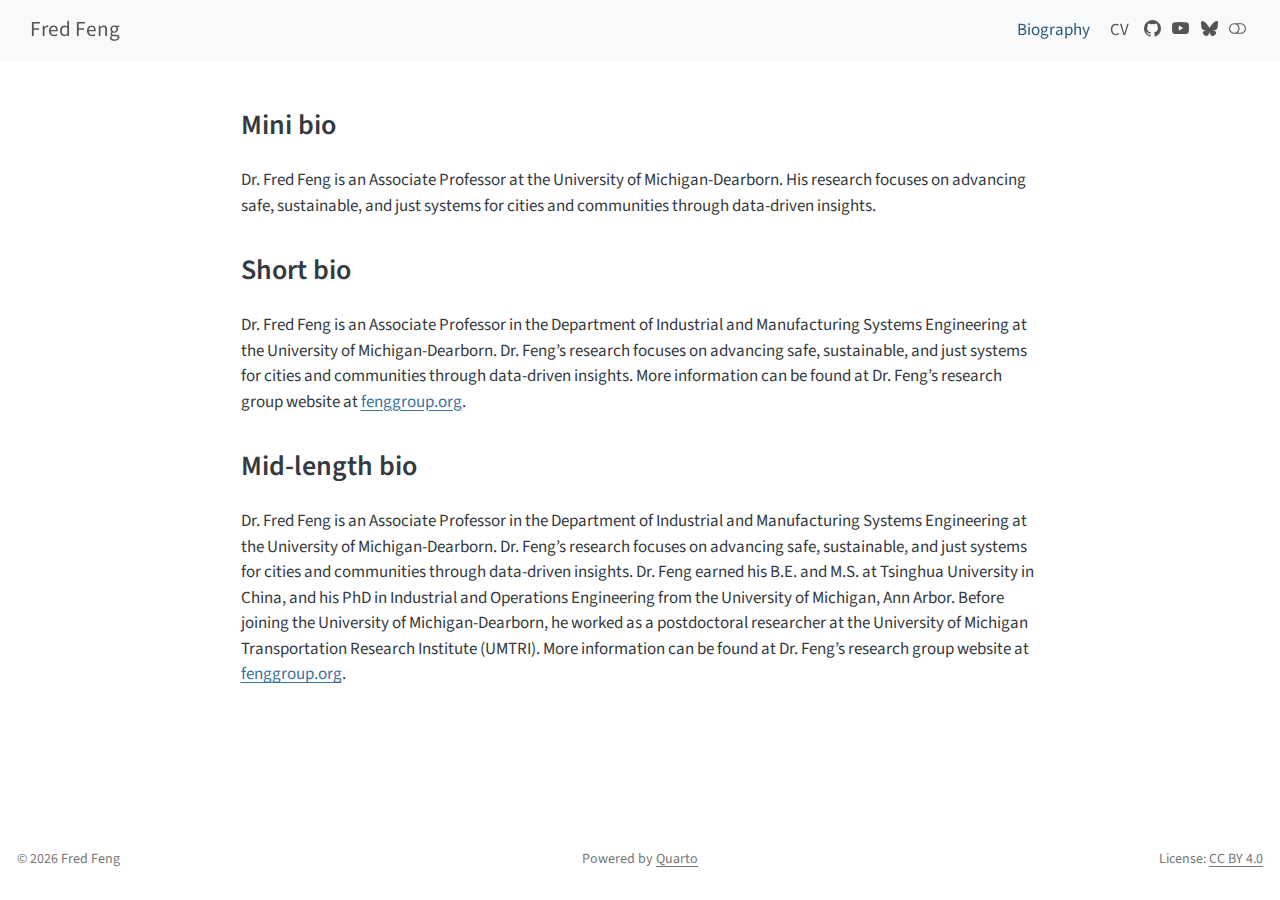
<file: bio.html>
<!DOCTYPE html>
<html xmlns="http://www.w3.org/1999/xhtml" lang="en" xml:lang="en"><head>

<meta charset="utf-8">
<meta name="generator" content="quarto-1.8.26">

<meta name="viewport" content="width=device-width, initial-scale=1.0, user-scalable=yes">


<title>bio – Fred Feng</title>
<style>
code{white-space: pre-wrap;}
span.smallcaps{font-variant: small-caps;}
div.columns{display: flex; gap: min(4vw, 1.5em);}
div.column{flex: auto; overflow-x: auto;}
div.hanging-indent{margin-left: 1.5em; text-indent: -1.5em;}
ul.task-list{list-style: none;}
ul.task-list li input[type="checkbox"] {
  width: 0.8em;
  margin: 0 0.8em 0.2em -1em; /* quarto-specific, see https://github.com/quarto-dev/quarto-cli/issues/4556 */ 
  vertical-align: middle;
}
</style>


<script src="site_libs/quarto-nav/quarto-nav.js"></script>
<script src="site_libs/quarto-nav/headroom.min.js"></script>
<script src="site_libs/clipboard/clipboard.min.js"></script>
<script src="site_libs/quarto-html/quarto.js" type="module"></script>
<script src="site_libs/quarto-html/tabsets/tabsets.js" type="module"></script>
<script src="site_libs/quarto-html/axe/axe-check.js" type="module"></script>
<script src="site_libs/quarto-html/popper.min.js"></script>
<script src="site_libs/quarto-html/tippy.umd.min.js"></script>
<script src="site_libs/quarto-html/anchor.min.js"></script>
<link href="site_libs/quarto-html/tippy.css" rel="stylesheet">
<link href="site_libs/quarto-html/quarto-syntax-highlighting-587c61ba64f3a5504c4d52d930310e48.css" rel="stylesheet" class="quarto-color-scheme" id="quarto-text-highlighting-styles">
<link href="site_libs/quarto-html/quarto-syntax-highlighting-dark-b758ccaa5987ceb1b75504551e579abf.css" rel="stylesheet" class="quarto-color-scheme quarto-color-alternate" id="quarto-text-highlighting-styles">
<script src="site_libs/bootstrap/bootstrap.min.js"></script>
<link href="site_libs/bootstrap/bootstrap-icons.css" rel="stylesheet">
<link href="site_libs/bootstrap/bootstrap-0ad878ed76a6099d61ea95889114d868.min.css" rel="stylesheet" append-hash="true" class="quarto-color-scheme" id="quarto-bootstrap" data-mode="light">
<link href="site_libs/bootstrap/bootstrap-dark-250839b6eee27e96ff0ef4e98519435a.min.css" rel="stylesheet" append-hash="true" class="quarto-color-scheme quarto-color-alternate" id="quarto-bootstrap" data-mode="dark">
<script id="quarto-search-options" type="application/json">{
  "language": {
    "search-no-results-text": "No results",
    "search-matching-documents-text": "matching documents",
    "search-copy-link-title": "Copy link to search",
    "search-hide-matches-text": "Hide additional matches",
    "search-more-match-text": "more match in this document",
    "search-more-matches-text": "more matches in this document",
    "search-clear-button-title": "Clear",
    "search-text-placeholder": "",
    "search-detached-cancel-button-title": "Cancel",
    "search-submit-button-title": "Submit",
    "search-label": "Search"
  }
}</script>


<link rel="stylesheet" href="assets/stylesheets/main.css">
</head>

<body class="nav-fixed fullcontent quarto-dark"><script id="quarto-html-before-body" type="application/javascript">
    const toggleBodyColorMode = (bsSheetEl) => {
      const mode = bsSheetEl.getAttribute("data-mode");
      const bodyEl = window.document.querySelector("body");
      if (mode === "dark") {
        bodyEl.classList.add("quarto-dark");
        bodyEl.classList.remove("quarto-light");
      } else {
        bodyEl.classList.add("quarto-light");
        bodyEl.classList.remove("quarto-dark");
      }
    }
    const toggleBodyColorPrimary = () => {
      const bsSheetEl = window.document.querySelector("link#quarto-bootstrap:not([rel=disabled-stylesheet])");
      if (bsSheetEl) {
        toggleBodyColorMode(bsSheetEl);
      }
    }
    const setColorSchemeToggle = (alternate) => {
      const toggles = window.document.querySelectorAll('.quarto-color-scheme-toggle');
      for (let i=0; i < toggles.length; i++) {
        const toggle = toggles[i];
        if (toggle) {
          if (alternate) {
            toggle.classList.add("alternate");
          } else {
            toggle.classList.remove("alternate");
          }
        }
      }
    };
    const toggleColorMode = (alternate) => {
      // Switch the stylesheets
      const primaryStylesheets = window.document.querySelectorAll('link.quarto-color-scheme:not(.quarto-color-alternate)');
      const alternateStylesheets = window.document.querySelectorAll('link.quarto-color-scheme.quarto-color-alternate');
      manageTransitions('#quarto-margin-sidebar .nav-link', false);
      if (alternate) {
        // note: dark is layered on light, we don't disable primary!
        enableStylesheet(alternateStylesheets);
        for (const sheetNode of alternateStylesheets) {
          if (sheetNode.id === "quarto-bootstrap") {
            toggleBodyColorMode(sheetNode);
          }
        }
      } else {
        disableStylesheet(alternateStylesheets);
        enableStylesheet(primaryStylesheets)
        toggleBodyColorPrimary();
      }
      manageTransitions('#quarto-margin-sidebar .nav-link', true);
      // Switch the toggles
      setColorSchemeToggle(alternate)
      // Hack to workaround the fact that safari doesn't
      // properly recolor the scrollbar when toggling (#1455)
      if (navigator.userAgent.indexOf('Safari') > 0 && navigator.userAgent.indexOf('Chrome') == -1) {
        manageTransitions("body", false);
        window.scrollTo(0, 1);
        setTimeout(() => {
          window.scrollTo(0, 0);
          manageTransitions("body", true);
        }, 40);
      }
    }
    const disableStylesheet = (stylesheets) => {
      for (let i=0; i < stylesheets.length; i++) {
        const stylesheet = stylesheets[i];
        stylesheet.rel = 'disabled-stylesheet';
      }
    }
    const enableStylesheet = (stylesheets) => {
      for (let i=0; i < stylesheets.length; i++) {
        const stylesheet = stylesheets[i];
        if(stylesheet.rel !== 'stylesheet') { // for Chrome, which will still FOUC without this check
          stylesheet.rel = 'stylesheet';
        }
      }
    }
    const manageTransitions = (selector, allowTransitions) => {
      const els = window.document.querySelectorAll(selector);
      for (let i=0; i < els.length; i++) {
        const el = els[i];
        if (allowTransitions) {
          el.classList.remove('notransition');
        } else {
          el.classList.add('notransition');
        }
      }
    }
    const isFileUrl = () => {
      return window.location.protocol === 'file:';
    }
    const hasAlternateSentinel = () => {
      let styleSentinel = getColorSchemeSentinel();
      if (styleSentinel !== null) {
        return styleSentinel === "alternate";
      } else {
        return false;
      }
    }
    const setStyleSentinel = (alternate) => {
      const value = alternate ? "alternate" : "default";
      if (!isFileUrl()) {
        window.localStorage.setItem("quarto-color-scheme", value);
      } else {
        localAlternateSentinel = value;
      }
    }
    const getColorSchemeSentinel = () => {
      if (!isFileUrl()) {
        const storageValue = window.localStorage.getItem("quarto-color-scheme");
        return storageValue != null ? storageValue : localAlternateSentinel;
      } else {
        return localAlternateSentinel;
      }
    }
    const toggleGiscusIfUsed = (isAlternate, darkModeDefault) => {
      const baseTheme = document.querySelector('#giscus-base-theme')?.value ?? 'light';
      const alternateTheme = document.querySelector('#giscus-alt-theme')?.value ?? 'dark';
      let newTheme = '';
      if(authorPrefersDark) {
        newTheme = isAlternate ? baseTheme : alternateTheme;
      } else {
        newTheme = isAlternate ? alternateTheme : baseTheme;
      }
      const changeGiscusTheme = () => {
        // From: https://github.com/giscus/giscus/issues/336
        const sendMessage = (message) => {
          const iframe = document.querySelector('iframe.giscus-frame');
          if (!iframe) return;
          iframe.contentWindow.postMessage({ giscus: message }, 'https://giscus.app');
        }
        sendMessage({
          setConfig: {
            theme: newTheme
          }
        });
      }
      const isGiscussLoaded = window.document.querySelector('iframe.giscus-frame') !== null;
      if (isGiscussLoaded) {
        changeGiscusTheme();
      }
    };
    const authorPrefersDark = true;
    const queryPrefersDark = window.matchMedia('(prefers-color-scheme: dark)');
    const darkModeDefault = queryPrefersDark.matches;
    let localAlternateSentinel = darkModeDefault ? 'alternate' : 'default';
    // Dark / light mode switch
    window.quartoToggleColorScheme = () => {
      // Read the current dark / light value
      let toAlternate = !hasAlternateSentinel();
      toggleColorMode(toAlternate);
      setStyleSentinel(toAlternate);
      toggleGiscusIfUsed(toAlternate, darkModeDefault);
      window.dispatchEvent(new Event('resize'));
    };
    queryPrefersDark.addEventListener("change", e => {
      if(window.localStorage.getItem("quarto-color-scheme") !== null)
        return;
      const alternate = e.matches
      toggleColorMode(alternate);
      localAlternateSentinel = e.matches ? 'alternate' : 'default'; // this is used alongside local storage!
      toggleGiscusIfUsed(alternate, darkModeDefault);
    });
    // Switch to dark mode if need be
    if (hasAlternateSentinel()) {
      toggleColorMode(true);
    } else {
      toggleColorMode(false);
    }
  </script>

<div id="quarto-search-results"></div>
  <header id="quarto-header" class="headroom fixed-top">
    <nav class="navbar navbar-expand-lg " data-bs-theme="dark">
      <div class="navbar-container container-fluid">
      <div class="navbar-brand-container mx-auto">
    <a class="navbar-brand" href="./index.html">
    <span class="navbar-title">Fred Feng</span>
    </a>
  </div>
          <button class="navbar-toggler" type="button" data-bs-toggle="collapse" data-bs-target="#navbarCollapse" aria-controls="navbarCollapse" role="menu" aria-expanded="false" aria-label="Toggle navigation" onclick="if (window.quartoToggleHeadroom) { window.quartoToggleHeadroom(); }">
  <span class="navbar-toggler-icon"></span>
</button>
          <div class="collapse navbar-collapse" id="navbarCollapse">
            <ul class="navbar-nav navbar-nav-scroll ms-auto">
  <li class="nav-item">
    <a class="nav-link active" href="./bio.html" aria-current="page"> 
<span class="menu-text">Biography</span></a>
  </li>  
  <li class="nav-item">
    <a class="nav-link" href="./cv/index.html"> 
<span class="menu-text">CV</span></a>
  </li>  
</ul>
          </div> <!-- /navcollapse -->
            <div class="quarto-navbar-tools tools-wide">
    <a href="https://github.com/frfeng" rel="noopener noreferrer" title="GitHub" class="quarto-navigation-tool px-1" aria-label="GitHub" target="_blank"><i class="bi bi-github"></i></a>
    <a href="https://www.youtube.com/@drfredfeng" rel="noopener noreferrer" title="YouTube" class="quarto-navigation-tool px-1" aria-label="YouTube" target="_blank"><i class="bi bi-youtube"></i></a>
    <a href="https://bsky.app/profile/fredfeng.bsky.social" rel="noopener noreferrer" title="Bluesky" class="quarto-navigation-tool px-1" aria-label="Bluesky" target="_blank"><i class="bi bi-bluesky"></i></a>
  <a href="" class="quarto-color-scheme-toggle quarto-navigation-tool  px-1" onclick="window.quartoToggleColorScheme(); return false;" title="Toggle dark mode"><i class="bi"></i></a>
</div>
      </div> <!-- /container-fluid -->
    </nav>
</header>
<!-- content -->
<div id="quarto-content" class="quarto-container page-columns page-rows-contents page-layout-article page-navbar">
<!-- sidebar -->
<!-- margin-sidebar -->
    
<!-- main -->
<main class="content" id="quarto-document-content"><header id="title-block-header" class="quarto-title-block"></header>





<section id="mini-bio" class="level2">
<h2 class="anchored" data-anchor-id="mini-bio">Mini bio</h2>
<p>Dr.&nbsp;Fred Feng is an Associate Professor at the University of Michigan-Dearborn. His research focuses on advancing safe, sustainable, and just systems for cities and communities through data-driven insights.</p>
</section>
<section id="short-bio" class="level2">
<h2 class="anchored" data-anchor-id="short-bio">Short bio</h2>
<p>Dr.&nbsp;Fred Feng is an Associate Professor in the Department of Industrial and Manufacturing Systems Engineering at the University of Michigan-Dearborn. Dr.&nbsp;Feng’s research focuses on advancing safe, sustainable, and just systems for cities and communities through data-driven insights. More information can be found at Dr.&nbsp;Feng’s research group website at <a href="https://fenggroup.org">fenggroup.org</a>.</p>
</section>
<section id="mid-length-bio" class="level2">
<h2 class="anchored" data-anchor-id="mid-length-bio">Mid-length bio</h2>
<p>Dr.&nbsp;Fred Feng is an Associate Professor in the Department of Industrial and Manufacturing Systems Engineering at the University of Michigan-Dearborn. Dr.&nbsp;Feng’s research focuses on advancing safe, sustainable, and just systems for cities and communities through data-driven insights. Dr.&nbsp;Feng earned his B.E. and M.S. at Tsinghua University in China, and his PhD in Industrial and Operations Engineering from the University of Michigan, Ann Arbor. Before joining the University of Michigan-Dearborn, he worked as a postdoctoral researcher at the University of Michigan Transportation Research Institute (UMTRI). More information can be found at Dr.&nbsp;Feng’s research group website at <a href="https://fenggroup.org">fenggroup.org</a>.</p>


</section>

</main> <!-- /main -->
<script id="quarto-html-after-body" type="application/javascript">
  window.document.addEventListener("DOMContentLoaded", function (event) {
    // Ensure there is a toggle, if there isn't float one in the top right
    if (window.document.querySelector('.quarto-color-scheme-toggle') === null) {
      const a = window.document.createElement('a');
      a.classList.add('top-right');
      a.classList.add('quarto-color-scheme-toggle');
      a.href = "";
      a.onclick = function() { try { window.quartoToggleColorScheme(); } catch {} return false; };
      const i = window.document.createElement("i");
      i.classList.add('bi');
      a.appendChild(i);
      window.document.body.appendChild(a);
    }
    setColorSchemeToggle(hasAlternateSentinel())
    const icon = "";
    const anchorJS = new window.AnchorJS();
    anchorJS.options = {
      placement: 'right',
      icon: icon
    };
    anchorJS.add('.anchored');
    const isCodeAnnotation = (el) => {
      for (const clz of el.classList) {
        if (clz.startsWith('code-annotation-')) {                     
          return true;
        }
      }
      return false;
    }
    const onCopySuccess = function(e) {
      // button target
      const button = e.trigger;
      // don't keep focus
      button.blur();
      // flash "checked"
      button.classList.add('code-copy-button-checked');
      var currentTitle = button.getAttribute("title");
      button.setAttribute("title", "Copied!");
      let tooltip;
      if (window.bootstrap) {
        button.setAttribute("data-bs-toggle", "tooltip");
        button.setAttribute("data-bs-placement", "left");
        button.setAttribute("data-bs-title", "Copied!");
        tooltip = new bootstrap.Tooltip(button, 
          { trigger: "manual", 
            customClass: "code-copy-button-tooltip",
            offset: [0, -8]});
        tooltip.show();    
      }
      setTimeout(function() {
        if (tooltip) {
          tooltip.hide();
          button.removeAttribute("data-bs-title");
          button.removeAttribute("data-bs-toggle");
          button.removeAttribute("data-bs-placement");
        }
        button.setAttribute("title", currentTitle);
        button.classList.remove('code-copy-button-checked');
      }, 1000);
      // clear code selection
      e.clearSelection();
    }
    const getTextToCopy = function(trigger) {
      const outerScaffold = trigger.parentElement.cloneNode(true);
      const codeEl = outerScaffold.querySelector('code');
      for (const childEl of codeEl.children) {
        if (isCodeAnnotation(childEl)) {
          childEl.remove();
        }
      }
      return codeEl.innerText;
    }
    const clipboard = new window.ClipboardJS('.code-copy-button:not([data-in-quarto-modal])', {
      text: getTextToCopy
    });
    clipboard.on('success', onCopySuccess);
    if (window.document.getElementById('quarto-embedded-source-code-modal')) {
      const clipboardModal = new window.ClipboardJS('.code-copy-button[data-in-quarto-modal]', {
        text: getTextToCopy,
        container: window.document.getElementById('quarto-embedded-source-code-modal')
      });
      clipboardModal.on('success', onCopySuccess);
    }
      var localhostRegex = new RegExp(/^(?:http|https):\/\/localhost\:?[0-9]*\//);
      var mailtoRegex = new RegExp(/^mailto:/);
        var filterRegex = new RegExp("https:\/\/fenggroup\.org\/fredfeng");
      var isInternal = (href) => {
          return filterRegex.test(href) || localhostRegex.test(href) || mailtoRegex.test(href);
      }
      // Inspect non-navigation links and adorn them if external
     var links = window.document.querySelectorAll('a[href]:not(.nav-link):not(.navbar-brand):not(.toc-action):not(.sidebar-link):not(.sidebar-item-toggle):not(.pagination-link):not(.no-external):not([aria-hidden]):not(.dropdown-item):not(.quarto-navigation-tool):not(.about-link)');
      for (var i=0; i<links.length; i++) {
        const link = links[i];
        if (!isInternal(link.href)) {
          // undo the damage that might have been done by quarto-nav.js in the case of
          // links that we want to consider external
          if (link.dataset.originalHref !== undefined) {
            link.href = link.dataset.originalHref;
          }
        }
      }
    function tippyHover(el, contentFn, onTriggerFn, onUntriggerFn) {
      const config = {
        allowHTML: true,
        maxWidth: 500,
        delay: 100,
        arrow: false,
        appendTo: function(el) {
            return el.parentElement;
        },
        interactive: true,
        interactiveBorder: 10,
        theme: 'quarto',
        placement: 'bottom-start',
      };
      if (contentFn) {
        config.content = contentFn;
      }
      if (onTriggerFn) {
        config.onTrigger = onTriggerFn;
      }
      if (onUntriggerFn) {
        config.onUntrigger = onUntriggerFn;
      }
      window.tippy(el, config); 
    }
    const noterefs = window.document.querySelectorAll('a[role="doc-noteref"]');
    for (var i=0; i<noterefs.length; i++) {
      const ref = noterefs[i];
      tippyHover(ref, function() {
        // use id or data attribute instead here
        let href = ref.getAttribute('data-footnote-href') || ref.getAttribute('href');
        try { href = new URL(href).hash; } catch {}
        const id = href.replace(/^#\/?/, "");
        const note = window.document.getElementById(id);
        if (note) {
          return note.innerHTML;
        } else {
          return "";
        }
      });
    }
    const xrefs = window.document.querySelectorAll('a.quarto-xref');
    const processXRef = (id, note) => {
      // Strip column container classes
      const stripColumnClz = (el) => {
        el.classList.remove("page-full", "page-columns");
        if (el.children) {
          for (const child of el.children) {
            stripColumnClz(child);
          }
        }
      }
      stripColumnClz(note)
      if (id === null || id.startsWith('sec-')) {
        // Special case sections, only their first couple elements
        const container = document.createElement("div");
        if (note.children && note.children.length > 2) {
          container.appendChild(note.children[0].cloneNode(true));
          for (let i = 1; i < note.children.length; i++) {
            const child = note.children[i];
            if (child.tagName === "P" && child.innerText === "") {
              continue;
            } else {
              container.appendChild(child.cloneNode(true));
              break;
            }
          }
          if (window.Quarto?.typesetMath) {
            window.Quarto.typesetMath(container);
          }
          return container.innerHTML
        } else {
          if (window.Quarto?.typesetMath) {
            window.Quarto.typesetMath(note);
          }
          return note.innerHTML;
        }
      } else {
        // Remove any anchor links if they are present
        const anchorLink = note.querySelector('a.anchorjs-link');
        if (anchorLink) {
          anchorLink.remove();
        }
        if (window.Quarto?.typesetMath) {
          window.Quarto.typesetMath(note);
        }
        if (note.classList.contains("callout")) {
          return note.outerHTML;
        } else {
          return note.innerHTML;
        }
      }
    }
    for (var i=0; i<xrefs.length; i++) {
      const xref = xrefs[i];
      tippyHover(xref, undefined, function(instance) {
        instance.disable();
        let url = xref.getAttribute('href');
        let hash = undefined; 
        if (url.startsWith('#')) {
          hash = url;
        } else {
          try { hash = new URL(url).hash; } catch {}
        }
        if (hash) {
          const id = hash.replace(/^#\/?/, "");
          const note = window.document.getElementById(id);
          if (note !== null) {
            try {
              const html = processXRef(id, note.cloneNode(true));
              instance.setContent(html);
            } finally {
              instance.enable();
              instance.show();
            }
          } else {
            // See if we can fetch this
            fetch(url.split('#')[0])
            .then(res => res.text())
            .then(html => {
              const parser = new DOMParser();
              const htmlDoc = parser.parseFromString(html, "text/html");
              const note = htmlDoc.getElementById(id);
              if (note !== null) {
                const html = processXRef(id, note);
                instance.setContent(html);
              } 
            }).finally(() => {
              instance.enable();
              instance.show();
            });
          }
        } else {
          // See if we can fetch a full url (with no hash to target)
          // This is a special case and we should probably do some content thinning / targeting
          fetch(url)
          .then(res => res.text())
          .then(html => {
            const parser = new DOMParser();
            const htmlDoc = parser.parseFromString(html, "text/html");
            const note = htmlDoc.querySelector('main.content');
            if (note !== null) {
              // This should only happen for chapter cross references
              // (since there is no id in the URL)
              // remove the first header
              if (note.children.length > 0 && note.children[0].tagName === "HEADER") {
                note.children[0].remove();
              }
              const html = processXRef(null, note);
              instance.setContent(html);
            } 
          }).finally(() => {
            instance.enable();
            instance.show();
          });
        }
      }, function(instance) {
      });
    }
        let selectedAnnoteEl;
        const selectorForAnnotation = ( cell, annotation) => {
          let cellAttr = 'data-code-cell="' + cell + '"';
          let lineAttr = 'data-code-annotation="' +  annotation + '"';
          const selector = 'span[' + cellAttr + '][' + lineAttr + ']';
          return selector;
        }
        const selectCodeLines = (annoteEl) => {
          const doc = window.document;
          const targetCell = annoteEl.getAttribute("data-target-cell");
          const targetAnnotation = annoteEl.getAttribute("data-target-annotation");
          const annoteSpan = window.document.querySelector(selectorForAnnotation(targetCell, targetAnnotation));
          const lines = annoteSpan.getAttribute("data-code-lines").split(",");
          const lineIds = lines.map((line) => {
            return targetCell + "-" + line;
          })
          let top = null;
          let height = null;
          let parent = null;
          if (lineIds.length > 0) {
              //compute the position of the single el (top and bottom and make a div)
              const el = window.document.getElementById(lineIds[0]);
              top = el.offsetTop;
              height = el.offsetHeight;
              parent = el.parentElement.parentElement;
            if (lineIds.length > 1) {
              const lastEl = window.document.getElementById(lineIds[lineIds.length - 1]);
              const bottom = lastEl.offsetTop + lastEl.offsetHeight;
              height = bottom - top;
            }
            if (top !== null && height !== null && parent !== null) {
              // cook up a div (if necessary) and position it 
              let div = window.document.getElementById("code-annotation-line-highlight");
              if (div === null) {
                div = window.document.createElement("div");
                div.setAttribute("id", "code-annotation-line-highlight");
                div.style.position = 'absolute';
                parent.appendChild(div);
              }
              div.style.top = top - 2 + "px";
              div.style.height = height + 4 + "px";
              div.style.left = 0;
              let gutterDiv = window.document.getElementById("code-annotation-line-highlight-gutter");
              if (gutterDiv === null) {
                gutterDiv = window.document.createElement("div");
                gutterDiv.setAttribute("id", "code-annotation-line-highlight-gutter");
                gutterDiv.style.position = 'absolute';
                const codeCell = window.document.getElementById(targetCell);
                const gutter = codeCell.querySelector('.code-annotation-gutter');
                gutter.appendChild(gutterDiv);
              }
              gutterDiv.style.top = top - 2 + "px";
              gutterDiv.style.height = height + 4 + "px";
            }
            selectedAnnoteEl = annoteEl;
          }
        };
        const unselectCodeLines = () => {
          const elementsIds = ["code-annotation-line-highlight", "code-annotation-line-highlight-gutter"];
          elementsIds.forEach((elId) => {
            const div = window.document.getElementById(elId);
            if (div) {
              div.remove();
            }
          });
          selectedAnnoteEl = undefined;
        };
          // Handle positioning of the toggle
      window.addEventListener(
        "resize",
        throttle(() => {
          elRect = undefined;
          if (selectedAnnoteEl) {
            selectCodeLines(selectedAnnoteEl);
          }
        }, 10)
      );
      function throttle(fn, ms) {
      let throttle = false;
      let timer;
        return (...args) => {
          if(!throttle) { // first call gets through
              fn.apply(this, args);
              throttle = true;
          } else { // all the others get throttled
              if(timer) clearTimeout(timer); // cancel #2
              timer = setTimeout(() => {
                fn.apply(this, args);
                timer = throttle = false;
              }, ms);
          }
        };
      }
        // Attach click handler to the DT
        const annoteDls = window.document.querySelectorAll('dt[data-target-cell]');
        for (const annoteDlNode of annoteDls) {
          annoteDlNode.addEventListener('click', (event) => {
            const clickedEl = event.target;
            if (clickedEl !== selectedAnnoteEl) {
              unselectCodeLines();
              const activeEl = window.document.querySelector('dt[data-target-cell].code-annotation-active');
              if (activeEl) {
                activeEl.classList.remove('code-annotation-active');
              }
              selectCodeLines(clickedEl);
              clickedEl.classList.add('code-annotation-active');
            } else {
              // Unselect the line
              unselectCodeLines();
              clickedEl.classList.remove('code-annotation-active');
            }
          });
        }
    const findCites = (el) => {
      const parentEl = el.parentElement;
      if (parentEl) {
        const cites = parentEl.dataset.cites;
        if (cites) {
          return {
            el,
            cites: cites.split(' ')
          };
        } else {
          return findCites(el.parentElement)
        }
      } else {
        return undefined;
      }
    };
    var bibliorefs = window.document.querySelectorAll('a[role="doc-biblioref"]');
    for (var i=0; i<bibliorefs.length; i++) {
      const ref = bibliorefs[i];
      const citeInfo = findCites(ref);
      if (citeInfo) {
        tippyHover(citeInfo.el, function() {
          var popup = window.document.createElement('div');
          citeInfo.cites.forEach(function(cite) {
            var citeDiv = window.document.createElement('div');
            citeDiv.classList.add('hanging-indent');
            citeDiv.classList.add('csl-entry');
            var biblioDiv = window.document.getElementById('ref-' + cite);
            if (biblioDiv) {
              citeDiv.innerHTML = biblioDiv.innerHTML;
            }
            popup.appendChild(citeDiv);
          });
          return popup.innerHTML;
        });
      }
    }
  });
  </script>
</div> <!-- /content -->
<footer class="footer">
  <div class="nav-footer">
    <div class="nav-footer-left">
<p>© <span id="current-year"></span> Fred Feng</p>
</div>   
    <div class="nav-footer-center">
<p>Powered by <a href="https://quarto.org" target="_blank">Quarto</a></p>
</div>
    <div class="nav-footer-right">
<p>License: <a href="https://creativecommons.org/licenses/by/4.0/" target="_blank">CC BY 4.0</a></p>
</div>
  </div>
</footer>
<script id="quarto-current-year" type="text/javascript">
  document.addEventListener("DOMContentLoaded", function () {
    const currentYear = new Date().getFullYear();
    document.getElementById('current-year').textContent = currentYear;
  });
</script>




</body></html>
</file>
<file: site_libs/quarto-html/tippy.css>
.tippy-box[data-animation=fade][data-state=hidden]{opacity:0}[data-tippy-root]{max-width:calc(100vw - 10px)}.tippy-box{position:relative;background-color:#333;color:#fff;border-radius:4px;font-size:14px;line-height:1.4;white-space:normal;outline:0;transition-property:transform,visibility,opacity}.tippy-box[data-placement^=top]>.tippy-arrow{bottom:0}.tippy-box[data-placement^=top]>.tippy-arrow:before{bottom:-7px;left:0;border-width:8px 8px 0;border-top-color:initial;transform-origin:center top}.tippy-box[data-placement^=bottom]>.tippy-arrow{top:0}.tippy-box[data-placement^=bottom]>.tippy-arrow:before{top:-7px;left:0;border-width:0 8px 8px;border-bottom-color:initial;transform-origin:center bottom}.tippy-box[data-placement^=left]>.tippy-arrow{right:0}.tippy-box[data-placement^=left]>.tippy-arrow:before{border-width:8px 0 8px 8px;border-left-color:initial;right:-7px;transform-origin:center left}.tippy-box[data-placement^=right]>.tippy-arrow{left:0}.tippy-box[data-placement^=right]>.tippy-arrow:before{left:-7px;border-width:8px 8px 8px 0;border-right-color:initial;transform-origin:center right}.tippy-box[data-inertia][data-state=visible]{transition-timing-function:cubic-bezier(.54,1.5,.38,1.11)}.tippy-arrow{width:16px;height:16px;color:#333}.tippy-arrow:before{content:"";position:absolute;border-color:transparent;border-style:solid}.tippy-content{position:relative;padding:5px 9px;z-index:1}
</file>
<file: site_libs/quarto-html/quarto-syntax-highlighting-ed96de9b727972fe78a7b5d16c58bf87.css>
/* quarto syntax highlight colors */
:root {
  --quarto-hl-ot-color: #003B4F;
  --quarto-hl-at-color: #657422;
  --quarto-hl-ss-color: #20794D;
  --quarto-hl-an-color: #5E5E5E;
  --quarto-hl-fu-color: #4758AB;
  --quarto-hl-st-color: #20794D;
  --quarto-hl-cf-color: #003B4F;
  --quarto-hl-op-color: #5E5E5E;
  --quarto-hl-er-color: #AD0000;
  --quarto-hl-bn-color: #AD0000;
  --quarto-hl-al-color: #AD0000;
  --quarto-hl-va-color: #111111;
  --quarto-hl-bu-color: inherit;
  --quarto-hl-ex-color: inherit;
  --quarto-hl-pp-color: #AD0000;
  --quarto-hl-in-color: #5E5E5E;
  --quarto-hl-vs-color: #20794D;
  --quarto-hl-wa-color: #5E5E5E;
  --quarto-hl-do-color: #5E5E5E;
  --quarto-hl-im-color: #00769E;
  --quarto-hl-ch-color: #20794D;
  --quarto-hl-dt-color: #AD0000;
  --quarto-hl-fl-color: #AD0000;
  --quarto-hl-co-color: #5E5E5E;
  --quarto-hl-cv-color: #5E5E5E;
  --quarto-hl-cn-color: #8f5902;
  --quarto-hl-sc-color: #5E5E5E;
  --quarto-hl-dv-color: #AD0000;
  --quarto-hl-kw-color: #003B4F;
}

/* other quarto variables */
:root {
  --quarto-font-monospace: SFMono-Regular, Menlo, Monaco, Consolas, "Liberation Mono", "Courier New", monospace;
}

/* syntax highlight based on Pandoc's rules */
pre > code.sourceCode > span {
  color: #003B4F;
}

code.sourceCode > span {
  color: #003B4F;
}

div.sourceCode,
div.sourceCode pre.sourceCode {
  color: #003B4F;
}

/* Normal */
code span {
  color: #003B4F;
}

/* Alert */
code span.al {
  color: #AD0000;
  font-style: inherit;
}

/* Annotation */
code span.an {
  color: #5E5E5E;
  font-style: inherit;
}

/* Attribute */
code span.at {
  color: #657422;
  font-style: inherit;
}

/* BaseN */
code span.bn {
  color: #AD0000;
  font-style: inherit;
}

/* BuiltIn */
code span.bu {
  font-style: inherit;
}

/* ControlFlow */
code span.cf {
  color: #003B4F;
  font-weight: bold;
  font-style: inherit;
}

/* Char */
code span.ch {
  color: #20794D;
  font-style: inherit;
}

/* Constant */
code span.cn {
  color: #8f5902;
  font-style: inherit;
}

/* Comment */
code span.co {
  color: #5E5E5E;
  font-style: inherit;
}

/* CommentVar */
code span.cv {
  color: #5E5E5E;
  font-style: italic;
}

/* Documentation */
code span.do {
  color: #5E5E5E;
  font-style: italic;
}

/* DataType */
code span.dt {
  color: #AD0000;
  font-style: inherit;
}

/* DecVal */
code span.dv {
  color: #AD0000;
  font-style: inherit;
}

/* Error */
code span.er {
  color: #AD0000;
  font-style: inherit;
}

/* Extension */
code span.ex {
  font-style: inherit;
}

/* Float */
code span.fl {
  color: #AD0000;
  font-style: inherit;
}

/* Function */
code span.fu {
  color: #4758AB;
  font-style: inherit;
}

/* Import */
code span.im {
  color: #00769E;
  font-style: inherit;
}

/* Information */
code span.in {
  color: #5E5E5E;
  font-style: inherit;
}

/* Keyword */
code span.kw {
  color: #003B4F;
  font-weight: bold;
  font-style: inherit;
}

/* Operator */
code span.op {
  color: #5E5E5E;
  font-style: inherit;
}

/* Other */
code span.ot {
  color: #003B4F;
  font-style: inherit;
}

/* Preprocessor */
code span.pp {
  color: #AD0000;
  font-style: inherit;
}

/* SpecialChar */
code span.sc {
  color: #5E5E5E;
  font-style: inherit;
}

/* SpecialString */
code span.ss {
  color: #20794D;
  font-style: inherit;
}

/* String */
code span.st {
  color: #20794D;
  font-style: inherit;
}

/* Variable */
code span.va {
  color: #111111;
  font-style: inherit;
}

/* VerbatimString */
code span.vs {
  color: #20794D;
  font-style: inherit;
}

/* Warning */
code span.wa {
  color: #5E5E5E;
  font-style: italic;
}

.prevent-inlining {
  content: "</";
}

/*# sourceMappingURL=0920dd6d7437995b8cdf7429764427b1.css.map */
</file>
<file: site_libs/quarto-html/quarto-syntax-highlighting-dark-4d9afe2b8d18ee9fa5d0d57b5ed4214d.css>
/* quarto syntax highlight colors */
:root {
  --quarto-hl-al-color: #f07178;
  --quarto-hl-an-color: #d4d0ab;
  --quarto-hl-at-color: #00e0e0;
  --quarto-hl-bn-color: #d4d0ab;
  --quarto-hl-bu-color: #abe338;
  --quarto-hl-ch-color: #abe338;
  --quarto-hl-co-color: #f8f8f2;
  --quarto-hl-cv-color: #ffd700;
  --quarto-hl-cn-color: #ffd700;
  --quarto-hl-cf-color: #ffa07a;
  --quarto-hl-dt-color: #ffa07a;
  --quarto-hl-dv-color: #d4d0ab;
  --quarto-hl-do-color: #f8f8f2;
  --quarto-hl-er-color: #f07178;
  --quarto-hl-ex-color: #00e0e0;
  --quarto-hl-fl-color: #d4d0ab;
  --quarto-hl-fu-color: #ffa07a;
  --quarto-hl-im-color: #abe338;
  --quarto-hl-in-color: #d4d0ab;
  --quarto-hl-kw-color: #ffa07a;
  --quarto-hl-op-color: #ffa07a;
  --quarto-hl-ot-color: #00e0e0;
  --quarto-hl-pp-color: #dcc6e0;
  --quarto-hl-re-color: #00e0e0;
  --quarto-hl-sc-color: #abe338;
  --quarto-hl-ss-color: #abe338;
  --quarto-hl-st-color: #abe338;
  --quarto-hl-va-color: #00e0e0;
  --quarto-hl-vs-color: #abe338;
  --quarto-hl-wa-color: #dcc6e0;
}

/* other quarto variables */
:root {
  --quarto-font-monospace: SFMono-Regular, Menlo, Monaco, Consolas, "Liberation Mono", "Courier New", monospace;
}

/* syntax highlight based on Pandoc's rules */
pre > code.sourceCode > span {
  color: #f8f8f2;
}

code.sourceCode > span {
  color: #f8f8f2;
}

div.sourceCode,
div.sourceCode pre.sourceCode {
  color: #f8f8f2;
}

/* Normal */
code span {
  color: #f8f8f2;
}

/* Alert */
code span.al {
  color: #f07178;
}

/* Annotation */
code span.an {
  color: #d4d0ab;
}

/* Attribute */
code span.at {
  color: #00e0e0;
}

/* BaseN */
code span.bn {
  color: #d4d0ab;
}

/* BuiltIn */
code span.bu {
  color: #abe338;
}

/* ControlFlow */
code span.cf {
  font-weight: bold;
  color: #ffa07a;
}

/* Char */
code span.ch {
  color: #abe338;
}

/* Constant */
code span.cn {
  color: #ffd700;
}

/* Comment */
code span.co {
  font-style: italic;
  color: #f8f8f2;
}

/* CommentVar */
code span.cv {
  color: #ffd700;
}

/* Documentation */
code span.do {
  color: #f8f8f2;
}

/* DataType */
code span.dt {
  color: #ffa07a;
}

/* DecVal */
code span.dv {
  color: #d4d0ab;
}

/* Error */
code span.er {
  color: #f07178;
  text-decoration: underline;
}

/* Extension */
code span.ex {
  font-weight: bold;
  color: #00e0e0;
}

/* Float */
code span.fl {
  color: #d4d0ab;
}

/* Function */
code span.fu {
  color: #ffa07a;
}

/* Import */
code span.im {
  color: #abe338;
}

/* Information */
code span.in {
  color: #d4d0ab;
}

/* Keyword */
code span.kw {
  font-weight: bold;
  color: #ffa07a;
}

/* Operator */
code span.op {
  color: #ffa07a;
}

/* Other */
code span.ot {
  color: #00e0e0;
}

/* Preprocessor */
code span.pp {
  color: #dcc6e0;
}

/* RegionMarker */
code span.re {
  background-color: #f8f8f2;
  color: #00e0e0;
}

/* SpecialChar */
code span.sc {
  color: #abe338;
}

/* SpecialString */
code span.ss {
  color: #abe338;
}

/* String */
code span.st {
  color: #abe338;
}

/* Variable */
code span.va {
  color: #00e0e0;
}

/* VerbatimString */
code span.vs {
  color: #abe338;
}

/* Warning */
code span.wa {
  color: #dcc6e0;
}

.prevent-inlining {
  content: "</";
}

/*# sourceMappingURL=86edf53ecdff796acf02dbceed379426.css.map */
</file>
<file: assets/stylesheets/main.css>
#profile-img img{
    width: 100%;
	border-radius:50%;
    margin-bottom: 0px;
}

#profile-img-gallery img{
	border-radius:3%;
}

#homepage-container {
    position: relative;
    width: 80%;
    margin: 0 auto;
}

hr {
    margin-top: 0px;
}

h2 {
  border-bottom: none;
}

#cv-name-title {
    font-size: 40px; 
    font-weight: bold;
}
</file>
<file: site_libs/quarto-html/quarto-syntax-highlighting-587c61ba64f3a5504c4d52d930310e48.css>
/* quarto syntax highlight colors */
:root {
  --quarto-hl-ot-color: #003B4F;
  --quarto-hl-at-color: #657422;
  --quarto-hl-ss-color: #20794D;
  --quarto-hl-an-color: #5E5E5E;
  --quarto-hl-fu-color: #4758AB;
  --quarto-hl-st-color: #20794D;
  --quarto-hl-cf-color: #003B4F;
  --quarto-hl-op-color: #5E5E5E;
  --quarto-hl-er-color: #AD0000;
  --quarto-hl-bn-color: #AD0000;
  --quarto-hl-al-color: #AD0000;
  --quarto-hl-va-color: #111111;
  --quarto-hl-bu-color: inherit;
  --quarto-hl-ex-color: inherit;
  --quarto-hl-pp-color: #AD0000;
  --quarto-hl-in-color: #5E5E5E;
  --quarto-hl-vs-color: #20794D;
  --quarto-hl-wa-color: #5E5E5E;
  --quarto-hl-do-color: #5E5E5E;
  --quarto-hl-im-color: #00769E;
  --quarto-hl-ch-color: #20794D;
  --quarto-hl-dt-color: #AD0000;
  --quarto-hl-fl-color: #AD0000;
  --quarto-hl-co-color: #5E5E5E;
  --quarto-hl-cv-color: #5E5E5E;
  --quarto-hl-cn-color: #8f5902;
  --quarto-hl-sc-color: #5E5E5E;
  --quarto-hl-dv-color: #AD0000;
  --quarto-hl-kw-color: #003B4F;
}

/* other quarto variables */
:root {
  --quarto-font-monospace: SFMono-Regular, Menlo, Monaco, Consolas, "Liberation Mono", "Courier New", monospace;
}

/* syntax highlight based on Pandoc's rules */
pre > code.sourceCode > span {
  color: #003B4F;
}

code.sourceCode > span {
  color: #003B4F;
}

div.sourceCode,
div.sourceCode pre.sourceCode {
  color: #003B4F;
}

/* Normal */
code span {
  color: #003B4F;
}

/* Alert */
code span.al {
  color: #AD0000;
  font-style: inherit;
}

/* Annotation */
code span.an {
  color: #5E5E5E;
  font-style: inherit;
}

/* Attribute */
code span.at {
  color: #657422;
  font-style: inherit;
}

/* BaseN */
code span.bn {
  color: #AD0000;
  font-style: inherit;
}

/* BuiltIn */
code span.bu {
  font-style: inherit;
}

/* ControlFlow */
code span.cf {
  color: #003B4F;
  font-weight: bold;
  font-style: inherit;
}

/* Char */
code span.ch {
  color: #20794D;
  font-style: inherit;
}

/* Constant */
code span.cn {
  color: #8f5902;
  font-style: inherit;
}

/* Comment */
code span.co {
  color: #5E5E5E;
  font-style: inherit;
}

/* CommentVar */
code span.cv {
  color: #5E5E5E;
  font-style: italic;
}

/* Documentation */
code span.do {
  color: #5E5E5E;
  font-style: italic;
}

/* DataType */
code span.dt {
  color: #AD0000;
  font-style: inherit;
}

/* DecVal */
code span.dv {
  color: #AD0000;
  font-style: inherit;
}

/* Error */
code span.er {
  color: #AD0000;
  font-style: inherit;
}

/* Extension */
code span.ex {
  font-style: inherit;
}

/* Float */
code span.fl {
  color: #AD0000;
  font-style: inherit;
}

/* Function */
code span.fu {
  color: #4758AB;
  font-style: inherit;
}

/* Import */
code span.im {
  color: #00769E;
  font-style: inherit;
}

/* Information */
code span.in {
  color: #5E5E5E;
  font-style: inherit;
}

/* Keyword */
code span.kw {
  color: #003B4F;
  font-weight: bold;
  font-style: inherit;
}

/* Operator */
code span.op {
  color: #5E5E5E;
  font-style: inherit;
}

/* Other */
code span.ot {
  color: #003B4F;
  font-style: inherit;
}

/* Preprocessor */
code span.pp {
  color: #AD0000;
  font-style: inherit;
}

/* SpecialChar */
code span.sc {
  color: #5E5E5E;
  font-style: inherit;
}

/* SpecialString */
code span.ss {
  color: #20794D;
  font-style: inherit;
}

/* String */
code span.st {
  color: #20794D;
  font-style: inherit;
}

/* Variable */
code span.va {
  color: #111111;
  font-style: inherit;
}

/* VerbatimString */
code span.vs {
  color: #20794D;
  font-style: inherit;
}

/* Warning */
code span.wa {
  color: #5E5E5E;
  font-style: italic;
}

.prevent-inlining {
  content: "</";
}

/*# sourceMappingURL=2dce1cc6c82594539e1579de68416b47.css.map */
</file>
<file: site_libs/quarto-html/quarto-syntax-highlighting-dark-b758ccaa5987ceb1b75504551e579abf.css>
/* quarto syntax highlight colors */
:root {
  --quarto-hl-al-color: #f07178;
  --quarto-hl-an-color: #d4d0ab;
  --quarto-hl-at-color: #00e0e0;
  --quarto-hl-bn-color: #d4d0ab;
  --quarto-hl-bu-color: #abe338;
  --quarto-hl-ch-color: #abe338;
  --quarto-hl-co-color: #f8f8f2;
  --quarto-hl-cv-color: #ffd700;
  --quarto-hl-cn-color: #ffd700;
  --quarto-hl-cf-color: #ffa07a;
  --quarto-hl-dt-color: #ffa07a;
  --quarto-hl-dv-color: #d4d0ab;
  --quarto-hl-do-color: #f8f8f2;
  --quarto-hl-er-color: #f07178;
  --quarto-hl-ex-color: #00e0e0;
  --quarto-hl-fl-color: #d4d0ab;
  --quarto-hl-fu-color: #ffa07a;
  --quarto-hl-im-color: #abe338;
  --quarto-hl-in-color: #d4d0ab;
  --quarto-hl-kw-color: #ffa07a;
  --quarto-hl-op-color: #ffa07a;
  --quarto-hl-ot-color: #00e0e0;
  --quarto-hl-pp-color: #dcc6e0;
  --quarto-hl-re-color: #00e0e0;
  --quarto-hl-sc-color: #abe338;
  --quarto-hl-ss-color: #abe338;
  --quarto-hl-st-color: #abe338;
  --quarto-hl-va-color: #00e0e0;
  --quarto-hl-vs-color: #abe338;
  --quarto-hl-wa-color: #dcc6e0;
}

/* other quarto variables */
:root {
  --quarto-font-monospace: SFMono-Regular, Menlo, Monaco, Consolas, "Liberation Mono", "Courier New", monospace;
}

/* syntax highlight based on Pandoc's rules */
pre > code.sourceCode > span {
  color: #f8f8f2;
}

code.sourceCode > span {
  color: #f8f8f2;
}

div.sourceCode,
div.sourceCode pre.sourceCode {
  color: #f8f8f2;
}

/* Normal */
code span {
  color: #f8f8f2;
}

/* Alert */
code span.al {
  color: #f07178;
}

/* Annotation */
code span.an {
  color: #d4d0ab;
}

/* Attribute */
code span.at {
  color: #00e0e0;
}

/* BaseN */
code span.bn {
  color: #d4d0ab;
}

/* BuiltIn */
code span.bu {
  color: #abe338;
}

/* ControlFlow */
code span.cf {
  font-weight: bold;
  color: #ffa07a;
}

/* Char */
code span.ch {
  color: #abe338;
}

/* Constant */
code span.cn {
  color: #ffd700;
}

/* Comment */
code span.co {
  font-style: italic;
  color: #f8f8f2;
}

/* CommentVar */
code span.cv {
  color: #ffd700;
}

/* Documentation */
code span.do {
  color: #f8f8f2;
}

/* DataType */
code span.dt {
  color: #ffa07a;
}

/* DecVal */
code span.dv {
  color: #d4d0ab;
}

/* Error */
code span.er {
  color: #f07178;
  text-decoration: underline;
}

/* Extension */
code span.ex {
  font-weight: bold;
  color: #00e0e0;
}

/* Float */
code span.fl {
  color: #d4d0ab;
}

/* Function */
code span.fu {
  color: #ffa07a;
}

/* Import */
code span.im {
  color: #abe338;
}

/* Information */
code span.in {
  color: #d4d0ab;
}

/* Keyword */
code span.kw {
  font-weight: bold;
  color: #ffa07a;
}

/* Operator */
code span.op {
  color: #ffa07a;
}

/* Other */
code span.ot {
  color: #00e0e0;
}

/* Preprocessor */
code span.pp {
  color: #dcc6e0;
}

/* RegionMarker */
code span.re {
  background-color: #f8f8f2;
  color: #00e0e0;
}

/* SpecialChar */
code span.sc {
  color: #abe338;
}

/* SpecialString */
code span.ss {
  color: #abe338;
}

/* String */
code span.st {
  color: #abe338;
}

/* Variable */
code span.va {
  color: #00e0e0;
}

/* VerbatimString */
code span.vs {
  color: #abe338;
}

/* Warning */
code span.wa {
  color: #dcc6e0;
}

.prevent-inlining {
  content: "</";
}

/*# sourceMappingURL=6c091f0476edacc1e88d089996040f32.css.map */
</file>
